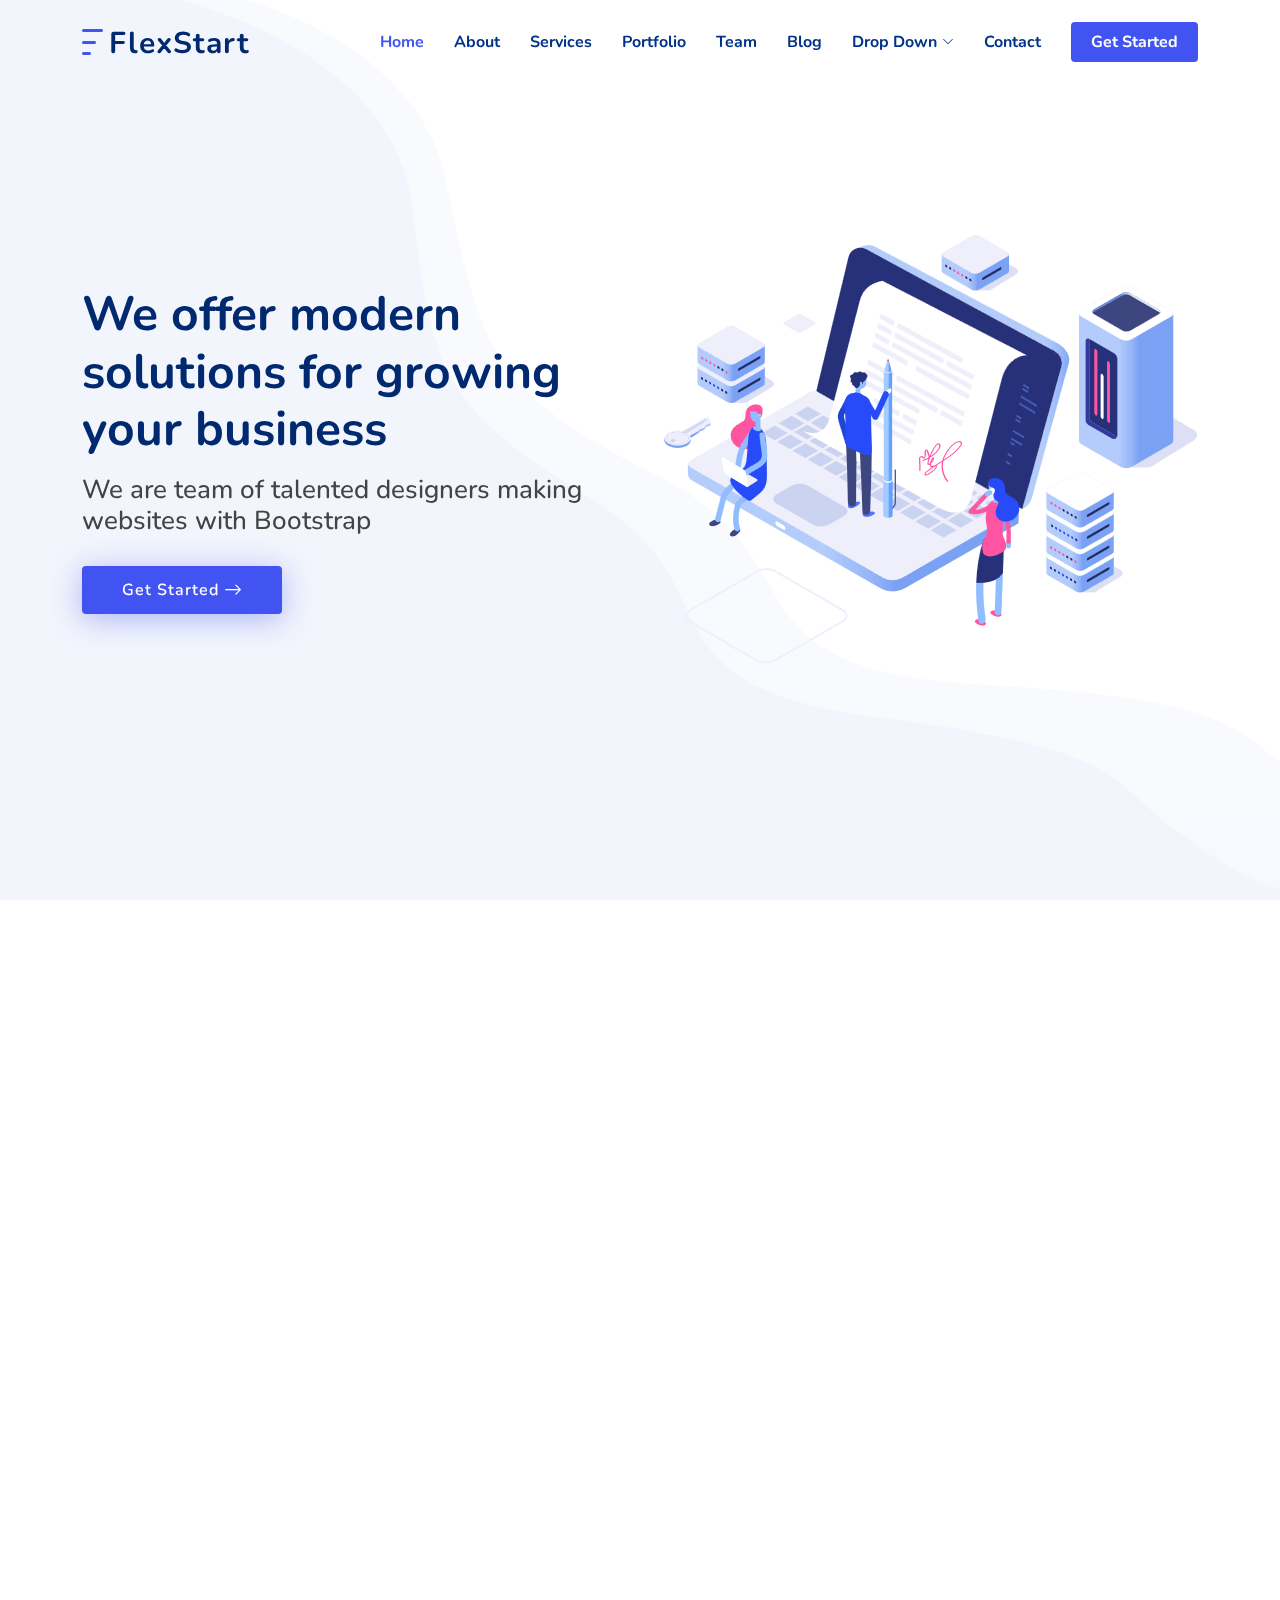
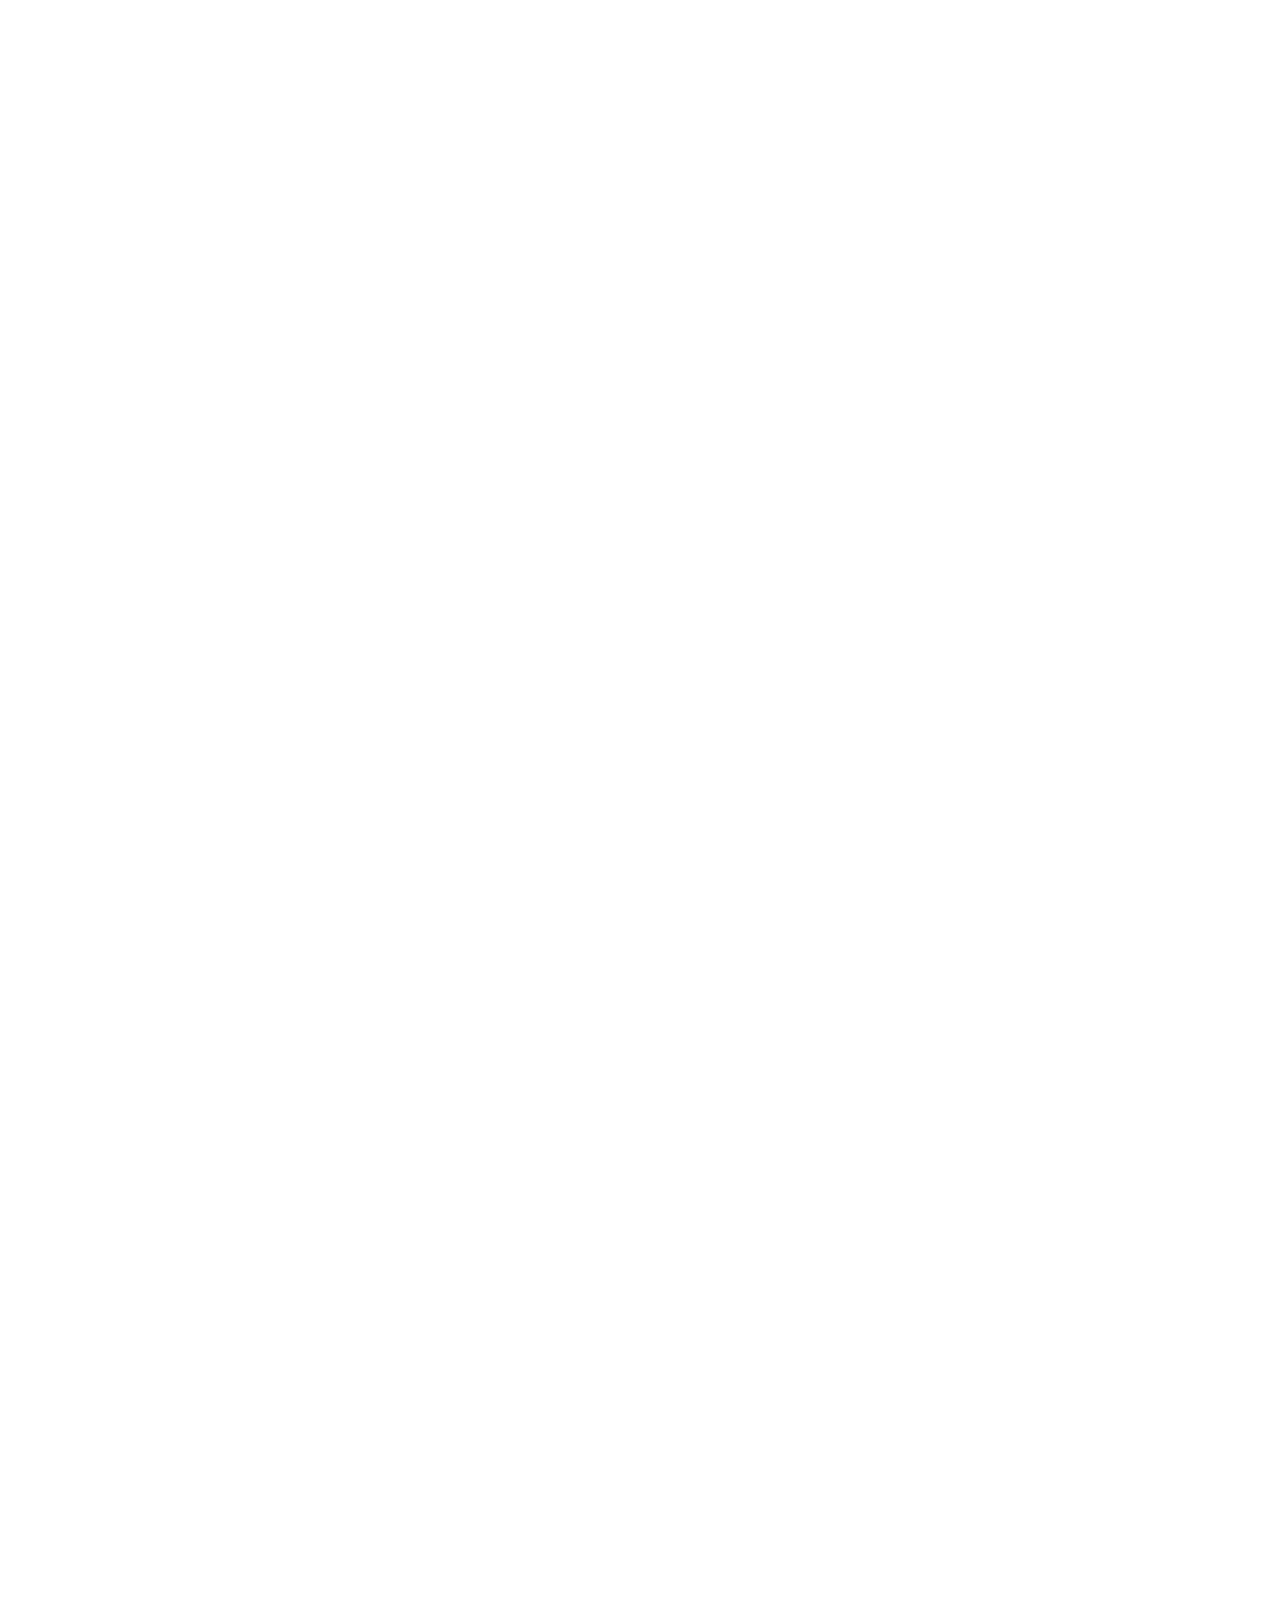
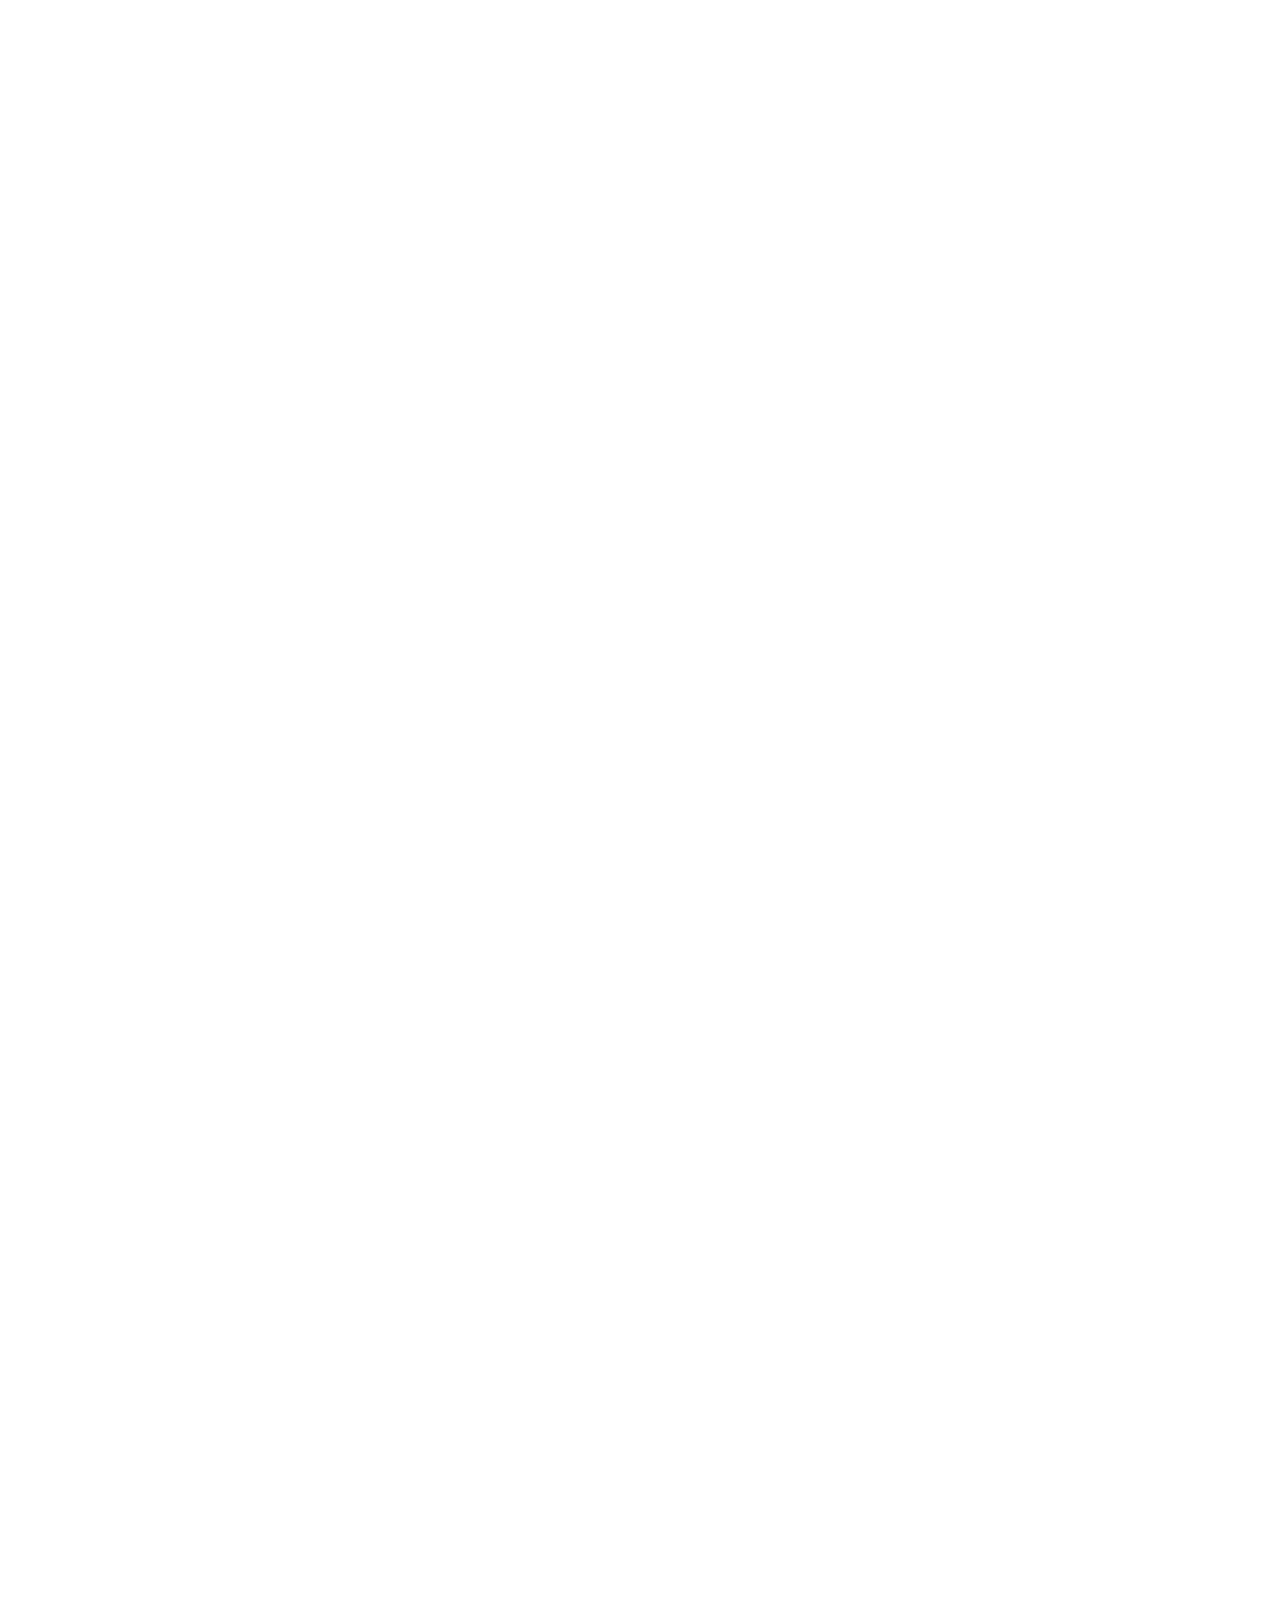
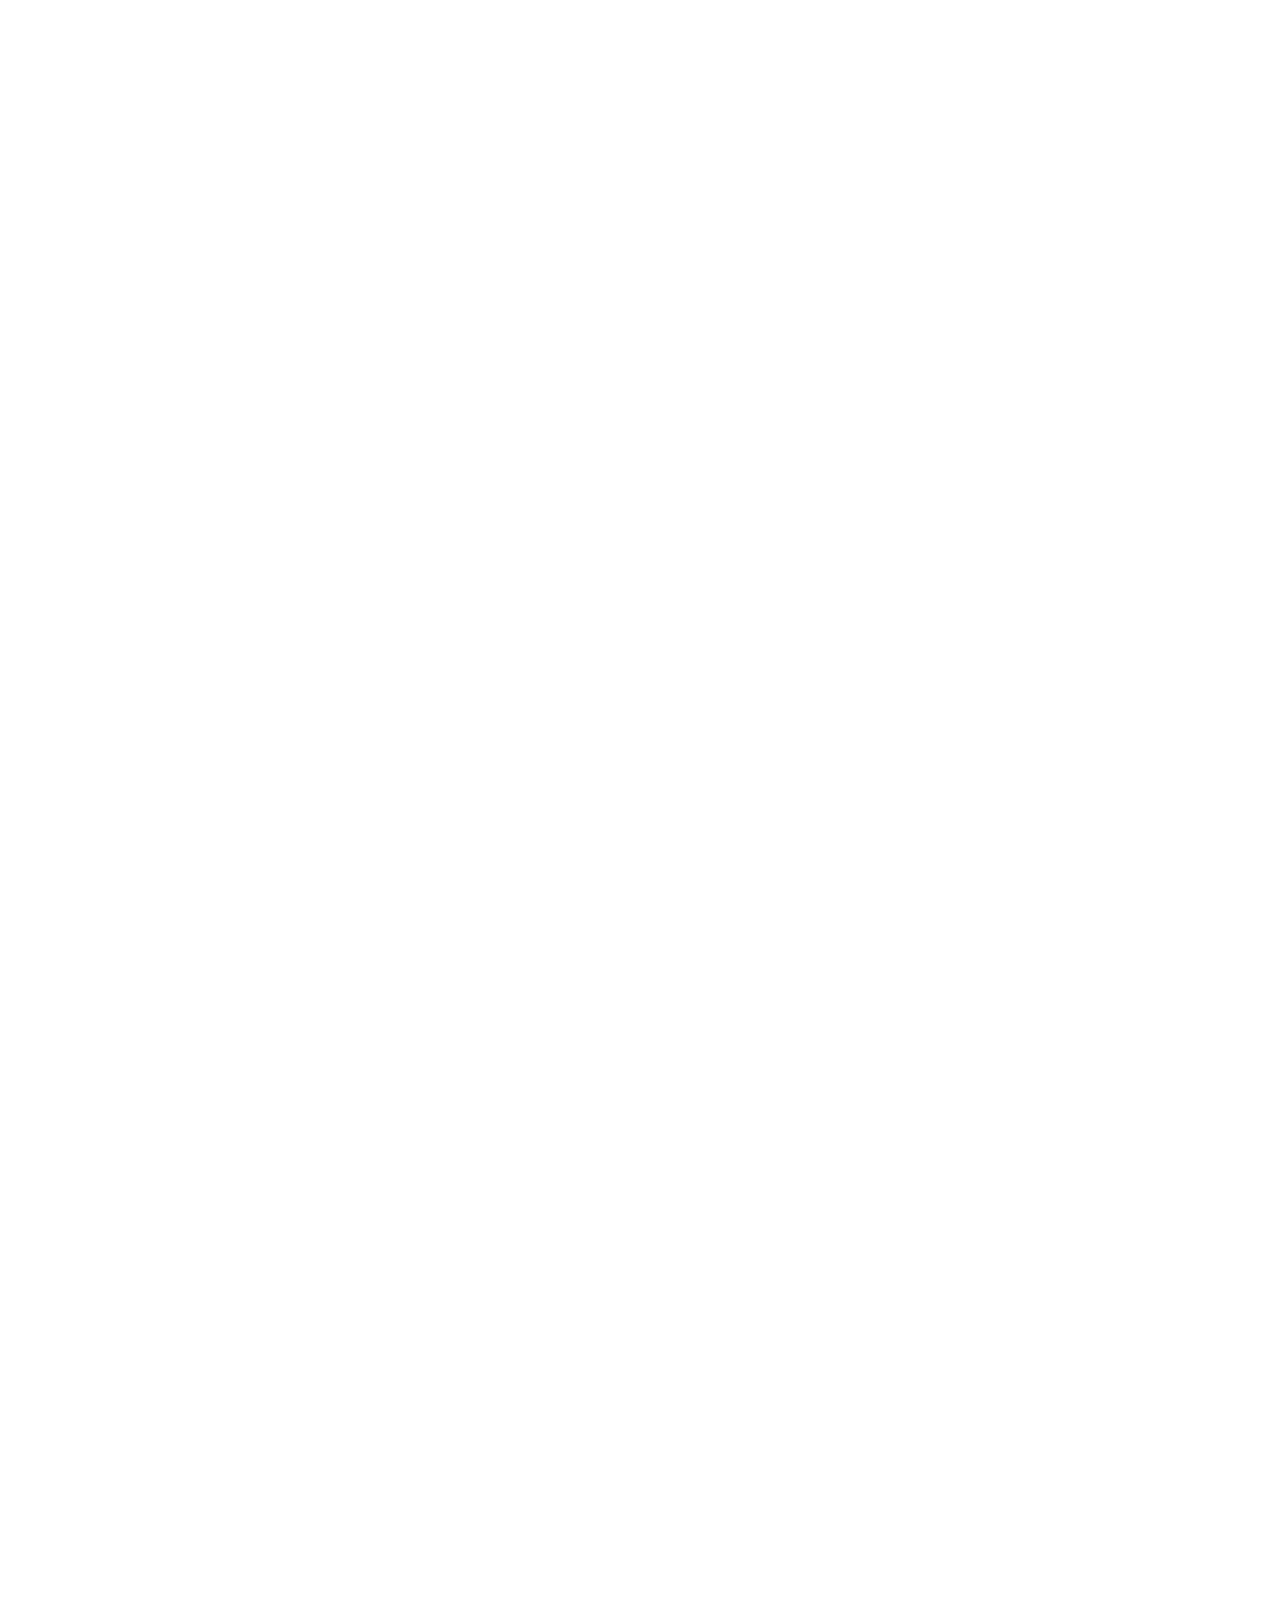
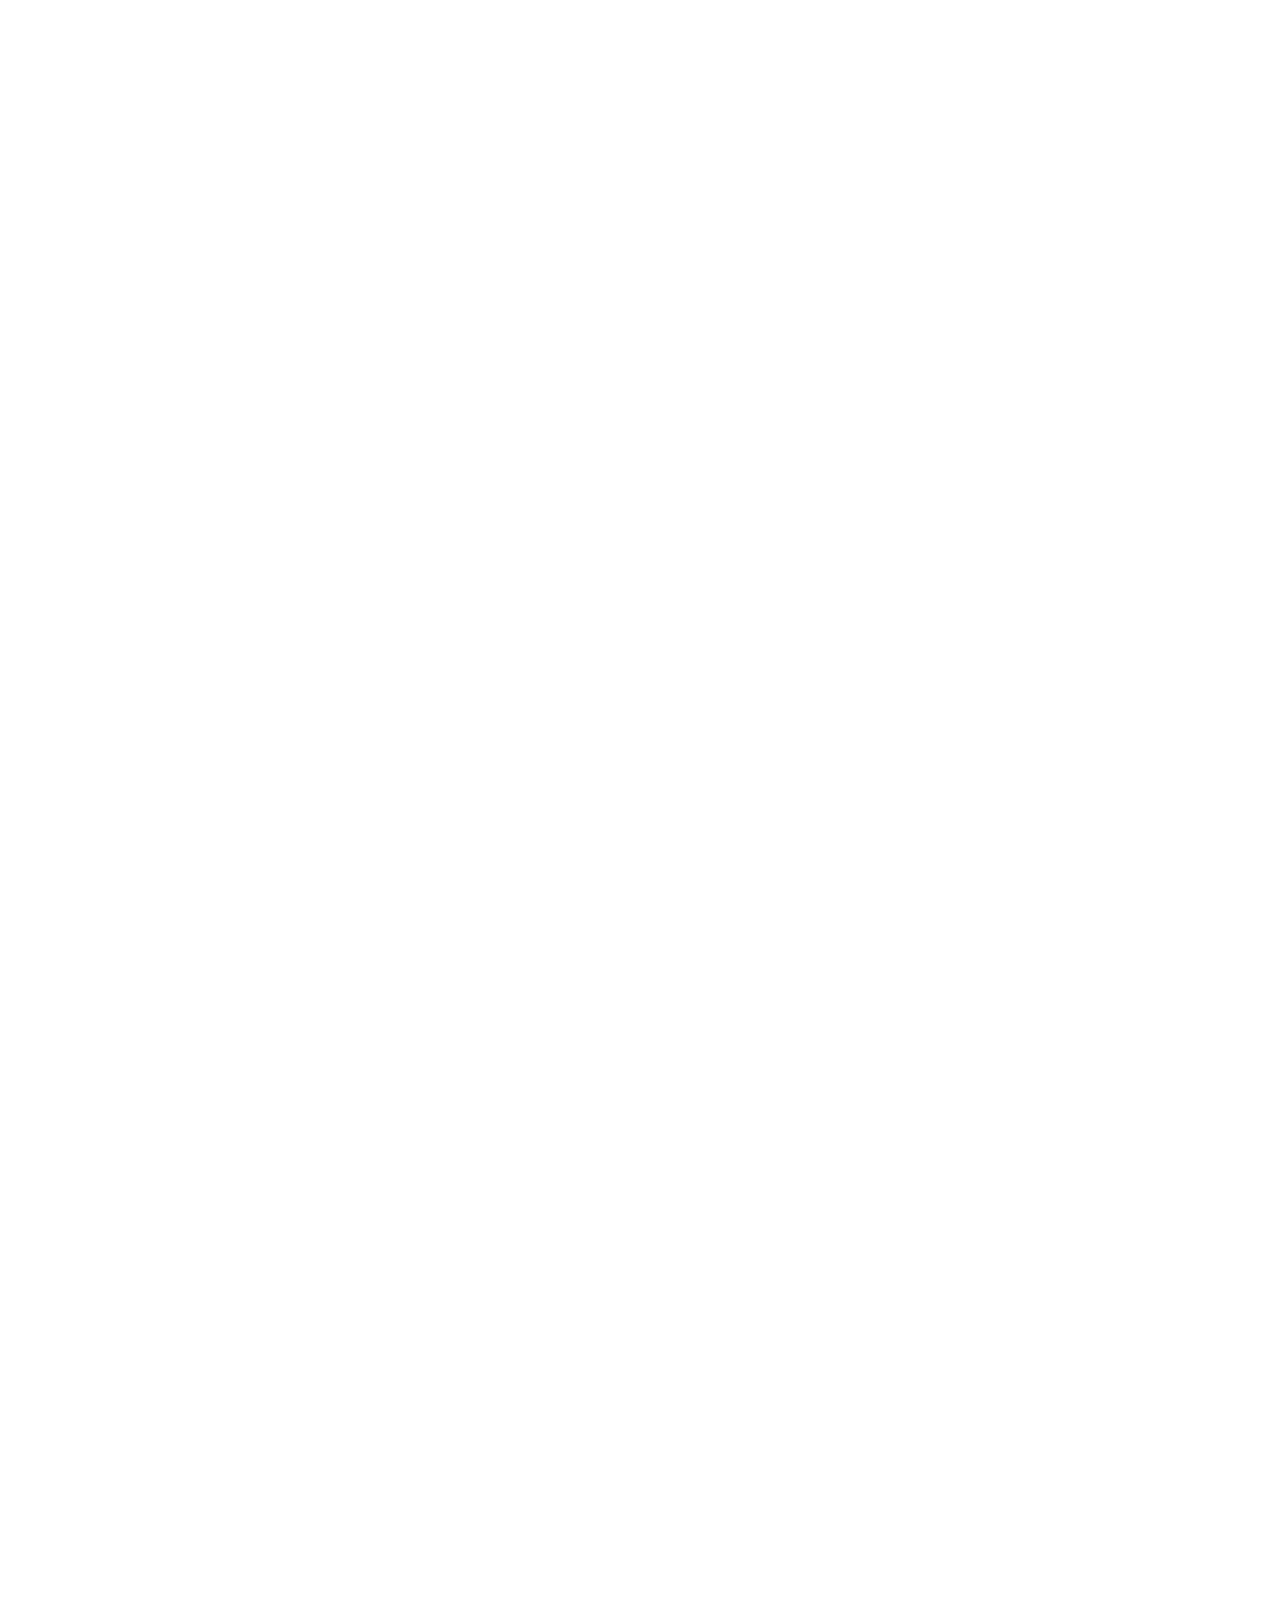
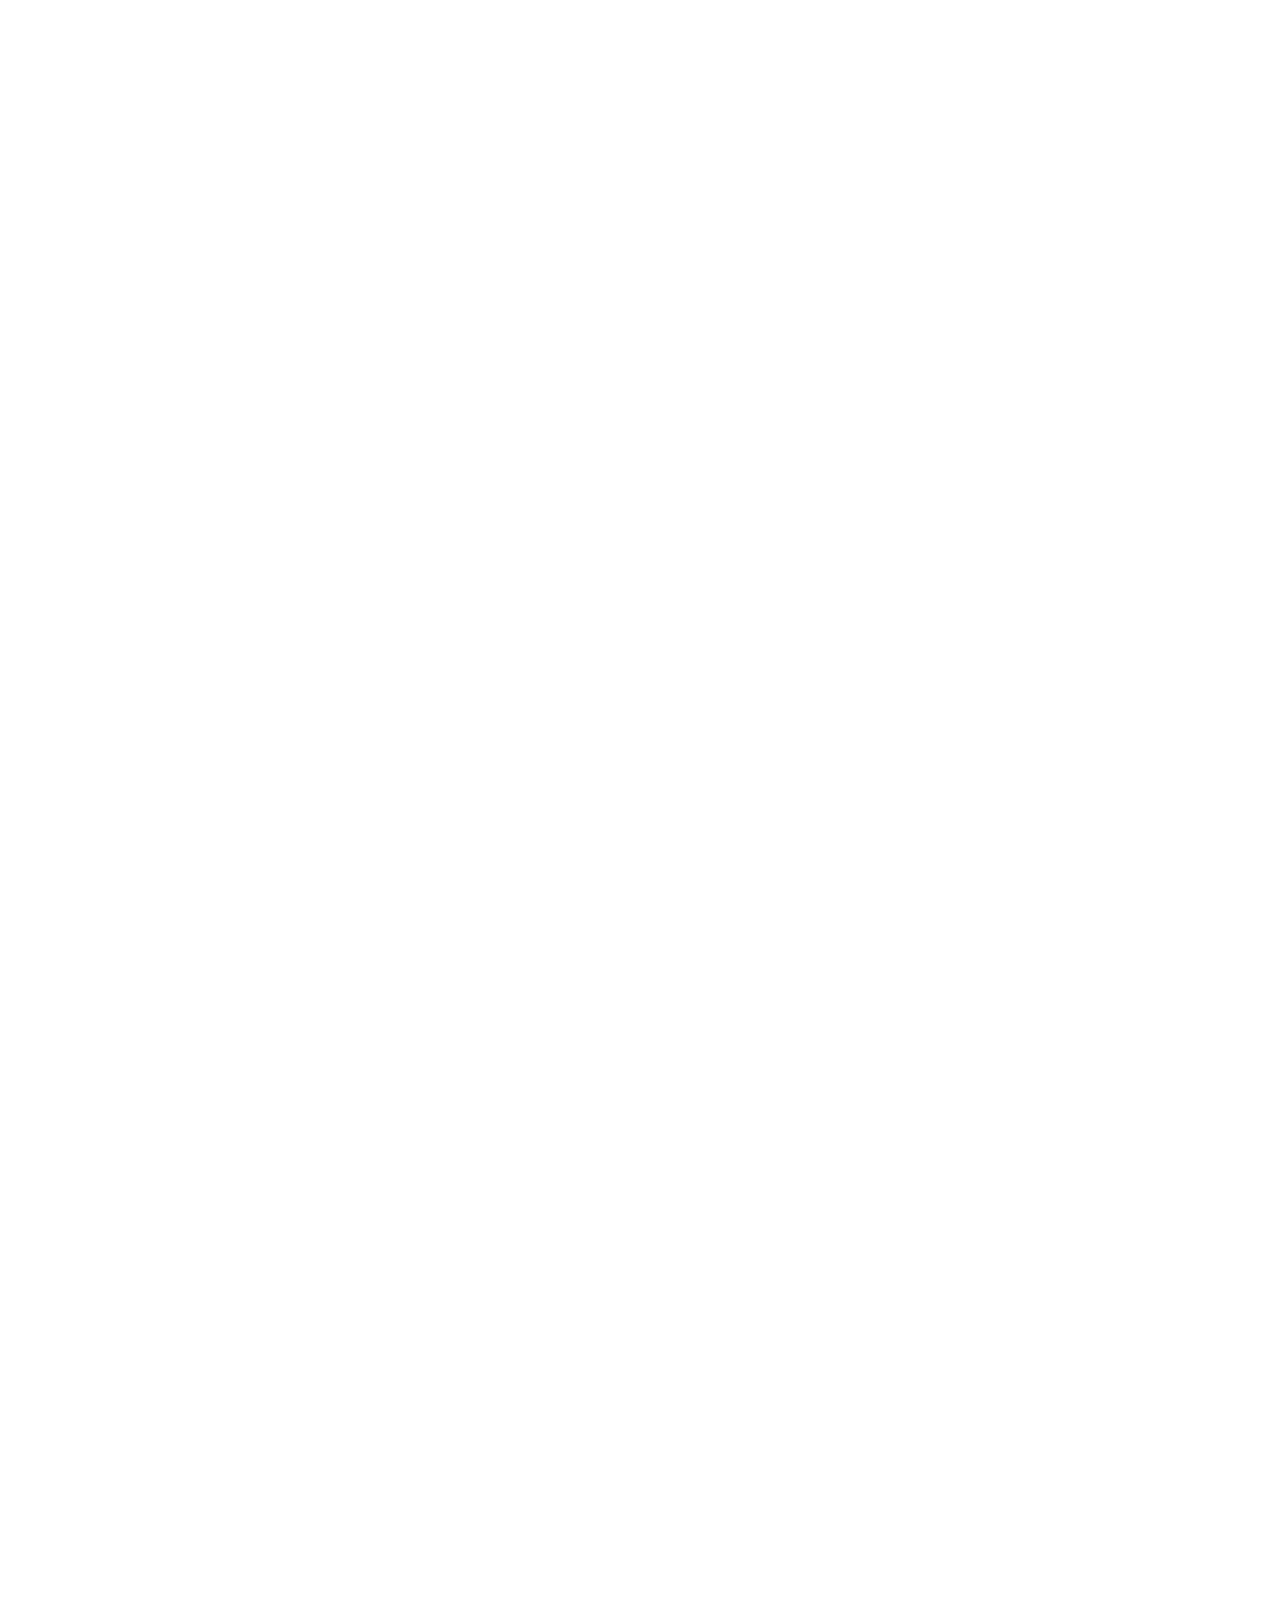
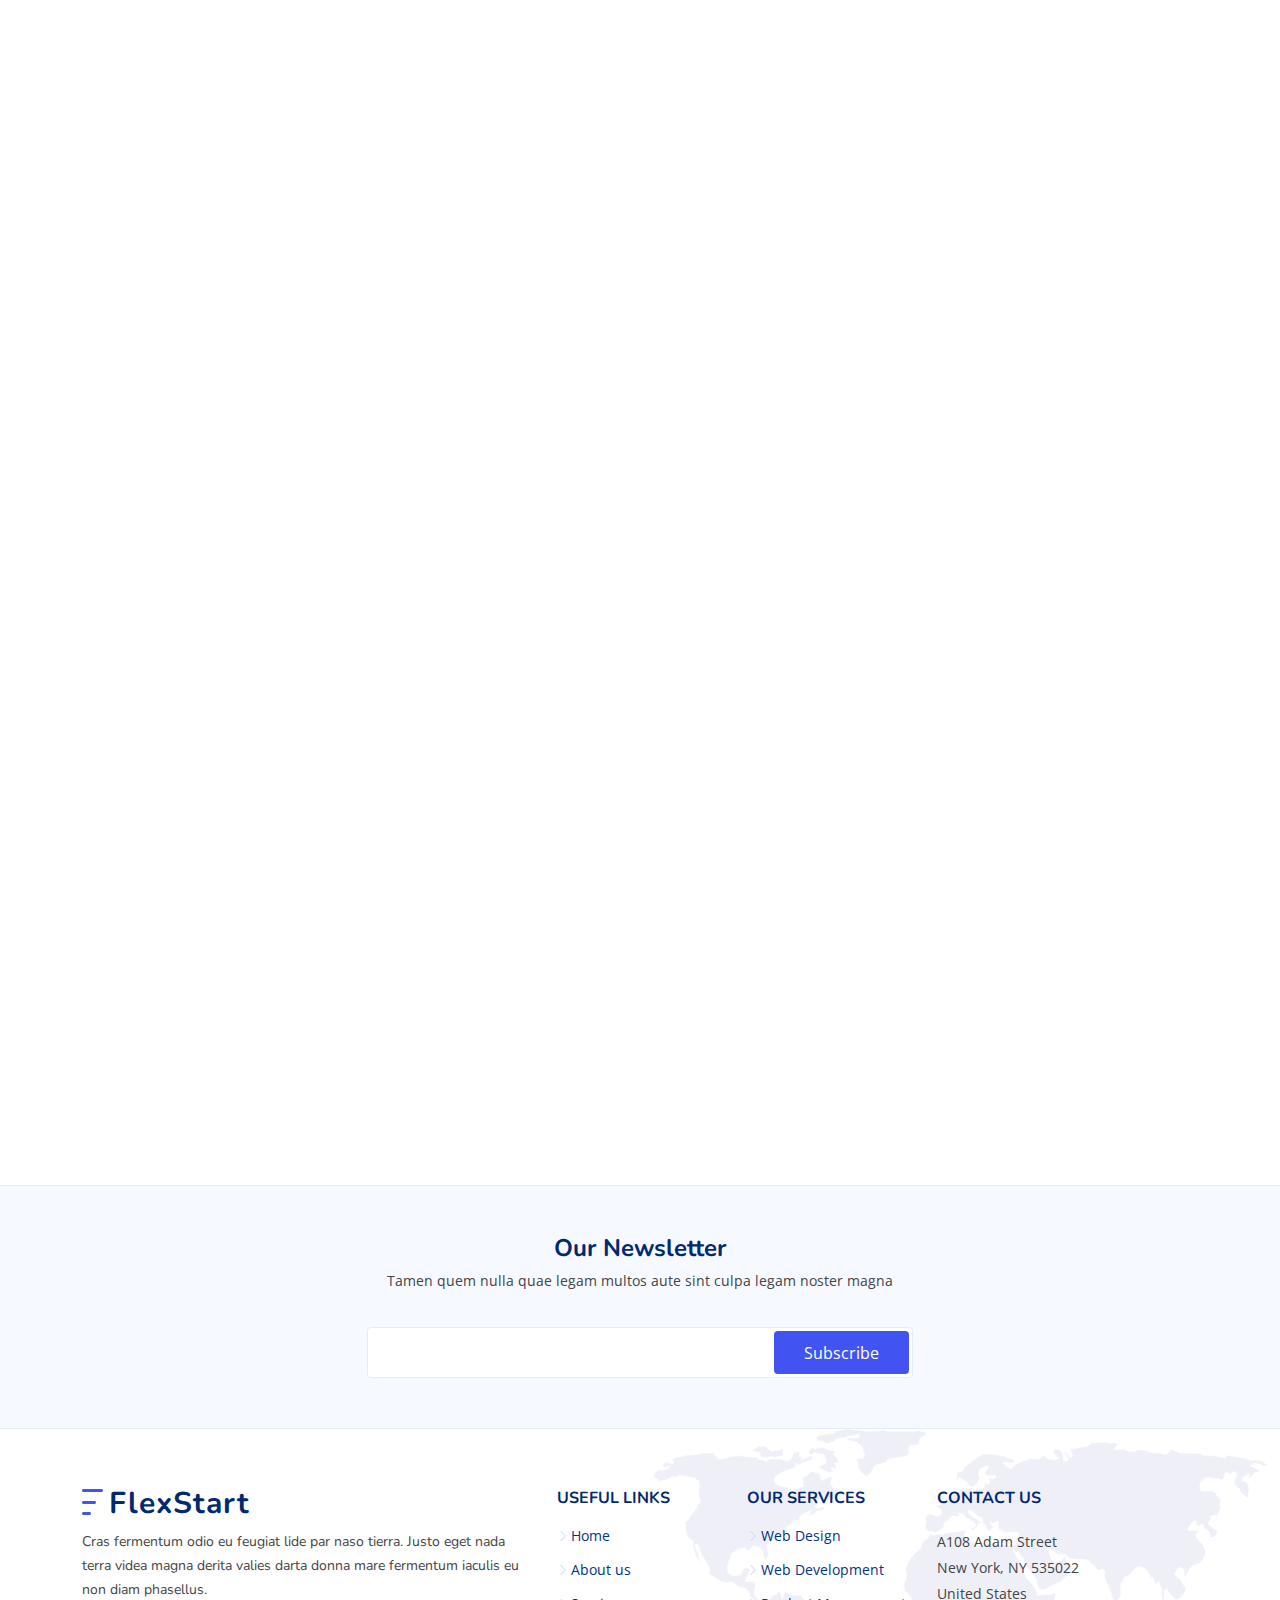
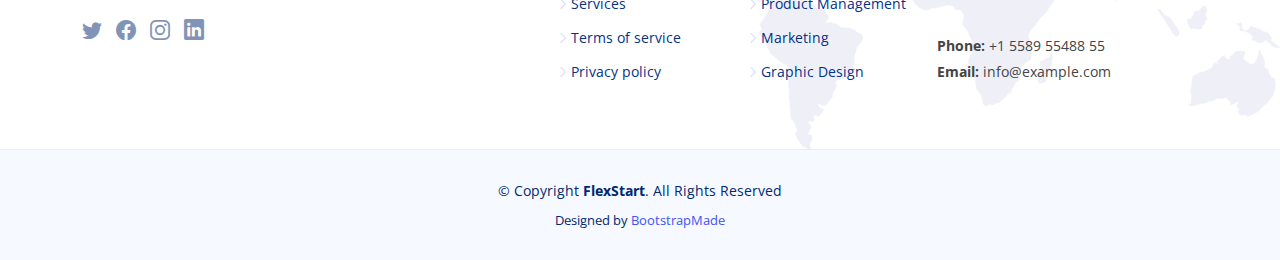
<file: FlexStart/index.html>
<!DOCTYPE html>
<html lang="en">

<head>
  <meta charset="utf-8">
  <meta content="width=device-width, initial-scale=1.0" name="viewport">

  <title>FlexStart Bootstrap Template - Index</title>
  <meta content="" name="description">

  <meta content="" name="keywords">

  <!-- Favicons -->
  <link href="assets/img/favicon.png" rel="icon">
  <link href="assets/img/apple-touch-icon.png" rel="apple-touch-icon">

  <!-- Google Fonts -->
  <link href="https://fonts.googleapis.com/css?family=Open+Sans:300,300i,400,400i,600,600i,700,700i|Nunito:300,300i,400,400i,600,600i,700,700i|Poppins:300,300i,400,400i,500,500i,600,600i,700,700i" rel="stylesheet">

  <!-- Vendor CSS Files -->
  <link href="assets/vendor/bootstrap/css/bootstrap.min.css" rel="stylesheet">
  <link href="assets/vendor/bootstrap-icons/bootstrap-icons.css" rel="stylesheet">
  <link href="assets/vendor/aos/aos.css" rel="stylesheet">
  <link href="assets/vendor/remixicon/remixicon.css" rel="stylesheet">
  <link href="assets/vendor/swiper/swiper-bundle.min.css" rel="stylesheet">
  <link href="assets/vendor/glightbox/css/glightbox.min.css" rel="stylesheet">

  <!-- Template Main CSS File -->
  <link href="assets/css/style.css" rel="stylesheet">

  <!-- =======================================================
  * Template Name: FlexStart - v1.0.0
  * Template URL: https://bootstrapmade.com/flexstart-bootstrap-startup-template/
  * Author: BootstrapMade.com
  * License: https://bootstrapmade.com/license/
  ======================================================== -->
</head>

<body data-bs-spy="scroll" data-bs-target="#navbar" data-bs-offset="100">

  <!-- ======= Header ======= -->
  <header id="header" class="header fixed-top">
    <div class="container-fluid container-xl d-flex align-items-center justify-content-between">

      <a href="index.html" class="logo d-flex align-items-center">
        <img src="assets/img/logo.png" alt="">
        <span>FlexStart</span>
      </a>

      <nav id="navbar" class="navbar">
        <ul>
          <li><a class="nav-link active " href="#">Home</a></li>
          <li><a class="nav-link scrollto" href="#about">About</a></li>
          <li><a class="nav-link scrollto" href="#services">Services</a></li>
          <li><a class="nav-link scrollto" href="#portfolio">Portfolio</a></li>
          <li><a class="nav-link scrollto" href="#team">Team</a></li>
          <li><a href="blog.html">Blog</a></li>
          <li class="dropdown"><a href="#"><span>Drop Down</span> <i class="bi bi-chevron-down"></i></a>
            <ul>
              <li><a href="#">Drop Down 1</a></li>
              <li class="dropdown"><a href="#"><span>Deep Drop Down</span> <i class="bi bi-chevron-right"></i></a>
                <ul>
                  <li><a href="#">Deep Drop Down 1</a></li>
                  <li><a href="#">Deep Drop Down 2</a></li>
                  <li><a href="#">Deep Drop Down 3</a></li>
                  <li><a href="#">Deep Drop Down 4</a></li>
                  <li><a href="#">Deep Drop Down 5</a></li>
                </ul>
              </li>
              <li><a href="#">Drop Down 2</a></li>
              <li><a href="#">Drop Down 3</a></li>
              <li><a href="#">Drop Down 4</a></li>
            </ul>
          </li>
          <li><a class="nav-link scrollto" href="#contact">Contact</a></li>
          <li><a class="getstarted scrollto" href="#about">Get Started</a></li>
        </ul>
        <i class="bi bi-list mobile-nav-toggle"></i>
      </nav><!-- .navbar -->

    </div>
  </header><!-- End Header -->

  <!-- ======= Hero Section ======= -->
  <section id="hero" class="hero d-flex align-items-center">

    <div class="container">
      <div class="row">
        <div class="col-lg-6 d-flex flex-column justify-content-center">
          <h1 data-aos="fade-up">We offer modern solutions for growing your business</h1>
          <h2 data-aos="fade-up" data-aos-delay="400">We are team of talented designers making websites with Bootstrap</h2>
          <div data-aos="fade-up" data-aos-delay="600">
            <div class="text-center text-lg-start">
              <a href="#about" class="btn-get-started scrollto d-inline-flex align-items-center justify-content-center align-self-center">
                <span>Get Started</span>
                <i class="bi bi-arrow-right"></i>
              </a>
            </div>
          </div>
        </div>
        <div class="col-lg-6 hero-img" data-aos="zoom-out" data-aos-delay="200">
          <img src="assets/img/hero-img.png" class="img-fluid" alt="">
        </div>
      </div>
    </div>

  </section><!-- End Hero -->

  <main id="main">
    <!-- ======= About Section ======= -->
    <section id="about" class="about">

      <div class="container" data-aos="fade-up">
        <div class="row gx-0">

          <div class="col-lg-6 d-flex flex-column justify-content-center" data-aos="fade-up" data-aos-delay="200">
            <div class="content">
              <h3>Who We Are</h3>
              <h2>Expedita voluptas omnis cupiditate totam eveniet nobis sint iste. Dolores est repellat corrupti reprehenderit.</h2>
              <p>
                Quisquam vel ut sint cum eos hic dolores aperiam. Sed deserunt et. Inventore et et dolor consequatur itaque ut voluptate sed et. Magnam nam ipsum tenetur suscipit voluptatum nam et est corrupti.
              </p>
              <div class="text-center text-lg-start">
                <a href="#" class="btn-read-more d-inline-flex align-items-center justify-content-center align-self-center">
                  <span>Read More</span>
                  <i class="bi bi-arrow-right"></i>
                </a>
              </div>
            </div>
          </div>

          <div class="col-lg-6 d-flex align-items-center" data-aos="zoom-out" data-aos-delay="200">
            <img src="assets/img/about.jpg" class="img-fluid" alt="">
          </div>

        </div>
      </div>

    </section><!-- End About Section -->

    <!-- ======= Values Section ======= -->
    <section id="values" class="values">

      <div class="container" data-aos="fade-up">

        <header class="section-header">
          <h2>Our Values</h2>
          <p>Odit est perspiciatis laborum et dicta</p>
        </header>

        <div class="row">

          <div class="col-lg-4">
            <div class="box" data-aos="fade-up" data-aos-delay="200">
              <img src="assets/img/values-1.png" class="img-fluid" alt="">
              <h3>Ad cupiditate sed est odio</h3>
              <p>Eum ad dolor et. Autem aut fugiat debitis voluptatem consequuntur sit. Et veritatis id.</p>
            </div>
          </div>

          <div class="col-lg-4 mt-4 mt-lg-0">
            <div class="box" data-aos="fade-up" data-aos-delay="400">
              <img src="assets/img/values-2.png" class="img-fluid" alt="">
              <h3>Voluptatem voluptatum alias</h3>
              <p>Repudiandae amet nihil natus in distinctio suscipit id. Doloremque ducimus ea sit non.</p>
            </div>
          </div>

          <div class="col-lg-4 mt-4 mt-lg-0">
            <div class="box" data-aos="fade-up" data-aos-delay="600">
              <img src="assets/img/values-3.png" class="img-fluid" alt="">
              <h3>Fugit cupiditate alias nobis.</h3>
              <p>Quam rem vitae est autem molestias explicabo debitis sint. Vero aliquid quidem commodi.</p>
            </div>
          </div>

        </div>

      </div>

    </section><!-- End Values Section -->

    <!-- ======= Counts Section ======= -->
    <section id="counts" class="counts">
      <div class="container" data-aos="fade-up">

        <div class="row gy-4">

          <div class="col-lg-3 col-md-6">
            <div class="count-box">
              <i class="bi bi-emoji-smile"></i>
              <div>
                <span data-purecounter-start="0" data-purecounter-end="232" data-purecounter-duration="1" class="purecounter"></span>
                <p>Happy Clients</p>
              </div>
            </div>
          </div>

          <div class="col-lg-3 col-md-6">
            <div class="count-box">
              <i class="bi bi-journal-richtext" style="color: #ee6c20;"></i>
              <div>
                <span data-purecounter-start="0" data-purecounter-end="521" data-purecounter-duration="1" class="purecounter"></span>
                <p>Projects</p>
              </div>
            </div>
          </div>

          <div class="col-lg-3 col-md-6">
            <div class="count-box">
              <i class="bi bi-headset" style="color: #15be56;"></i>
              <div>
                <span data-purecounter-start="0" data-purecounter-end="1463" data-purecounter-duration="1" class="purecounter"></span>
                <p>Hours Of Support</p>
              </div>
            </div>
          </div>

          <div class="col-lg-3 col-md-6">
            <div class="count-box">
              <i class="bi bi-people" style="color: #bb0852;"></i>
              <div>
                <span data-purecounter-start="0" data-purecounter-end="15" data-purecounter-duration="1" class="purecounter"></span>
                <p>Hard Workers</p>
              </div>
            </div>
          </div>

        </div>

      </div>
    </section><!-- End Counts Section -->

    <!-- ======= Features Section ======= -->
    <section id="features" class="features">

      <div class="container" data-aos="fade-up">

        <header class="section-header">
          <h2>Features</h2>
          <p>Laboriosam et omnis fuga quis dolor direda fara</p>
        </header>

        <div class="row">

          <div class="col-lg-6">
            <img src="assets/img/features.png" class="img-fluid" alt="">
          </div>

          <div class="col-lg-6 mt-5 mt-lg-0 d-flex">
            <div class="row align-self-center gy-4">

              <div class="col-md-6" data-aos="zoom-out" data-aos-delay="200">
                <div class="feature-box d-flex align-items-center">
                  <i class="bi bi-check"></i>
                  <h3>Eos aspernatur rem</h3>
                </div>
              </div>

              <div class="col-md-6" data-aos="zoom-out" data-aos-delay="300">
                <div class="feature-box d-flex align-items-center">
                  <i class="bi bi-check"></i>
                  <h3>Facilis neque ipsa</h3>
                </div>
              </div>

              <div class="col-md-6" data-aos="zoom-out" data-aos-delay="400">
                <div class="feature-box d-flex align-items-center">
                  <i class="bi bi-check"></i>
                  <h3>Volup amet voluptas</h3>
                </div>
              </div>

              <div class="col-md-6" data-aos="zoom-out" data-aos-delay="500">
                <div class="feature-box d-flex align-items-center">
                  <i class="bi bi-check"></i>
                  <h3>Rerum omnis sint</h3>
                </div>
              </div>

              <div class="col-md-6" data-aos="zoom-out" data-aos-delay="600">
                <div class="feature-box d-flex align-items-center">
                  <i class="bi bi-check"></i>
                  <h3>Alias possimus</h3>
                </div>
              </div>

              <div class="col-md-6" data-aos="zoom-out" data-aos-delay="700">
                <div class="feature-box d-flex align-items-center">
                  <i class="bi bi-check"></i>
                  <h3>Repellendus mollitia</h3>
                </div>
              </div>

            </div>
          </div>

        </div> <!-- / row -->

        <!-- Feature Tabs -->
        <div class="row feture-tabs" data-aos="fade-up">
          <div class="col-lg-6">
            <h3>Neque officiis dolore maiores et exercitationem quae est seda lidera pat claero</h3>

            <!-- Tabs -->
            <ul class="nav nav-pills mb-3">
              <li>
                <a class="nav-link active" data-bs-toggle="pill" href="#tab1">Saepe fuga</a>
              </li>
              <li>
                <a class="nav-link" data-bs-toggle="pill" href="#tab2">Voluptates</a>
              </li>
              <li>
                <a class="nav-link" data-bs-toggle="pill" href="#tab3">Corrupti</a>
              </li>
            </ul><!-- End Tabs -->

            <!-- Tab Content -->
            <div class="tab-content">

              <div class="tab-pane fade show active" id="tab1">
                <p>Consequuntur inventore voluptates consequatur aut vel et. Eos doloribus expedita. Sapiente atque consequatur minima nihil quae aspernatur quo suscipit voluptatem.</p>
                <div class="d-flex align-items-center mb-2">
                  <i class="bi bi-check2"></i>
                  <h4>Repudiandae rerum velit modi et officia quasi facilis</h4>
                </div>
                <p>Laborum omnis voluptates voluptas qui sit aliquam blanditiis. Sapiente minima commodi dolorum non eveniet magni quaerat nemo et.</p>
                <div class="d-flex align-items-center mb-2">
                  <i class="bi bi-check2"></i>
                  <h4>Incidunt non veritatis illum ea ut nisi</h4>
                </div>
                <p>Non quod totam minus repellendus autem sint velit. Rerum debitis facere soluta tenetur. Iure molestiae assumenda sunt qui inventore eligendi voluptates nisi at. Dolorem quo tempora. Quia et perferendis.</p>
              </div><!-- End Tab 1 Content -->

              <div class="tab-pane fade show" id="tab2">
                <p>Consequuntur inventore voluptates consequatur aut vel et. Eos doloribus expedita. Sapiente atque consequatur minima nihil quae aspernatur quo suscipit voluptatem.</p>
                <div class="d-flex align-items-center mb-2">
                  <i class="bi bi-check2"></i>
                  <h4>Repudiandae rerum velit modi et officia quasi facilis</h4>
                </div>
                <p>Laborum omnis voluptates voluptas qui sit aliquam blanditiis. Sapiente minima commodi dolorum non eveniet magni quaerat nemo et.</p>
                <div class="d-flex align-items-center mb-2">
                  <i class="bi bi-check2"></i>
                  <h4>Incidunt non veritatis illum ea ut nisi</h4>
                </div>
                <p>Non quod totam minus repellendus autem sint velit. Rerum debitis facere soluta tenetur. Iure molestiae assumenda sunt qui inventore eligendi voluptates nisi at. Dolorem quo tempora. Quia et perferendis.</p>
              </div><!-- End Tab 2 Content -->

              <div class="tab-pane fade show" id="tab3">
                <p>Consequuntur inventore voluptates consequatur aut vel et. Eos doloribus expedita. Sapiente atque consequatur minima nihil quae aspernatur quo suscipit voluptatem.</p>
                <div class="d-flex align-items-center mb-2">
                  <i class="bi bi-check2"></i>
                  <h4>Repudiandae rerum velit modi et officia quasi facilis</h4>
                </div>
                <p>Laborum omnis voluptates voluptas qui sit aliquam blanditiis. Sapiente minima commodi dolorum non eveniet magni quaerat nemo et.</p>
                <div class="d-flex align-items-center mb-2">
                  <i class="bi bi-check2"></i>
                  <h4>Incidunt non veritatis illum ea ut nisi</h4>
                </div>
                <p>Non quod totam minus repellendus autem sint velit. Rerum debitis facere soluta tenetur. Iure molestiae assumenda sunt qui inventore eligendi voluptates nisi at. Dolorem quo tempora. Quia et perferendis.</p>
              </div><!-- End Tab 3 Content -->

            </div>

          </div>

          <div class="col-lg-6">
            <img src="assets/img/features-2.png" class="img-fluid" alt="">
          </div>

        </div><!-- End Feature Tabs -->

        <!-- Feature Icons -->
        <div class="row feature-icons" data-aos="fade-up">
          <h3>Ratione mollitia eos ab laudantium rerum beatae quo</h3>

          <div class="row">

            <div class="col-xl-4 text-center" data-aos="fade-right" data-aos-delay="100">
              <img src="assets/img/features-3.png" class="img-fluid p-4" alt="">
            </div>

            <div class="col-xl-8 d-flex content">
              <div class="row align-self-center gy-4">

                <div class="col-md-6 icon-box" data-aos="fade-up">
                  <i class="ri-line-chart-line"></i>
                  <div>
                    <h4>Corporis voluptates sit</h4>
                    <p>Consequuntur sunt aut quasi enim aliquam quae harum pariatur laboris nisi ut aliquip</p>
                  </div>
                </div>

                <div class="col-md-6 icon-box" data-aos="fade-up" data-aos-delay="100">
                  <i class="ri-stack-line"></i>
                  <div>
                    <h4>Ullamco laboris nisi</h4>
                    <p>Excepteur sint occaecat cupidatat non proident, sunt in culpa qui officia deserunt</p>
                  </div>
                </div>

                <div class="col-md-6 icon-box" data-aos="fade-up" data-aos-delay="200">
                  <i class="ri-brush-4-line"></i>
                  <div>
                    <h4>Labore consequatur</h4>
                    <p>Aut suscipit aut cum nemo deleniti aut omnis. Doloribus ut maiores omnis facere</p>
                  </div>
                </div>

                <div class="col-md-6 icon-box" data-aos="fade-up" data-aos-delay="300">
                  <i class="ri-magic-line"></i>
                  <div>
                    <h4>Beatae veritatis</h4>
                    <p>Expedita veritatis consequuntur nihil tempore laudantium vitae denat pacta</p>
                  </div>
                </div>

                <div class="col-md-6 icon-box" data-aos="fade-up" data-aos-delay="400">
                  <i class="ri-command-line"></i>
                  <div>
                    <h4>Molestiae dolor</h4>
                    <p>Et fuga et deserunt et enim. Dolorem architecto ratione tensa raptor marte</p>
                  </div>
                </div>

                <div class="col-md-6 icon-box" data-aos="fade-up" data-aos-delay="500">
                  <i class="ri-radar-line"></i>
                  <div>
                    <h4>Explicabo consectetur</h4>
                    <p>Est autem dicta beatae suscipit. Sint veritatis et sit quasi ab aut inventore</p>
                  </div>
                </div>

              </div>
            </div>

          </div>

        </div><!-- End Feature Icons -->

      </div>

    </section><!-- End Features Section -->

    <!-- ======= Services Section ======= -->
    <section id="services" class="services">

      <div class="container" data-aos="fade-up">

        <header class="section-header">
          <h2>Services</h2>
          <p>Veritatis et dolores facere numquam et praesentium</p>
        </header>

        <div class="row gy-4">

          <div class="col-lg-4 col-md-6" data-aos="fade-up" data-aos-delay="200">
            <div class="service-box blue">
              <i class="ri-discuss-line icon"></i>
              <h3>Nesciunt Mete</h3>
              <p>Provident nihil minus qui consequatur non omnis maiores. Eos accusantium minus dolores iure perferendis tempore et consequatur.</p>
              <a href="#" class="read-more"><span>Read More</span> <i class="bi bi-arrow-right"></i></a>
            </div>
          </div>

          <div class="col-lg-4 col-md-6" data-aos="fade-up" data-aos-delay="300">
            <div class="service-box orange">
              <i class="ri-discuss-line icon"></i>
              <h3>Eosle Commodi</h3>
              <p>Ut autem aut autem non a. Sint sint sit facilis nam iusto sint. Libero corrupti neque eum hic non ut nesciunt dolorem.</p>
              <a href="#" class="read-more"><span>Read More</span> <i class="bi bi-arrow-right"></i></a>
            </div>
          </div>

          <div class="col-lg-4 col-md-6" data-aos="fade-up" data-aos-delay="400">
            <div class="service-box green">
              <i class="ri-discuss-line icon"></i>
              <h3>Ledo Markt</h3>
              <p>Ut excepturi voluptatem nisi sed. Quidem fuga consequatur. Minus ea aut. Vel qui id voluptas adipisci eos earum corrupti.</p>
              <a href="#" class="read-more"><span>Read More</span> <i class="bi bi-arrow-right"></i></a>
            </div>
          </div>

          <div class="col-lg-4 col-md-6" data-aos="fade-up" data-aos-delay="500">
            <div class="service-box red">
              <i class="ri-discuss-line icon"></i>
              <h3>Asperiores Commodi</h3>
              <p>Non et temporibus minus omnis sed dolor esse consequatur. Cupiditate sed error ea fuga sit provident adipisci neque.</p>
              <a href="#" class="read-more"><span>Read More</span> <i class="bi bi-arrow-right"></i></a>
            </div>
          </div>

          <div class="col-lg-4 col-md-6" data-aos="fade-up" data-aos-delay="600">
            <div class="service-box purple">
              <i class="ri-discuss-line icon"></i>
              <h3>Velit Doloremque.</h3>
              <p>Cumque et suscipit saepe. Est maiores autem enim facilis ut aut ipsam corporis aut. Sed animi at autem alias eius labore.</p>
              <a href="#" class="read-more"><span>Read More</span> <i class="bi bi-arrow-right"></i></a>
            </div>
          </div>

          <div class="col-lg-4 col-md-6" data-aos="fade-up" data-aos-delay="700">
            <div class="service-box pink">
              <i class="ri-discuss-line icon"></i>
              <h3>Dolori Architecto</h3>
              <p>Hic molestias ea quibusdam eos. Fugiat enim doloremque aut neque non et debitis iure. Corrupti recusandae ducimus enim.</p>
              <a href="#" class="read-more"><span>Read More</span> <i class="bi bi-arrow-right"></i></a>
            </div>
          </div>

        </div>

      </div>

    </section><!-- End Services Section -->

    <!-- ======= Pricing Section ======= -->
    <section id="pricing" class="pricing">

      <div class="container" data-aos="fade-up">

        <header class="section-header">
          <h2>Pricing</h2>
          <p>Check our Pricing</p>
        </header>

        <div class="row gy-4" data-aos="fade-left">

          <div class="col-lg-3 col-md-6" data-aos="zoom-in" data-aos-delay="100">
            <div class="box">
              <h3 style="color: #07d5c0;">Free Plan</h3>
              <div class="price"><sup>$</sup>0<span> / mo</span></div>
              <img src="assets/img/pricing-free.png" class="img-fluid" alt="">
              <ul>
                <li>Aida dere</li>
                <li>Nec feugiat nisl</li>
                <li>Nulla at volutpat dola</li>
                <li class="na">Pharetra massa</li>
                <li class="na">Massa ultricies mi</li>
              </ul>
              <a href="#" class="btn-buy">Buy Now</a>
            </div>
          </div>

          <div class="col-lg-3 col-md-6" data-aos="zoom-in" data-aos-delay="200">
            <div class="box">
              <span class="featured">Featured</span>
              <h3 style="color: #65c600;">Starter Plan</h3>
              <div class="price"><sup>$</sup>19<span> / mo</span></div>
              <img src="assets/img/pricing-starter.png" class="img-fluid" alt="">
              <ul>
                <li>Aida dere</li>
                <li>Nec feugiat nisl</li>
                <li>Nulla at volutpat dola</li>
                <li>Pharetra massa</li>
                <li class="na">Massa ultricies mi</li>
              </ul>
              <a href="#" class="btn-buy">Buy Now</a>
            </div>
          </div>

          <div class="col-lg-3 col-md-6" data-aos="zoom-in" data-aos-delay="300">
            <div class="box">
              <h3 style="color: #ff901c;">Business Plan</h3>
              <div class="price"><sup>$</sup>29<span> / mo</span></div>
              <img src="assets/img/pricing-business.png" class="img-fluid" alt="">
              <ul>
                <li>Aida dere</li>
                <li>Nec feugiat nisl</li>
                <li>Nulla at volutpat dola</li>
                <li>Pharetra massa</li>
                <li>Massa ultricies mi</li>
              </ul>
              <a href="#" class="btn-buy">Buy Now</a>
            </div>
          </div>

          <div class="col-lg-3 col-md-6" data-aos="zoom-in" data-aos-delay="400">
            <div class="box">
              <h3 style="color: #ff0071;">Ultimate Plan</h3>
              <div class="price"><sup>$</sup>49<span> / mo</span></div>
              <img src="assets/img/pricing-ultimate.png" class="img-fluid" alt="">
              <ul>
                <li>Aida dere</li>
                <li>Nec feugiat nisl</li>
                <li>Nulla at volutpat dola</li>
                <li>Pharetra massa</li>
                <li>Massa ultricies mi</li>
              </ul>
              <a href="#" class="btn-buy">Buy Now</a>
            </div>
          </div>

        </div>

      </div>

    </section><!-- End Pricing Section -->

    <!-- ======= F.A.Q Section ======= -->
    <section id="faq" class="faq">

      <div class="container" data-aos="fade-up">

        <header class="section-header">
          <h2>F.A.Q</h2>
          <p>Frequently Asked Questions</p>
        </header>

        <div class="row">
          <div class="col-lg-6">
            <!-- F.A.Q List 1-->
            <div class="accordion accordion-flush" id="faqlist1">
              <div class="accordion-item">
                <h2 class="accordion-header">
                  <button class="accordion-button collapsed" type="button" data-bs-toggle="collapse" data-bs-target="#faq-content-1">
                    Non consectetur a erat nam at lectus urna duis?
                  </button>
                </h2>
                <div id="faq-content-1" class="accordion-collapse collapse" data-bs-parent="#faqlist1">
                  <div class="accordion-body">
                    Feugiat pretium nibh ipsum consequat. Tempus iaculis urna id volutpat lacus laoreet non curabitur gravida. Venenatis lectus magna fringilla urna porttitor rhoncus dolor purus non.
                  </div>
                </div>
              </div>

              <div class="accordion-item">
                <h2 class="accordion-header">
                  <button class="accordion-button collapsed" type="button" data-bs-toggle="collapse" data-bs-target="#faq-content-2">
                    Feugiat scelerisque varius morbi enim nunc faucibus a pellentesque?
                  </button>
                </h2>
                <div id="faq-content-2" class="accordion-collapse collapse" data-bs-parent="#faqlist1">
                  <div class="accordion-body">
                    Dolor sit amet consectetur adipiscing elit pellentesque habitant morbi. Id interdum velit laoreet id donec ultrices. Fringilla phasellus faucibus scelerisque eleifend donec pretium. Est pellentesque elit ullamcorper dignissim. Mauris ultrices eros in cursus turpis massa tincidunt dui.
                  </div>
                </div>
              </div>

              <div class="accordion-item">
                <h2 class="accordion-header">
                  <button class="accordion-button collapsed" type="button" data-bs-toggle="collapse" data-bs-target="#faq-content-3">
                    Dolor sit amet consectetur adipiscing elit pellentesque habitant morbi?
                  </button>
                </h2>
                <div id="faq-content-3" class="accordion-collapse collapse" data-bs-parent="#faqlist1">
                  <div class="accordion-body">
                    Eleifend mi in nulla posuere sollicitudin aliquam ultrices sagittis orci. Faucibus pulvinar elementum integer enim. Sem nulla pharetra diam sit amet nisl suscipit. Rutrum tellus pellentesque eu tincidunt. Lectus urna duis convallis convallis tellus. Urna molestie at elementum eu facilisis sed odio morbi quis
                  </div>
                </div>
              </div>

            </div>
          </div>

          <div class="col-lg-6">

            <!-- F.A.Q List 2-->
            <div class="accordion accordion-flush" id="faqlist2">

              <div class="accordion-item">
                <h2 class="accordion-header">
                  <button class="accordion-button collapsed" type="button" data-bs-toggle="collapse" data-bs-target="#faq2-content-1">
                    Ac odio tempor orci dapibus. Aliquam eleifend mi in nulla?
                  </button>
                </h2>
                <div id="faq2-content-1" class="accordion-collapse collapse" data-bs-parent="#faqlist2">
                  <div class="accordion-body">
                    Dolor sit amet consectetur adipiscing elit pellentesque habitant morbi. Id interdum velit laoreet id donec ultrices. Fringilla phasellus faucibus scelerisque eleifend donec pretium. Est pellentesque elit ullamcorper dignissim. Mauris ultrices eros in cursus turpis massa tincidunt dui.
                  </div>
                </div>
              </div>

              <div class="accordion-item">
                <h2 class="accordion-header">
                  <button class="accordion-button collapsed" type="button" data-bs-toggle="collapse" data-bs-target="#faq2-content-2">
                    Tempus quam pellentesque nec nam aliquam sem et tortor consequat?
                  </button>
                </h2>
                <div id="faq2-content-2" class="accordion-collapse collapse" data-bs-parent="#faqlist2">
                  <div class="accordion-body">
                    Molestie a iaculis at erat pellentesque adipiscing commodo. Dignissim suspendisse in est ante in. Nunc vel risus commodo viverra maecenas accumsan. Sit amet nisl suscipit adipiscing bibendum est. Purus gravida quis blandit turpis cursus in
                  </div>
                </div>
              </div>

              <div class="accordion-item">
                <h2 class="accordion-header">
                  <button class="accordion-button collapsed" type="button" data-bs-toggle="collapse" data-bs-target="#faq2-content-3">
                    Varius vel pharetra vel turpis nunc eget lorem dolor?
                  </button>
                </h2>
                <div id="faq2-content-3" class="accordion-collapse collapse" data-bs-parent="#faqlist2">
                  <div class="accordion-body">
                    Laoreet sit amet cursus sit amet dictum sit amet justo. Mauris vitae ultricies leo integer malesuada nunc vel. Tincidunt eget nullam non nisi est sit amet. Turpis nunc eget lorem dolor sed. Ut venenatis tellus in metus vulputate eu scelerisque. Pellentesque diam volutpat commodo sed egestas egestas fringilla phasellus faucibus. Nibh tellus molestie nunc non blandit massa enim nec.
                  </div>
                </div>
              </div>

            </div>
          </div>

        </div>

      </div>

    </section><!-- End F.A.Q Section -->

    <!-- ======= Portfolio Section ======= -->
    <section id="portfolio" class="portfolio">

      <div class="container" data-aos="fade-up">

        <header class="section-header">
          <h2>Portfolio</h2>
          <p>Check our latest work</p>
        </header>

        <div class="row" data-aos="fade-up" data-aos-delay="100">
          <div class="col-lg-12 d-flex justify-content-center">
            <ul id="portfolio-flters">
              <li data-filter="*" class="filter-active">All</li>
              <li data-filter=".filter-app">App</li>
              <li data-filter=".filter-card">Card</li>
              <li data-filter=".filter-web">Web</li>
            </ul>
          </div>
        </div>

        <div class="row gy-4 portfolio-container" data-aos="fade-up" data-aos-delay="200">

          <div class="col-lg-4 col-md-6 portfolio-item filter-app">
            <div class="portfolio-wrap">
              <img src="assets/img/portfolio/portfolio-1.jpg" class="img-fluid" alt="">
              <div class="portfolio-info">
                <h4>App 1</h4>
                <p>App</p>
                <div class="portfolio-links">
                  <a href="assets/img/portfolio/portfolio-1.jpg" data-gallery="portfolioGallery" class="portfokio-lightbox" title="App 1"><i class="bi bi-plus"></i></a>
                  <a href="portfolio-details.html" title="More Details"><i class="bi bi-link"></i></a>
                </div>
              </div>
            </div>
          </div>

          <div class="col-lg-4 col-md-6 portfolio-item filter-web">
            <div class="portfolio-wrap">
              <img src="assets/img/portfolio/portfolio-2.jpg" class="img-fluid" alt="">
              <div class="portfolio-info">
                <h4>Web 3</h4>
                <p>Web</p>
                <div class="portfolio-links">
                  <a href="assets/img/portfolio/portfolio-2.jpg" data-gallery="portfolioGallery" class="portfokio-lightbox" title="Web 3"><i class="bi bi-plus"></i></a>
                  <a href="portfolio-details.html" title="More Details"><i class="bi bi-link"></i></a>
                </div>
              </div>
            </div>
          </div>

          <div class="col-lg-4 col-md-6 portfolio-item filter-app">
            <div class="portfolio-wrap">
              <img src="assets/img/portfolio/portfolio-3.jpg" class="img-fluid" alt="">
              <div class="portfolio-info">
                <h4>App 2</h4>
                <p>App</p>
                <div class="portfolio-links">
                  <a href="assets/img/portfolio/portfolio-3.jpg" data-gallery="portfolioGallery" class="portfokio-lightbox" title="App 2"><i class="bi bi-plus"></i></a>
                  <a href="portfolio-details.html" title="More Details"><i class="bi bi-link"></i></a>
                </div>
              </div>
            </div>
          </div>

          <div class="col-lg-4 col-md-6 portfolio-item filter-card">
            <div class="portfolio-wrap">
              <img src="assets/img/portfolio/portfolio-4.jpg" class="img-fluid" alt="">
              <div class="portfolio-info">
                <h4>Card 2</h4>
                <p>Card</p>
                <div class="portfolio-links">
                  <a href="assets/img/portfolio/portfolio-4.jpg" data-gallery="portfolioGallery" class="portfokio-lightbox" title="Card 2"><i class="bi bi-plus"></i></a>
                  <a href="portfolio-details.html" title="More Details"><i class="bi bi-link"></i></a>
                </div>
              </div>
            </div>
          </div>

          <div class="col-lg-4 col-md-6 portfolio-item filter-web">
            <div class="portfolio-wrap">
              <img src="assets/img/portfolio/portfolio-5.jpg" class="img-fluid" alt="">
              <div class="portfolio-info">
                <h4>Web 2</h4>
                <p>Web</p>
                <div class="portfolio-links">
                  <a href="assets/img/portfolio/portfolio-5.jpg" data-gallery="portfolioGallery" class="portfokio-lightbox" title="Web 2"><i class="bi bi-plus"></i></a>
                  <a href="portfolio-details.html" title="More Details"><i class="bi bi-link"></i></a>
                </div>
              </div>
            </div>
          </div>

          <div class="col-lg-4 col-md-6 portfolio-item filter-app">
            <div class="portfolio-wrap">
              <img src="assets/img/portfolio/portfolio-6.jpg" class="img-fluid" alt="">
              <div class="portfolio-info">
                <h4>App 3</h4>
                <p>App</p>
                <div class="portfolio-links">
                  <a href="assets/img/portfolio/portfolio-6.jpg" data-gallery="portfolioGallery" class="portfokio-lightbox" title="App 3"><i class="bi bi-plus"></i></a>
                  <a href="portfolio-details.html" title="More Details"><i class="bi bi-link"></i></a>
                </div>
              </div>
            </div>
          </div>

          <div class="col-lg-4 col-md-6 portfolio-item filter-card">
            <div class="portfolio-wrap">
              <img src="assets/img/portfolio/portfolio-7.jpg" class="img-fluid" alt="">
              <div class="portfolio-info">
                <h4>Card 1</h4>
                <p>Card</p>
                <div class="portfolio-links">
                  <a href="assets/img/portfolio/portfolio-7.jpg" data-gallery="portfolioGallery" class="portfokio-lightbox" title="Card 1"><i class="bi bi-plus"></i></a>
                  <a href="portfolio-details.html" title="More Details"><i class="bi bi-link"></i></a>
                </div>
              </div>
            </div>
          </div>

          <div class="col-lg-4 col-md-6 portfolio-item filter-card">
            <div class="portfolio-wrap">
              <img src="assets/img/portfolio/portfolio-8.jpg" class="img-fluid" alt="">
              <div class="portfolio-info">
                <h4>Card 3</h4>
                <p>Card</p>
                <div class="portfolio-links">
                  <a href="assets/img/portfolio/portfolio-8.jpg" data-gallery="portfolioGallery" class="portfokio-lightbox" title="Card 3"><i class="bi bi-plus"></i></a>
                  <a href="portfolio-details.html" title="More Details"><i class="bi bi-link"></i></a>
                </div>
              </div>
            </div>
          </div>

          <div class="col-lg-4 col-md-6 portfolio-item filter-web">
            <div class="portfolio-wrap">
              <img src="assets/img/portfolio/portfolio-9.jpg" class="img-fluid" alt="">
              <div class="portfolio-info">
                <h4>Web 3</h4>
                <p>Web</p>
                <div class="portfolio-links">
                  <a href="assets/img/portfolio/portfolio-9.jpg" data-gallery="portfolioGallery" class="portfokio-lightbox" title="Web 3"><i class="bi bi-plus"></i></a>
                  <a href="portfolio-details.html" title="More Details"><i class="bi bi-link"></i></a>
                </div>
              </div>
            </div>
          </div>

        </div>

      </div>

    </section><!-- End Portfolio Section -->

    <!-- ======= Testimonials Section ======= -->
    <section id="testimonials" class="testimonials">

      <div class="container" data-aos="fade-up">

        <header class="section-header">
          <h2>Testimonials</h2>
          <p>What they are saying about us</p>
        </header>

        <div class="testimonials-slider swiper-container" data-aos="fade-up" data-aos-delay="200">
          <div class="swiper-wrapper">

            <div class="swiper-slide">
              <div class="testimonial-item">
                <div class="stars">
                  <i class="bi bi-star-fill"></i><i class="bi bi-star-fill"></i><i class="bi bi-star-fill"></i><i class="bi bi-star-fill"></i><i class="bi bi-star-fill"></i>
                </div>
                <p>
                  Proin iaculis purus consequat sem cure digni ssim donec porttitora entum suscipit rhoncus. Accusantium quam, ultricies eget id, aliquam eget nibh et. Maecen aliquam, risus at semper.
                </p>
                <div class="profile mt-auto">
                  <img src="assets/img/testimonials/testimonials-1.jpg" class="testimonial-img" alt="">
                  <h3>Saul Goodman</h3>
                  <h4>Ceo &amp; Founder</h4>
                </div>
              </div>
            </div><!-- End testimonial item -->

            <div class="swiper-slide">
              <div class="testimonial-item">
                <div class="stars">
                  <i class="bi bi-star-fill"></i><i class="bi bi-star-fill"></i><i class="bi bi-star-fill"></i><i class="bi bi-star-fill"></i><i class="bi bi-star-fill"></i>
                </div>
                <p>
                  Export tempor illum tamen malis malis eram quae irure esse labore quem cillum quid cillum eram malis quorum velit fore eram velit sunt aliqua noster fugiat irure amet legam anim culpa.
                </p>
                <div class="profile mt-auto">
                  <img src="assets/img/testimonials/testimonials-2.jpg" class="testimonial-img" alt="">
                  <h3>Sara Wilsson</h3>
                  <h4>Designer</h4>
                </div>
              </div>
            </div><!-- End testimonial item -->

            <div class="swiper-slide">
              <div class="testimonial-item">
                <div class="stars">
                  <i class="bi bi-star-fill"></i><i class="bi bi-star-fill"></i><i class="bi bi-star-fill"></i><i class="bi bi-star-fill"></i><i class="bi bi-star-fill"></i>
                </div>
                <p>
                  Enim nisi quem export duis labore cillum quae magna enim sint quorum nulla quem veniam duis minim tempor labore quem eram duis noster aute amet eram fore quis sint minim.
                </p>
                <div class="profile mt-auto">
                  <img src="assets/img/testimonials/testimonials-3.jpg" class="testimonial-img" alt="">
                  <h3>Jena Karlis</h3>
                  <h4>Store Owner</h4>
                </div>
              </div>
            </div><!-- End testimonial item -->

            <div class="swiper-slide">
              <div class="testimonial-item">
                <div class="stars">
                  <i class="bi bi-star-fill"></i><i class="bi bi-star-fill"></i><i class="bi bi-star-fill"></i><i class="bi bi-star-fill"></i><i class="bi bi-star-fill"></i>
                </div>
                <p>
                  Fugiat enim eram quae cillum dolore dolor amet nulla culpa multos export minim fugiat minim velit minim dolor enim duis veniam ipsum anim magna sunt elit fore quem dolore labore illum veniam.
                </p>
                <div class="profile mt-auto">
                  <img src="assets/img/testimonials/testimonials-4.jpg" class="testimonial-img" alt="">
                  <h3>Matt Brandon</h3>
                  <h4>Freelancer</h4>
                </div>
              </div>
            </div><!-- End testimonial item -->

            <div class="swiper-slide">
              <div class="testimonial-item">
                <div class="stars">
                  <i class="bi bi-star-fill"></i><i class="bi bi-star-fill"></i><i class="bi bi-star-fill"></i><i class="bi bi-star-fill"></i><i class="bi bi-star-fill"></i>
                </div>
                <p>
                  Quis quorum aliqua sint quem legam fore sunt eram irure aliqua veniam tempor noster veniam enim culpa labore duis sunt culpa nulla illum cillum fugiat legam esse veniam culpa fore nisi cillum quid.
                </p>
                <div class="profile mt-auto">
                  <img src="assets/img/testimonials/testimonials-5.jpg" class="testimonial-img" alt="">
                  <h3>John Larson</h3>
                  <h4>Entrepreneur</h4>
                </div>
              </div>
            </div><!-- End testimonial item -->

          </div>
          <div class="swiper-pagination"></div>
        </div>

      </div>

    </section><!-- End Testimonials Section -->

    <!-- ======= Team Section ======= -->
    <section id="team" class="team">

      <div class="container" data-aos="fade-up">

        <header class="section-header">
          <h2>Team</h2>
          <p>Our hard working team</p>
        </header>

        <div class="row gy-4">

          <div class="col-lg-3 col-md-6 d-flex align-items-stretch" data-aos="fade-up" data-aos-delay="100">
            <div class="member">
              <div class="member-img">
                <img src="assets/img/team/team-1.jpg" class="img-fluid" alt="">
                <div class="social">
                  <a href=""><i class="bi bi-twitter"></i></a>
                  <a href=""><i class="bi bi-facebook"></i></a>
                  <a href=""><i class="bi bi-instagram"></i></a>
                  <a href=""><i class="bi bi-linkedin"></i></a>
                </div>
              </div>
              <div class="member-info">
                <h4>Walter White</h4>
                <span>Chief Executive Officer</span>
                <p>Velit aut quia fugit et et. Dolorum ea voluptate vel tempore tenetur ipsa quae aut. Ipsum exercitationem iure minima enim corporis et voluptate.</p>
              </div>
            </div>
          </div>

          <div class="col-lg-3 col-md-6 d-flex align-items-stretch" data-aos="fade-up" data-aos-delay="200">
            <div class="member">
              <div class="member-img">
                <img src="assets/img/team/team-2.jpg" class="img-fluid" alt="">
                <div class="social">
                  <a href=""><i class="bi bi-twitter"></i></a>
                  <a href=""><i class="bi bi-facebook"></i></a>
                  <a href=""><i class="bi bi-instagram"></i></a>
                  <a href=""><i class="bi bi-linkedin"></i></a>
                </div>
              </div>
              <div class="member-info">
                <h4>Sarah Jhonson</h4>
                <span>Product Manager</span>
                <p>Quo esse repellendus quia id. Est eum et accusantium pariatur fugit nihil minima suscipit corporis. Voluptate sed quas reiciendis animi neque sapiente.</p>
              </div>
            </div>
          </div>

          <div class="col-lg-3 col-md-6 d-flex align-items-stretch" data-aos="fade-up" data-aos-delay="300">
            <div class="member">
              <div class="member-img">
                <img src="assets/img/team/team-3.jpg" class="img-fluid" alt="">
                <div class="social">
                  <a href=""><i class="bi bi-twitter"></i></a>
                  <a href=""><i class="bi bi-facebook"></i></a>
                  <a href=""><i class="bi bi-instagram"></i></a>
                  <a href=""><i class="bi bi-linkedin"></i></a>
                </div>
              </div>
              <div class="member-info">
                <h4>William Anderson</h4>
                <span>CTO</span>
                <p>Vero omnis enim consequatur. Voluptas consectetur unde qui molestiae deserunt. Voluptates enim aut architecto porro aspernatur molestiae modi.</p>
              </div>
            </div>
          </div>

          <div class="col-lg-3 col-md-6 d-flex align-items-stretch" data-aos="fade-up" data-aos-delay="400">
            <div class="member">
              <div class="member-img">
                <img src="assets/img/team/team-4.jpg" class="img-fluid" alt="">
                <div class="social">
                  <a href=""><i class="bi bi-twitter"></i></a>
                  <a href=""><i class="bi bi-facebook"></i></a>
                  <a href=""><i class="bi bi-instagram"></i></a>
                  <a href=""><i class="bi bi-linkedin"></i></a>
                </div>
              </div>
              <div class="member-info">
                <h4>Amanda Jepson</h4>
                <span>Accountant</span>
                <p>Rerum voluptate non adipisci animi distinctio et deserunt amet voluptas. Quia aut aliquid doloremque ut possimus ipsum officia.</p>
              </div>
            </div>
          </div>

        </div>

      </div>

    </section><!-- End Team Section -->

    <!-- ======= Clients Section ======= -->
    <section id="clients" class="clients">

      <div class="container" data-aos="fade-up">

        <header class="section-header">
          <h2>Our Clients</h2>
          <p>Temporibus omnis officia</p>
        </header>

        <div class="clients-slider swiper-container">
          <div class="swiper-wrapper align-items-center">
            <div class="swiper-slide"><img src="assets/img/clients/client-1.png" class="img-fluid" alt=""></div>
            <div class="swiper-slide"><img src="assets/img/clients/client-2.png" class="img-fluid" alt=""></div>
            <div class="swiper-slide"><img src="assets/img/clients/client-3.png" class="img-fluid" alt=""></div>
            <div class="swiper-slide"><img src="assets/img/clients/client-4.png" class="img-fluid" alt=""></div>
            <div class="swiper-slide"><img src="assets/img/clients/client-5.png" class="img-fluid" alt=""></div>
            <div class="swiper-slide"><img src="assets/img/clients/client-6.png" class="img-fluid" alt=""></div>
            <div class="swiper-slide"><img src="assets/img/clients/client-7.png" class="img-fluid" alt=""></div>
            <div class="swiper-slide"><img src="assets/img/clients/client-8.png" class="img-fluid" alt=""></div>
          </div>
          <div class="swiper-pagination"></div>
        </div>
      </div>

    </section><!-- End Clients Section -->

    <!-- ======= Recent Blog Posts Section ======= -->
    <section id="recent-blog-posts" class="recent-blog-posts">

      <div class="container" data-aos="fade-up">

        <header class="section-header">
          <h2>Blog</h2>
          <p>Recent posts form our Blog</p>
        </header>

        <div class="row">

          <div class="col-lg-4">
            <div class="post-box">
              <div class="post-img"><img src="assets/img/blog/blog-1.jpg" class="img-fluid" alt=""></div>
              <span class="post-date">Tue, September 15</span>
              <h3 class="post-title">Eum ad dolor et. Autem aut fugiat debitis voluptatem consequuntur sit</h3>
              <a href="blog-singe.html" class="readmore stretched-link mt-auto"><span>Read More</span><i class="bi bi-arrow-right"></i></a>
            </div>
          </div>

          <div class="col-lg-4">
            <div class="post-box">
              <div class="post-img"><img src="assets/img/blog/blog-2.jpg" class="img-fluid" alt=""></div>
              <span class="post-date">Fri, August 28</span>
              <h3 class="post-title">Et repellendus molestiae qui est sed omnis voluptates magnam</h3>
              <a href="blog-singe.html" class="readmore stretched-link mt-auto"><span>Read More</span><i class="bi bi-arrow-right"></i></a>
            </div>
          </div>

          <div class="col-lg-4">
            <div class="post-box">
              <div class="post-img"><img src="assets/img/blog/blog-3.jpg" class="img-fluid" alt=""></div>
              <span class="post-date">Mon, July 11</span>
              <h3 class="post-title">Quia assumenda est et veritatis aut quae</h3>
              <a href="blog-singe.html" class="readmore stretched-link mt-auto"><span>Read More</span><i class="bi bi-arrow-right"></i></a>
            </div>
          </div>

        </div>

      </div>

    </section><!-- End Recent Blog Posts Section -->

    <!-- ======= Contact Section ======= -->
    <section id="contact" class="contact">

      <div class="container" data-aos="fade-up">

        <header class="section-header">
          <h2>Contact</h2>
          <p>Contact Us</p>
        </header>

        <div class="row gy-4">

          <div class="col-lg-6">

            <div class="row gy-4">
              <div class="col-md-6">
                <div class="info-box">
                  <i class="bi bi-geo-alt"></i>
                  <h3>Address</h3>
                  <p>A108 Adam Street,<br>New York, NY 535022</p>
                </div>
              </div>
              <div class="col-md-6">
                <div class="info-box">
                  <i class="bi bi-telephone"></i>
                  <h3>Call Us</h3>
                  <p>+1 5589 55488 55<br>+1 6678 254445 41</p>
                </div>
              </div>
              <div class="col-md-6">
                <div class="info-box">
                  <i class="bi bi-envelope"></i>
                  <h3>Email Us</h3>
                  <p>info@example.com<br>contact@example.com</p>
                </div>
              </div>
              <div class="col-md-6">
                <div class="info-box">
                  <i class="bi bi-clock"></i>
                  <h3>Open Hours</h3>
                  <p>Monday - Friday<br>9:00AM - 05:00PM</p>
                </div>
              </div>
            </div>

          </div>

          <div class="col-lg-6">
            <form action="forms/contact.php" method="post" class="php-email-form">
              <div class="row gy-4">

                <div class="col-md-6">
                  <input type="text" name="name" class="form-control" placeholder="Your Name" required>
                </div>

                <div class="col-md-6 ">
                  <input type="email" class="form-control" name="email" placeholder="Your Email" required>
                </div>

                <div class="col-md-12">
                  <input type="text" class="form-control" name="subject" placeholder="Subject" required>
                </div>

                <div class="col-md-12">
                  <textarea class="form-control" name="message" rows="6" placeholder="Message" required></textarea>
                </div>

                <div class="col-md-12 text-center">
                  <div class="loading">Loading</div>
                  <div class="error-message"></div>
                  <div class="sent-message">Your message has been sent. Thank you!</div>

                  <button type="submit">Send Message</button>
                </div>

              </div>
            </form>

          </div>

        </div>

      </div>

    </section><!-- End Contact Section -->

  </main><!-- End #main -->

  <!-- ======= Footer ======= -->
  <footer id="footer" class="footer">

    <div class="footer-newsletter">
      <div class="container">
        <div class="row justify-content-center">
          <div class="col-lg-12 text-center">
            <h4>Our Newsletter</h4>
            <p>Tamen quem nulla quae legam multos aute sint culpa legam noster magna</p>
          </div>
          <div class="col-lg-6">
            <form action="" method="post">
              <input type="email" name="email"><input type="submit" value="Subscribe">
            </form>
          </div>
        </div>
      </div>
    </div>

    <div class="footer-top">
      <div class="container">
        <div class="row gy-4">
          <div class="col-lg-5 col-md-12 footer-info">
            <a href="index.html" class="logo d-flex align-items-center">
              <img src="assets/img/logo.png" alt="">
              <span>FlexStart</span>
            </a>
            <p>Cras fermentum odio eu feugiat lide par naso tierra. Justo eget nada terra videa magna derita valies darta donna mare fermentum iaculis eu non diam phasellus.</p>
            <div class="social-links mt-3">
              <a href="#" class="twitter"><i class="bi bi-twitter"></i></a>
              <a href="#" class="facebook"><i class="bi bi-facebook"></i></a>
              <a href="#" class="instagram"><i class="bi bi-instagram bx bxl-instagram"></i></a>
              <a href="#" class="linkedin"><i class="bi bi-linkedin bx bxl-linkedin"></i></a>
            </div>
          </div>

          <div class="col-lg-2 col-6 footer-links">
            <h4>Useful Links</h4>
            <ul>
              <li><i class="bi bi-chevron-right"></i> <a href="#">Home</a></li>
              <li><i class="bi bi-chevron-right"></i> <a href="#">About us</a></li>
              <li><i class="bi bi-chevron-right"></i> <a href="#">Services</a></li>
              <li><i class="bi bi-chevron-right"></i> <a href="#">Terms of service</a></li>
              <li><i class="bi bi-chevron-right"></i> <a href="#">Privacy policy</a></li>
            </ul>
          </div>

          <div class="col-lg-2 col-6 footer-links">
            <h4>Our Services</h4>
            <ul>
              <li><i class="bi bi-chevron-right"></i> <a href="#">Web Design</a></li>
              <li><i class="bi bi-chevron-right"></i> <a href="#">Web Development</a></li>
              <li><i class="bi bi-chevron-right"></i> <a href="#">Product Management</a></li>
              <li><i class="bi bi-chevron-right"></i> <a href="#">Marketing</a></li>
              <li><i class="bi bi-chevron-right"></i> <a href="#">Graphic Design</a></li>
            </ul>
          </div>

          <div class="col-lg-3 col-md-12 footer-contact text-center text-md-start">
            <h4>Contact Us</h4>
            <p>
              A108 Adam Street <br>
              New York, NY 535022<br>
              United States <br><br>
              <strong>Phone:</strong> +1 5589 55488 55<br>
              <strong>Email:</strong> info@example.com<br>
            </p>

          </div>

        </div>
      </div>
    </div>

    <div class="container">
      <div class="copyright">
        &copy; Copyright <strong><span>FlexStart</span></strong>. All Rights Reserved
      </div>
      <div class="credits">
        <!-- All the links in the footer should remain intact. -->
        <!-- You can delete the links only if you purchased the pro version. -->
        <!-- Licensing information: https://bootstrapmade.com/license/ -->
        <!-- Purchase the pro version with working PHP/AJAX contact form: https://bootstrapmade.com/flexstart-bootstrap-startup-template/ -->
        Designed by <a href="https://bootstrapmade.com/">BootstrapMade</a>
      </div>
    </div>
  </footer><!-- End Footer -->

  <a href="#" class="back-to-top d-flex align-items-center justify-content-center"><i class="bi bi-arrow-up-short"></i></a>

  <!-- Vendor JS Files -->
  <script src="assets/vendor/bootstrap/js/bootstrap.bundle.js"></script>
  <script src="assets/vendor/aos/aos.js"></script>
  <script src="assets/vendor/php-email-form/validate.js"></script>
  <script src="assets/vendor/swiper/swiper-bundle.min.js"></script>
  <script src="assets/vendor/purecounter/purecounter.js"></script>
  <script src="assets/vendor/isotope-layout/isotope.pkgd.min.js"></script>
  <script src="assets/vendor/glightbox/js/glightbox.min.js"></script>

  <!-- Template Main JS File -->
  <script src="assets/js/main.js"></script>

</body>

</html>
</file>
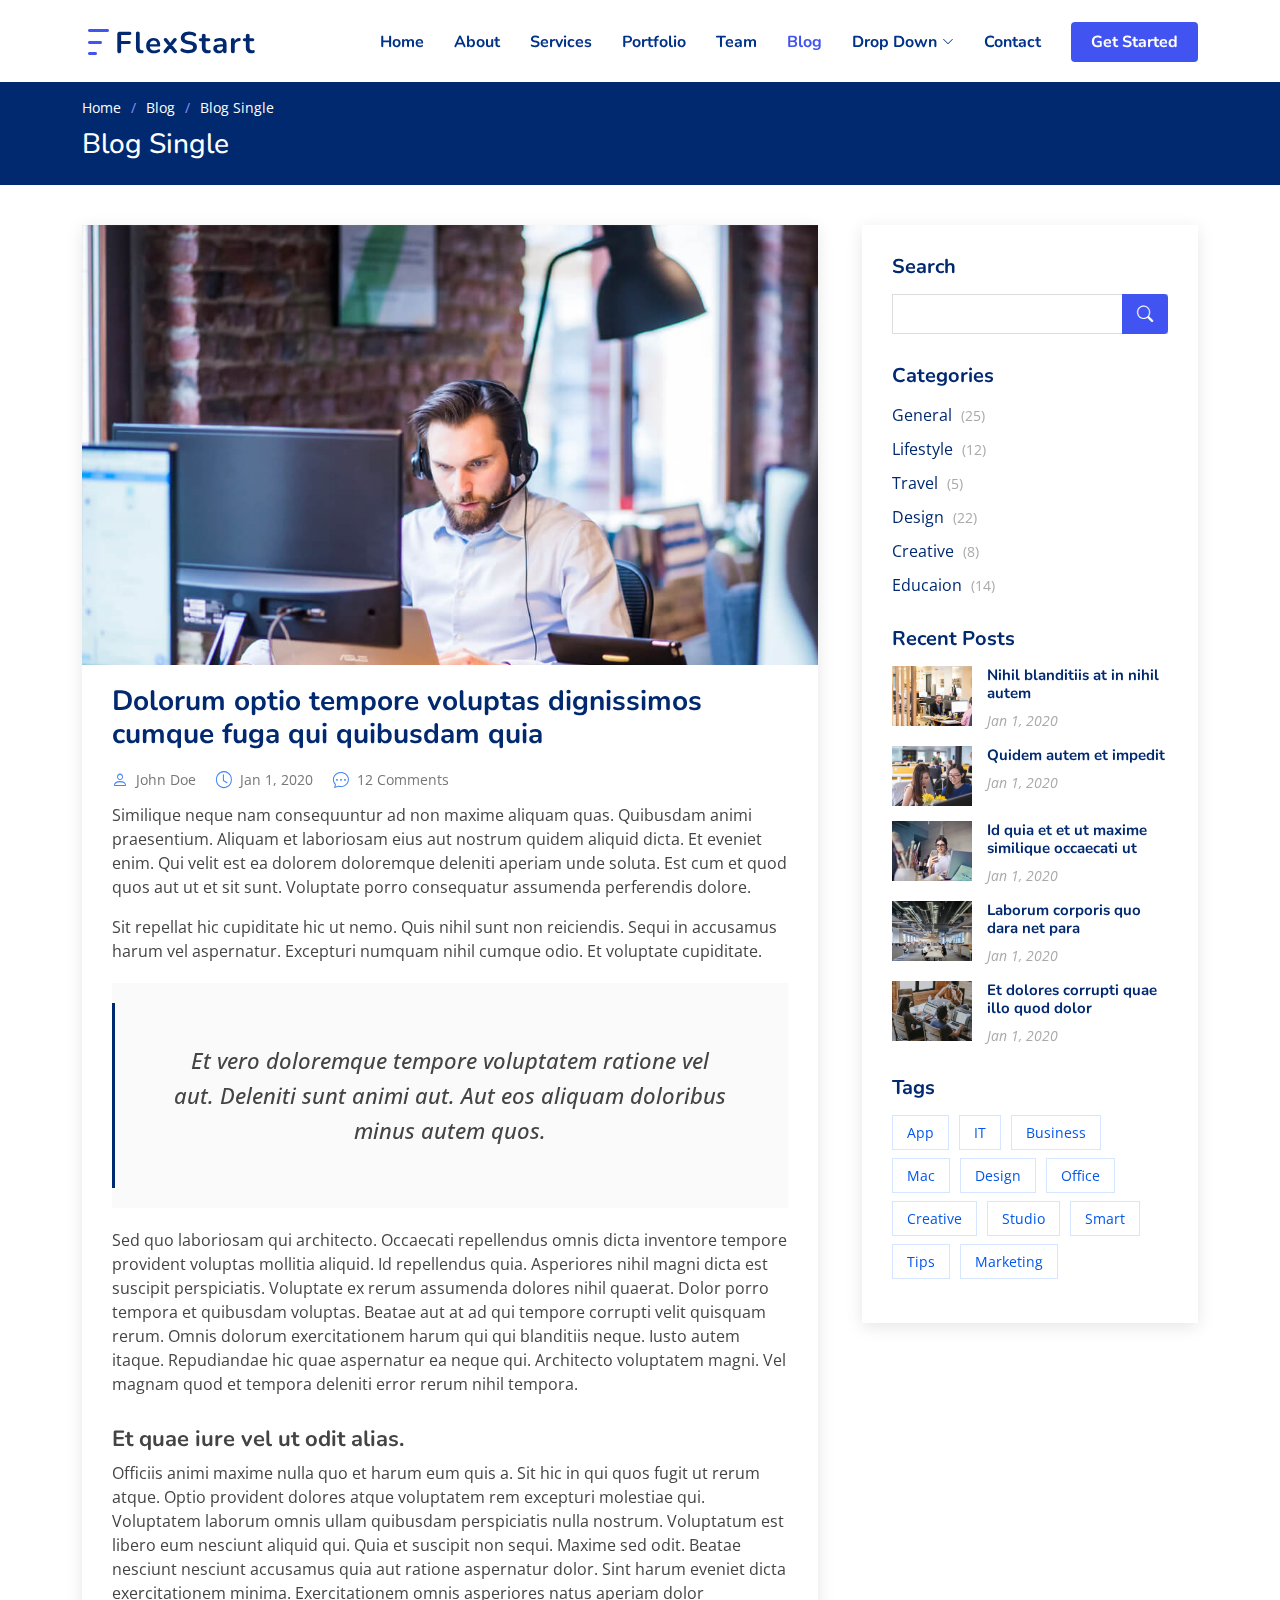
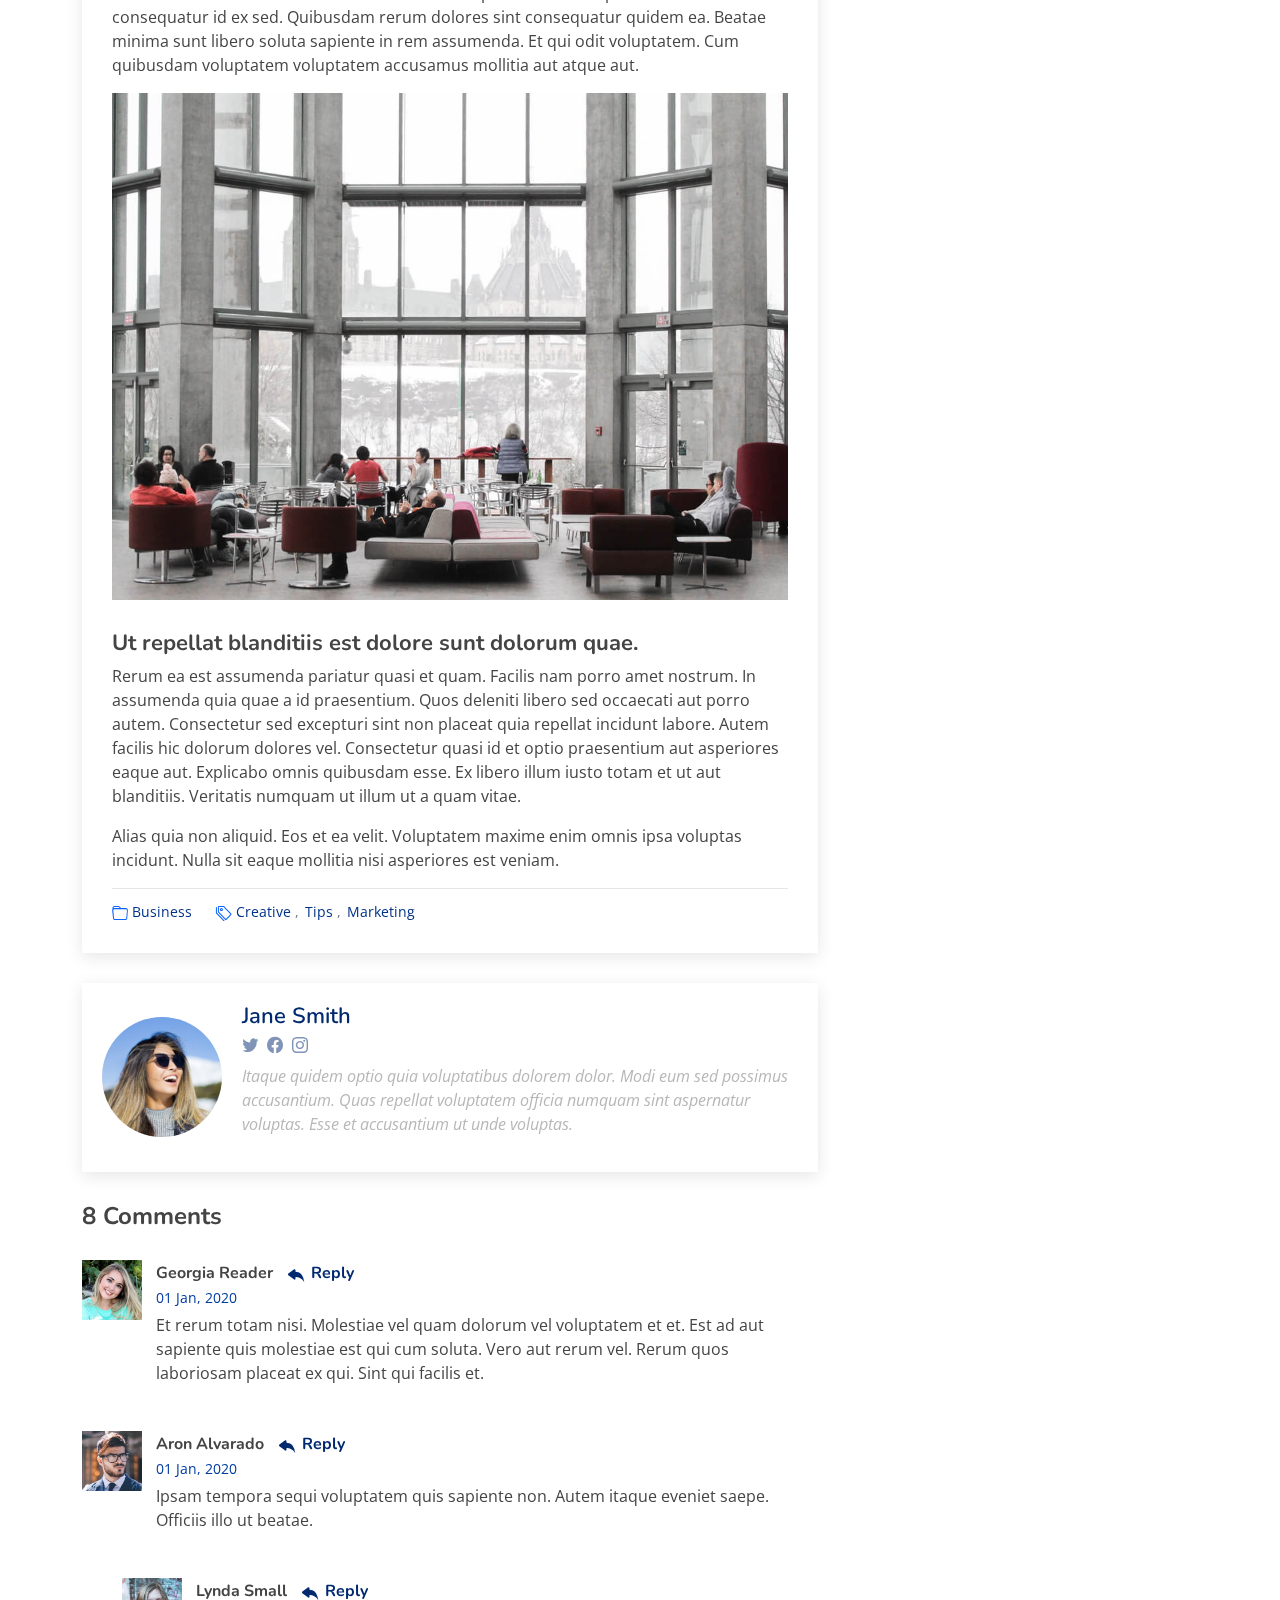
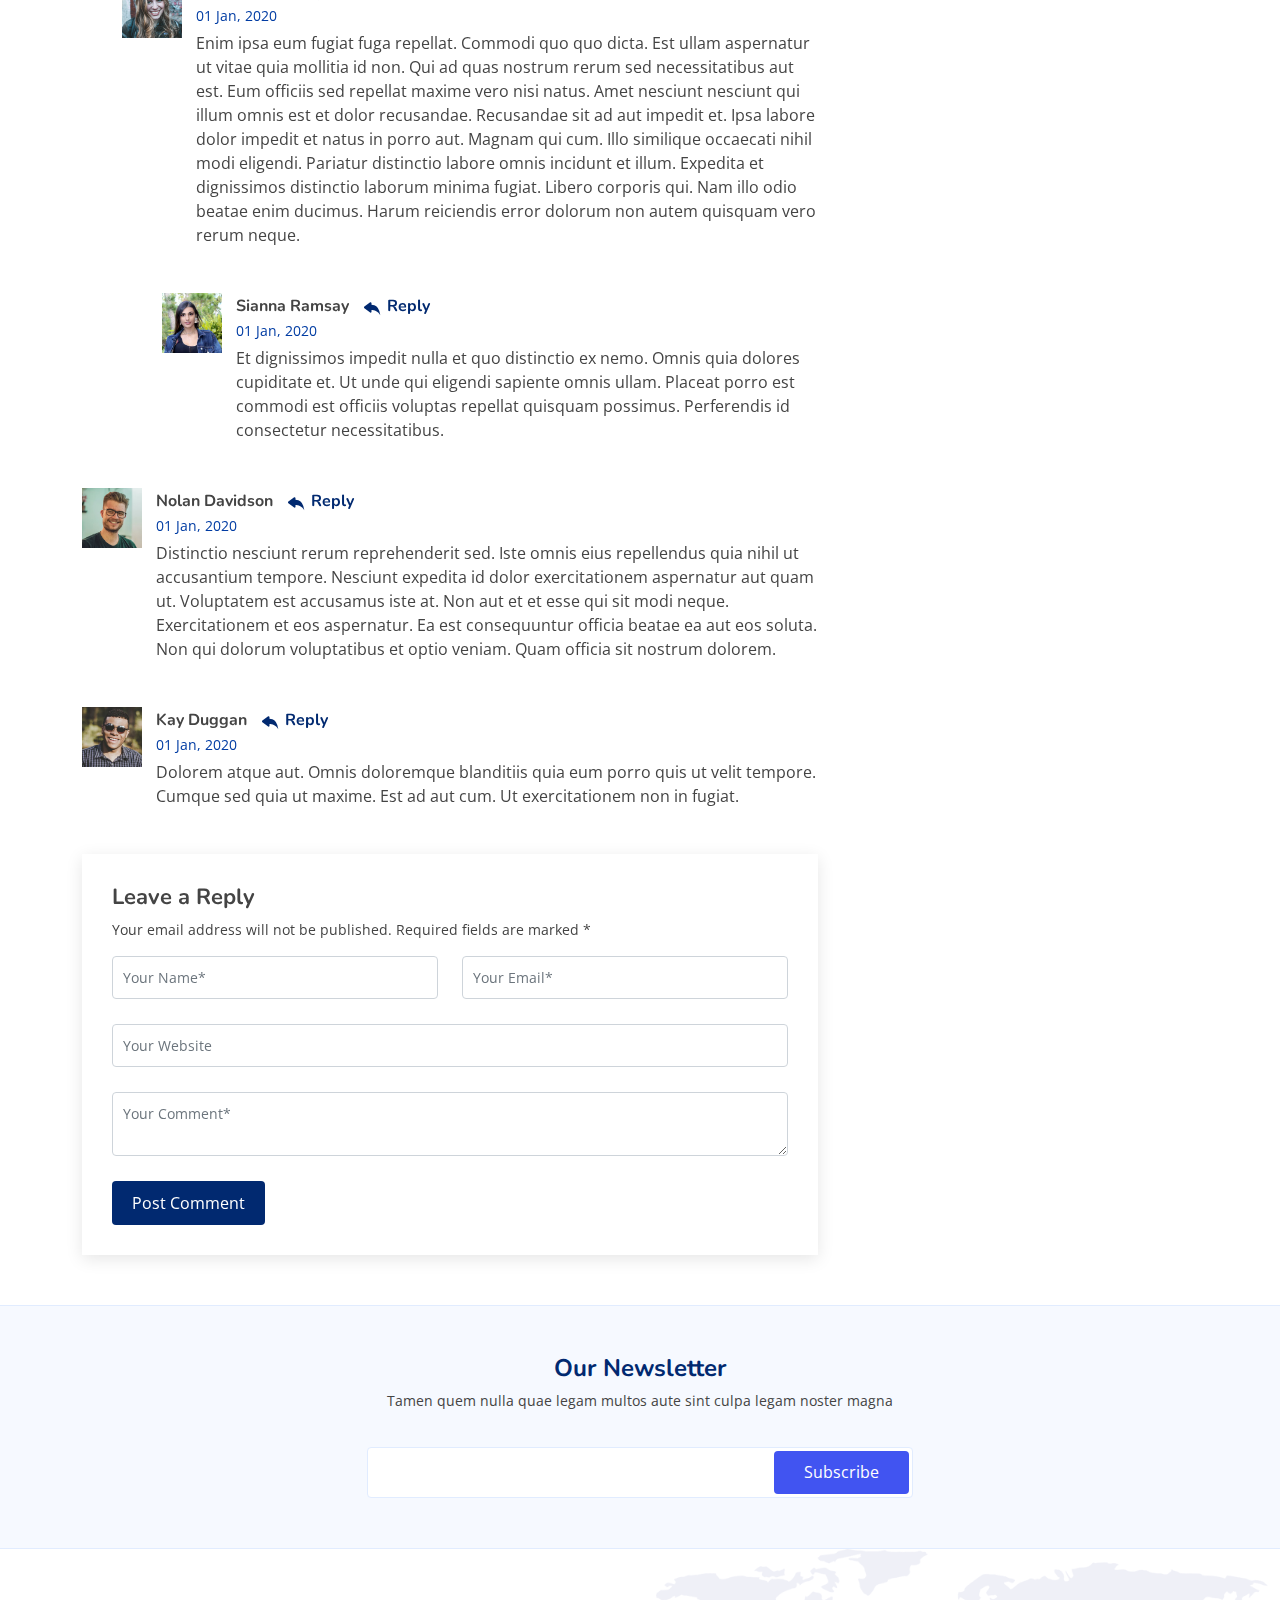
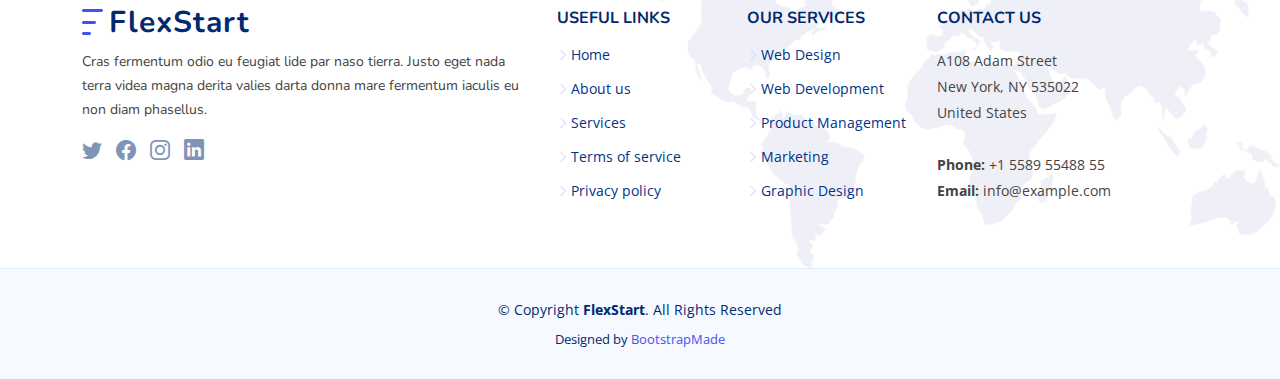
<file: bs/blog-single.html>
<!DOCTYPE html>
<html lang="en">

<head>
  <meta charset="utf-8">
  <meta content="width=device-width, initial-scale=1.0" name="viewport">

  <title>Blog Single - FlexStart Bootstrap Template</title>
  <meta content="" name="description">
  <meta content="" name="keywords">

  <!-- Favicons -->
  <link href="assets/img/favicon.png" rel="icon">
  <link href="assets/img/apple-touch-icon.png" rel="apple-touch-icon">

  <!-- Google Fonts -->
  <link href="https://fonts.googleapis.com/css?family=Open+Sans:300,300i,400,400i,600,600i,700,700i|Nunito:300,300i,400,400i,600,600i,700,700i|Poppins:300,300i,400,400i,500,500i,600,600i,700,700i" rel="stylesheet">

  <!-- Vendor CSS Files -->
  <link href="assets/vendor/bootstrap/css/bootstrap.min.css" rel="stylesheet">
  <link href="assets/vendor/bootstrap-icons/bootstrap-icons.css" rel="stylesheet">
  <link href="assets/vendor/aos/aos.css" rel="stylesheet">
  <link href="assets/vendor/remixicon/remixicon.css" rel="stylesheet">
  <link href="assets/vendor/swiper/swiper-bundle.min.css" rel="stylesheet">
  <link href="assets/vendor/glightbox/css/glightbox.min.css" rel="stylesheet">

  <!-- Template Main CSS File -->
  <link href="assets/css/style.css" rel="stylesheet">

  <!-- =======================================================
  * Template Name: FlexStart - v1.0.0
  * Template URL: https://bootstrapmade.com/flexstart-bootstrap-startup-template/
  * Author: BootstrapMade.com
  * License: https://bootstrapmade.com/license/
  ======================================================== -->
</head>

<body>

  <!-- ======= Header ======= -->
  <header id="header" class="header fixed-top">
    <div class="container-fluid container-xl d-flex align-items-center justify-content-between">

      <a href="index.html" class="logo d-flex align-items-center">
        <img src="assets/img/logo.png" alt="">
        <span>FlexStart</span>
      </a>

      <nav id="navbar" class="navbar">
        <ul>
          <li><a class="nav-link " href="#">Home</a></li>
          <li><a class="nav-link scrollto" href="#about">About</a></li>
          <li><a class="nav-link scrollto" href="#services">Services</a></li>
          <li><a class="nav-link scrollto" href="#portfolio">Portfolio</a></li>
          <li><a class="nav-link scrollto" href="#team">Team</a></li>
          <li><a class="active" href="blog.html">Blog</a></li>
          <li class="dropdown"><a href="#"><span>Drop Down</span> <i class="bi bi-chevron-down"></i></a>
            <ul>
              <li><a href="#">Drop Down 1</a></li>
              <li class="dropdown"><a href="#"><span>Deep Drop Down</span> <i class="bi bi-chevron-right"></i></a>
                <ul>
                  <li><a href="#">Deep Drop Down 1</a></li>
                  <li><a href="#">Deep Drop Down 2</a></li>
                  <li><a href="#">Deep Drop Down 3</a></li>
                  <li><a href="#">Deep Drop Down 4</a></li>
                  <li><a href="#">Deep Drop Down 5</a></li>
                </ul>
              </li>
              <li><a href="#">Drop Down 2</a></li>
              <li><a href="#">Drop Down 3</a></li>
              <li><a href="#">Drop Down 4</a></li>
            </ul>
          </li>
          <li><a class="nav-link scrollto" href="#contact">Contact</a></li>
          <li><a class="getstarted scrollto" href="#about">Get Started</a></li>
        </ul>
        <i class="bi bi-list mobile-nav-toggle"></i>
      </nav><!-- .navbar -->

    </div>
  </header><!-- End Header -->

  <main id="main">

    <!-- ======= Breadcrumbs ======= -->
    <section class="breadcrumbs">
      <div class="container">

        <ol>
          <li><a href="index.html">Home</a></li>
          <li><a href="blog.html">Blog</a></li>
          <li>Blog Single</li>
        </ol>
        <h2>Blog Single</h2>

      </div>
    </section><!-- End Breadcrumbs -->

    <!-- ======= Blog Single Section ======= -->
    <section id="blog" class="blog">
      <div class="container" data-aos="fade-up">

        <div class="row">

          <div class="col-lg-8 entries">

            <article class="entry entry-single">

              <div class="entry-img">
                <img src="assets/img/blog/blog-1.jpg" alt="" class="img-fluid">
              </div>

              <h2 class="entry-title">
                <a href="blog-single.html">Dolorum optio tempore voluptas dignissimos cumque fuga qui quibusdam quia</a>
              </h2>

              <div class="entry-meta">
                <ul>
                  <li class="d-flex align-items-center"><i class="bi bi-person"></i> <a href="blog-single.html">John Doe</a></li>
                  <li class="d-flex align-items-center"><i class="bi bi-clock"></i> <a href="blog-single.html"><time datetime="2020-01-01">Jan 1, 2020</time></a></li>
                  <li class="d-flex align-items-center"><i class="bi bi-chat-dots"></i> <a href="blog-single.html">12 Comments</a></li>
                </ul>
              </div>

              <div class="entry-content">
                <p>
                  Similique neque nam consequuntur ad non maxime aliquam quas. Quibusdam animi praesentium. Aliquam et laboriosam eius aut nostrum quidem aliquid dicta.
                  Et eveniet enim. Qui velit est ea dolorem doloremque deleniti aperiam unde soluta. Est cum et quod quos aut ut et sit sunt. Voluptate porro consequatur assumenda perferendis dolore.
                </p>

                <p>
                  Sit repellat hic cupiditate hic ut nemo. Quis nihil sunt non reiciendis. Sequi in accusamus harum vel aspernatur. Excepturi numquam nihil cumque odio. Et voluptate cupiditate.
                </p>

                <blockquote>
                  <p>
                    Et vero doloremque tempore voluptatem ratione vel aut. Deleniti sunt animi aut. Aut eos aliquam doloribus minus autem quos.
                  </p>
                </blockquote>

                <p>
                  Sed quo laboriosam qui architecto. Occaecati repellendus omnis dicta inventore tempore provident voluptas mollitia aliquid. Id repellendus quia. Asperiores nihil magni dicta est suscipit perspiciatis. Voluptate ex rerum assumenda dolores nihil quaerat.
                  Dolor porro tempora et quibusdam voluptas. Beatae aut at ad qui tempore corrupti velit quisquam rerum. Omnis dolorum exercitationem harum qui qui blanditiis neque.
                  Iusto autem itaque. Repudiandae hic quae aspernatur ea neque qui. Architecto voluptatem magni. Vel magnam quod et tempora deleniti error rerum nihil tempora.
                </p>

                <h3>Et quae iure vel ut odit alias.</h3>
                <p>
                  Officiis animi maxime nulla quo et harum eum quis a. Sit hic in qui quos fugit ut rerum atque. Optio provident dolores atque voluptatem rem excepturi molestiae qui. Voluptatem laborum omnis ullam quibusdam perspiciatis nulla nostrum. Voluptatum est libero eum nesciunt aliquid qui.
                  Quia et suscipit non sequi. Maxime sed odit. Beatae nesciunt nesciunt accusamus quia aut ratione aspernatur dolor. Sint harum eveniet dicta exercitationem minima. Exercitationem omnis asperiores natus aperiam dolor consequatur id ex sed. Quibusdam rerum dolores sint consequatur quidem ea.
                  Beatae minima sunt libero soluta sapiente in rem assumenda. Et qui odit voluptatem. Cum quibusdam voluptatem voluptatem accusamus mollitia aut atque aut.
                </p>
                <img src="assets/img/blog/blog-inside-post.jpg" class="img-fluid" alt="">

                <h3>Ut repellat blanditiis est dolore sunt dolorum quae.</h3>
                <p>
                  Rerum ea est assumenda pariatur quasi et quam. Facilis nam porro amet nostrum. In assumenda quia quae a id praesentium. Quos deleniti libero sed occaecati aut porro autem. Consectetur sed excepturi sint non placeat quia repellat incidunt labore. Autem facilis hic dolorum dolores vel.
                  Consectetur quasi id et optio praesentium aut asperiores eaque aut. Explicabo omnis quibusdam esse. Ex libero illum iusto totam et ut aut blanditiis. Veritatis numquam ut illum ut a quam vitae.
                </p>
                <p>
                  Alias quia non aliquid. Eos et ea velit. Voluptatem maxime enim omnis ipsa voluptas incidunt. Nulla sit eaque mollitia nisi asperiores est veniam.
                </p>

              </div>

              <div class="entry-footer">
                <i class="bi bi-folder"></i>
                <ul class="cats">
                  <li><a href="#">Business</a></li>
                </ul>

                <i class="bi bi-tags"></i>
                <ul class="tags">
                  <li><a href="#">Creative</a></li>
                  <li><a href="#">Tips</a></li>
                  <li><a href="#">Marketing</a></li>
                </ul>
              </div>

            </article><!-- End blog entry -->

            <div class="blog-author d-flex align-items-center">
              <img src="assets/img/blog/blog-author.jpg" class="rounded-circle float-left" alt="">
              <div>
                <h4>Jane Smith</h4>
                <div class="social-links">
                  <a href="https://twitters.com/#"><i class="bi bi-twitter"></i></a>
                  <a href="https://facebook.com/#"><i class="bi bi-facebook"></i></a>
                  <a href="https://instagram.com/#"><i class="biu bi-instagram"></i></a>
                </div>
                <p>
                  Itaque quidem optio quia voluptatibus dolorem dolor. Modi eum sed possimus accusantium. Quas repellat voluptatem officia numquam sint aspernatur voluptas. Esse et accusantium ut unde voluptas.
                </p>
              </div>
            </div><!-- End blog author bio -->

            <div class="blog-comments">

              <h4 class="comments-count">8 Comments</h4>

              <div id="comment-1" class="comment">
                <div class="d-flex">
                  <div class="comment-img"><img src="assets/img/blog/comments-1.jpg" alt=""></div>
                  <div>
                    <h5><a href="">Georgia Reader</a> <a href="#" class="reply"><i class="bi bi-reply-fill"></i> Reply</a></h5>
                    <time datetime="2020-01-01">01 Jan, 2020</time>
                    <p>
                      Et rerum totam nisi. Molestiae vel quam dolorum vel voluptatem et et. Est ad aut sapiente quis molestiae est qui cum soluta.
                      Vero aut rerum vel. Rerum quos laboriosam placeat ex qui. Sint qui facilis et.
                    </p>
                  </div>
                </div>
              </div><!-- End comment #1 -->

              <div id="comment-2" class="comment">
                <div class="d-flex">
                  <div class="comment-img"><img src="assets/img/blog/comments-2.jpg" alt=""></div>
                  <div>
                    <h5><a href="">Aron Alvarado</a> <a href="#" class="reply"><i class="bi bi-reply-fill"></i> Reply</a></h5>
                    <time datetime="2020-01-01">01 Jan, 2020</time>
                    <p>
                      Ipsam tempora sequi voluptatem quis sapiente non. Autem itaque eveniet saepe. Officiis illo ut beatae.
                    </p>
                  </div>
                </div>

                <div id="comment-reply-1" class="comment comment-reply">
                  <div class="d-flex">
                    <div class="comment-img"><img src="assets/img/blog/comments-3.jpg" alt=""></div>
                    <div>
                      <h5><a href="">Lynda Small</a> <a href="#" class="reply"><i class="bi bi-reply-fill"></i> Reply</a></h5>
                      <time datetime="2020-01-01">01 Jan, 2020</time>
                      <p>
                        Enim ipsa eum fugiat fuga repellat. Commodi quo quo dicta. Est ullam aspernatur ut vitae quia mollitia id non. Qui ad quas nostrum rerum sed necessitatibus aut est. Eum officiis sed repellat maxime vero nisi natus. Amet nesciunt nesciunt qui illum omnis est et dolor recusandae.

                        Recusandae sit ad aut impedit et. Ipsa labore dolor impedit et natus in porro aut. Magnam qui cum. Illo similique occaecati nihil modi eligendi. Pariatur distinctio labore omnis incidunt et illum. Expedita et dignissimos distinctio laborum minima fugiat.

                        Libero corporis qui. Nam illo odio beatae enim ducimus. Harum reiciendis error dolorum non autem quisquam vero rerum neque.
                      </p>
                    </div>
                  </div>

                  <div id="comment-reply-2" class="comment comment-reply">
                    <div class="d-flex">
                      <div class="comment-img"><img src="assets/img/blog/comments-4.jpg" alt=""></div>
                      <div>
                        <h5><a href="">Sianna Ramsay</a> <a href="#" class="reply"><i class="bi bi-reply-fill"></i> Reply</a></h5>
                        <time datetime="2020-01-01">01 Jan, 2020</time>
                        <p>
                          Et dignissimos impedit nulla et quo distinctio ex nemo. Omnis quia dolores cupiditate et. Ut unde qui eligendi sapiente omnis ullam. Placeat porro est commodi est officiis voluptas repellat quisquam possimus. Perferendis id consectetur necessitatibus.
                        </p>
                      </div>
                    </div>

                  </div><!-- End comment reply #2-->

                </div><!-- End comment reply #1-->

              </div><!-- End comment #2-->

              <div id="comment-3" class="comment">
                <div class="d-flex">
                  <div class="comment-img"><img src="assets/img/blog/comments-5.jpg" alt=""></div>
                  <div>
                    <h5><a href="">Nolan Davidson</a> <a href="#" class="reply"><i class="bi bi-reply-fill"></i> Reply</a></h5>
                    <time datetime="2020-01-01">01 Jan, 2020</time>
                    <p>
                      Distinctio nesciunt rerum reprehenderit sed. Iste omnis eius repellendus quia nihil ut accusantium tempore. Nesciunt expedita id dolor exercitationem aspernatur aut quam ut. Voluptatem est accusamus iste at.
                      Non aut et et esse qui sit modi neque. Exercitationem et eos aspernatur. Ea est consequuntur officia beatae ea aut eos soluta. Non qui dolorum voluptatibus et optio veniam. Quam officia sit nostrum dolorem.
                    </p>
                  </div>
                </div>

              </div><!-- End comment #3 -->

              <div id="comment-4" class="comment">
                <div class="d-flex">
                  <div class="comment-img"><img src="assets/img/blog/comments-6.jpg" alt=""></div>
                  <div>
                    <h5><a href="">Kay Duggan</a> <a href="#" class="reply"><i class="bi bi-reply-fill"></i> Reply</a></h5>
                    <time datetime="2020-01-01">01 Jan, 2020</time>
                    <p>
                      Dolorem atque aut. Omnis doloremque blanditiis quia eum porro quis ut velit tempore. Cumque sed quia ut maxime. Est ad aut cum. Ut exercitationem non in fugiat.
                    </p>
                  </div>
                </div>

              </div><!-- End comment #4 -->

              <div class="reply-form">
                <h4>Leave a Reply</h4>
                <p>Your email address will not be published. Required fields are marked * </p>
                <form action="">
                  <div class="row">
                    <div class="col-md-6 form-group">
                      <input name="name" type="text" class="form-control" placeholder="Your Name*">
                    </div>
                    <div class="col-md-6 form-group">
                      <input name="email" type="text" class="form-control" placeholder="Your Email*">
                    </div>
                  </div>
                  <div class="row">
                    <div class="col form-group">
                      <input name="website" type="text" class="form-control" placeholder="Your Website">
                    </div>
                  </div>
                  <div class="row">
                    <div class="col form-group">
                      <textarea name="comment" class="form-control" placeholder="Your Comment*"></textarea>
                    </div>
                  </div>
                  <button type="submit" class="btn btn-primary">Post Comment</button>

                </form>

              </div>

            </div><!-- End blog comments -->

          </div><!-- End blog entries list -->

          <div class="col-lg-4">

            <div class="sidebar">

              <h3 class="sidebar-title">Search</h3>
              <div class="sidebar-item search-form">
                <form action="">
                  <input type="text">
                  <button type="submit"><i class="bi bi-search"></i></button>
                </form>
              </div><!-- End sidebar search formn-->

              <h3 class="sidebar-title">Categories</h3>
              <div class="sidebar-item categories">
                <ul>
                  <li><a href="#">General <span>(25)</span></a></li>
                  <li><a href="#">Lifestyle <span>(12)</span></a></li>
                  <li><a href="#">Travel <span>(5)</span></a></li>
                  <li><a href="#">Design <span>(22)</span></a></li>
                  <li><a href="#">Creative <span>(8)</span></a></li>
                  <li><a href="#">Educaion <span>(14)</span></a></li>
                </ul>
              </div><!-- End sidebar categories-->

              <h3 class="sidebar-title">Recent Posts</h3>
              <div class="sidebar-item recent-posts">
                <div class="post-item clearfix">
                  <img src="assets/img/blog/blog-recent-1.jpg" alt="">
                  <h4><a href="blog-single.html">Nihil blanditiis at in nihil autem</a></h4>
                  <time datetime="2020-01-01">Jan 1, 2020</time>
                </div>

                <div class="post-item clearfix">
                  <img src="assets/img/blog/blog-recent-2.jpg" alt="">
                  <h4><a href="blog-single.html">Quidem autem et impedit</a></h4>
                  <time datetime="2020-01-01">Jan 1, 2020</time>
                </div>

                <div class="post-item clearfix">
                  <img src="assets/img/blog/blog-recent-3.jpg" alt="">
                  <h4><a href="blog-single.html">Id quia et et ut maxime similique occaecati ut</a></h4>
                  <time datetime="2020-01-01">Jan 1, 2020</time>
                </div>

                <div class="post-item clearfix">
                  <img src="assets/img/blog/blog-recent-4.jpg" alt="">
                  <h4><a href="blog-single.html">Laborum corporis quo dara net para</a></h4>
                  <time datetime="2020-01-01">Jan 1, 2020</time>
                </div>

                <div class="post-item clearfix">
                  <img src="assets/img/blog/blog-recent-5.jpg" alt="">
                  <h4><a href="blog-single.html">Et dolores corrupti quae illo quod dolor</a></h4>
                  <time datetime="2020-01-01">Jan 1, 2020</time>
                </div>

              </div><!-- End sidebar recent posts-->

              <h3 class="sidebar-title">Tags</h3>
              <div class="sidebar-item tags">
                <ul>
                  <li><a href="#">App</a></li>
                  <li><a href="#">IT</a></li>
                  <li><a href="#">Business</a></li>
                  <li><a href="#">Mac</a></li>
                  <li><a href="#">Design</a></li>
                  <li><a href="#">Office</a></li>
                  <li><a href="#">Creative</a></li>
                  <li><a href="#">Studio</a></li>
                  <li><a href="#">Smart</a></li>
                  <li><a href="#">Tips</a></li>
                  <li><a href="#">Marketing</a></li>
                </ul>
              </div><!-- End sidebar tags-->

            </div><!-- End sidebar -->

          </div><!-- End blog sidebar -->

        </div>

      </div>
    </section><!-- End Blog Single Section -->

  </main><!-- End #main -->

  <!-- ======= Footer ======= -->
  <footer id="footer" class="footer">

    <div class="footer-newsletter">
      <div class="container">
        <div class="row justify-content-center">
          <div class="col-lg-12 text-center">
            <h4>Our Newsletter</h4>
            <p>Tamen quem nulla quae legam multos aute sint culpa legam noster magna</p>
          </div>
          <div class="col-lg-6">
            <form action="" method="post">
              <input type="email" name="email"><input type="submit" value="Subscribe">
            </form>
          </div>
        </div>
      </div>
    </div>

    <div class="footer-top">
      <div class="container">
        <div class="row gy-4">
          <div class="col-lg-5 col-md-12 footer-info">
            <a href="index.html" class="logo d-flex align-items-center">
              <img src="assets/img/logo.png" alt="">
              <span>FlexStart</span>
            </a>
            <p>Cras fermentum odio eu feugiat lide par naso tierra. Justo eget nada terra videa magna derita valies darta donna mare fermentum iaculis eu non diam phasellus.</p>
            <div class="social-links mt-3">
              <a href="#" class="twitter"><i class="bi bi-twitter"></i></a>
              <a href="#" class="facebook"><i class="bi bi-facebook"></i></a>
              <a href="#" class="instagram"><i class="bi bi-instagram bx bxl-instagram"></i></a>
              <a href="#" class="linkedin"><i class="bi bi-linkedin bx bxl-linkedin"></i></a>
            </div>
          </div>

          <div class="col-lg-2 col-6 footer-links">
            <h4>Useful Links</h4>
            <ul>
              <li><i class="bi bi-chevron-right"></i> <a href="#">Home</a></li>
              <li><i class="bi bi-chevron-right"></i> <a href="#">About us</a></li>
              <li><i class="bi bi-chevron-right"></i> <a href="#">Services</a></li>
              <li><i class="bi bi-chevron-right"></i> <a href="#">Terms of service</a></li>
              <li><i class="bi bi-chevron-right"></i> <a href="#">Privacy policy</a></li>
            </ul>
          </div>

          <div class="col-lg-2 col-6 footer-links">
            <h4>Our Services</h4>
            <ul>
              <li><i class="bi bi-chevron-right"></i> <a href="#">Web Design</a></li>
              <li><i class="bi bi-chevron-right"></i> <a href="#">Web Development</a></li>
              <li><i class="bi bi-chevron-right"></i> <a href="#">Product Management</a></li>
              <li><i class="bi bi-chevron-right"></i> <a href="#">Marketing</a></li>
              <li><i class="bi bi-chevron-right"></i> <a href="#">Graphic Design</a></li>
            </ul>
          </div>

          <div class="col-lg-3 col-md-12 footer-contact text-center text-md-start">
            <h4>Contact Us</h4>
            <p>
              A108 Adam Street <br>
              New York, NY 535022<br>
              United States <br><br>
              <strong>Phone:</strong> +1 5589 55488 55<br>
              <strong>Email:</strong> info@example.com<br>
            </p>

          </div>

        </div>
      </div>
    </div>

    <div class="container">
      <div class="copyright">
        &copy; Copyright <strong><span>FlexStart</span></strong>. All Rights Reserved
      </div>
      <div class="credits">
        <!-- All the links in the footer should remain intact. -->
        <!-- You can delete the links only if you purchased the pro version. -->
        <!-- Licensing information: https://bootstrapmade.com/license/ -->
        <!-- Purchase the pro version with working PHP/AJAX contact form: https://bootstrapmade.com/flexstart-bootstrap-startup-template/ -->
        Designed by <a href="https://bootstrapmade.com/">BootstrapMade</a>
      </div>
    </div>
  </footer><!-- End Footer -->

  <a href="#" class="back-to-top d-flex align-items-center justify-content-center"><i class="bi bi-arrow-up-short"></i></a>

  <!-- Vendor JS Files -->
  <script src="assets/vendor/bootstrap/js/bootstrap.bundle.js"></script>
  <script src="assets/vendor/aos/aos.js"></script>
  <script src="assets/vendor/php-email-form/validate.js"></script>
  <script src="assets/vendor/swiper/swiper-bundle.min.js"></script>
  <script src="assets/vendor/purecounter/purecounter.js"></script>
  <script src="assets/vendor/isotope-layout/isotope.pkgd.min.js"></script>
  <script src="assets/vendor/glightbox/js/glightbox.min.js"></script>

  <!-- Template Main JS File -->
  <script src="assets/js/main.js"></script>

</body>

</html>
</file>
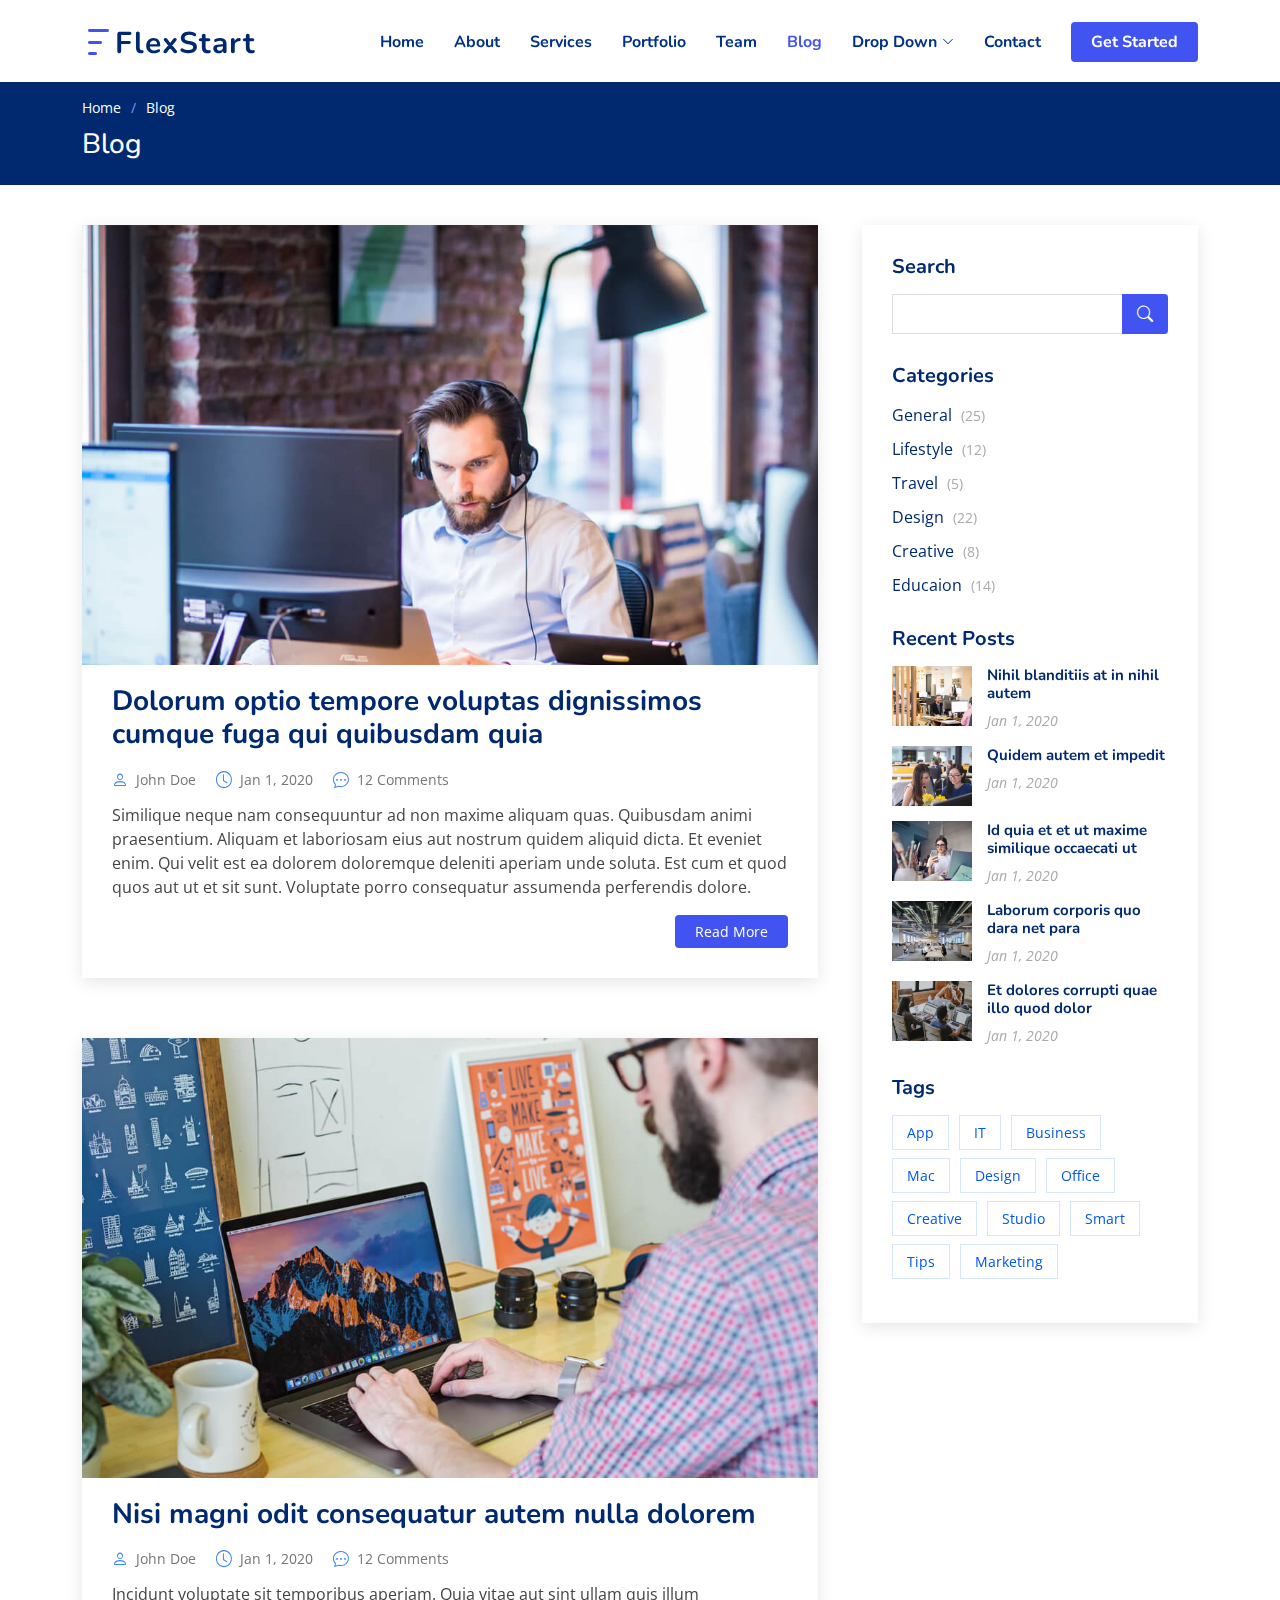
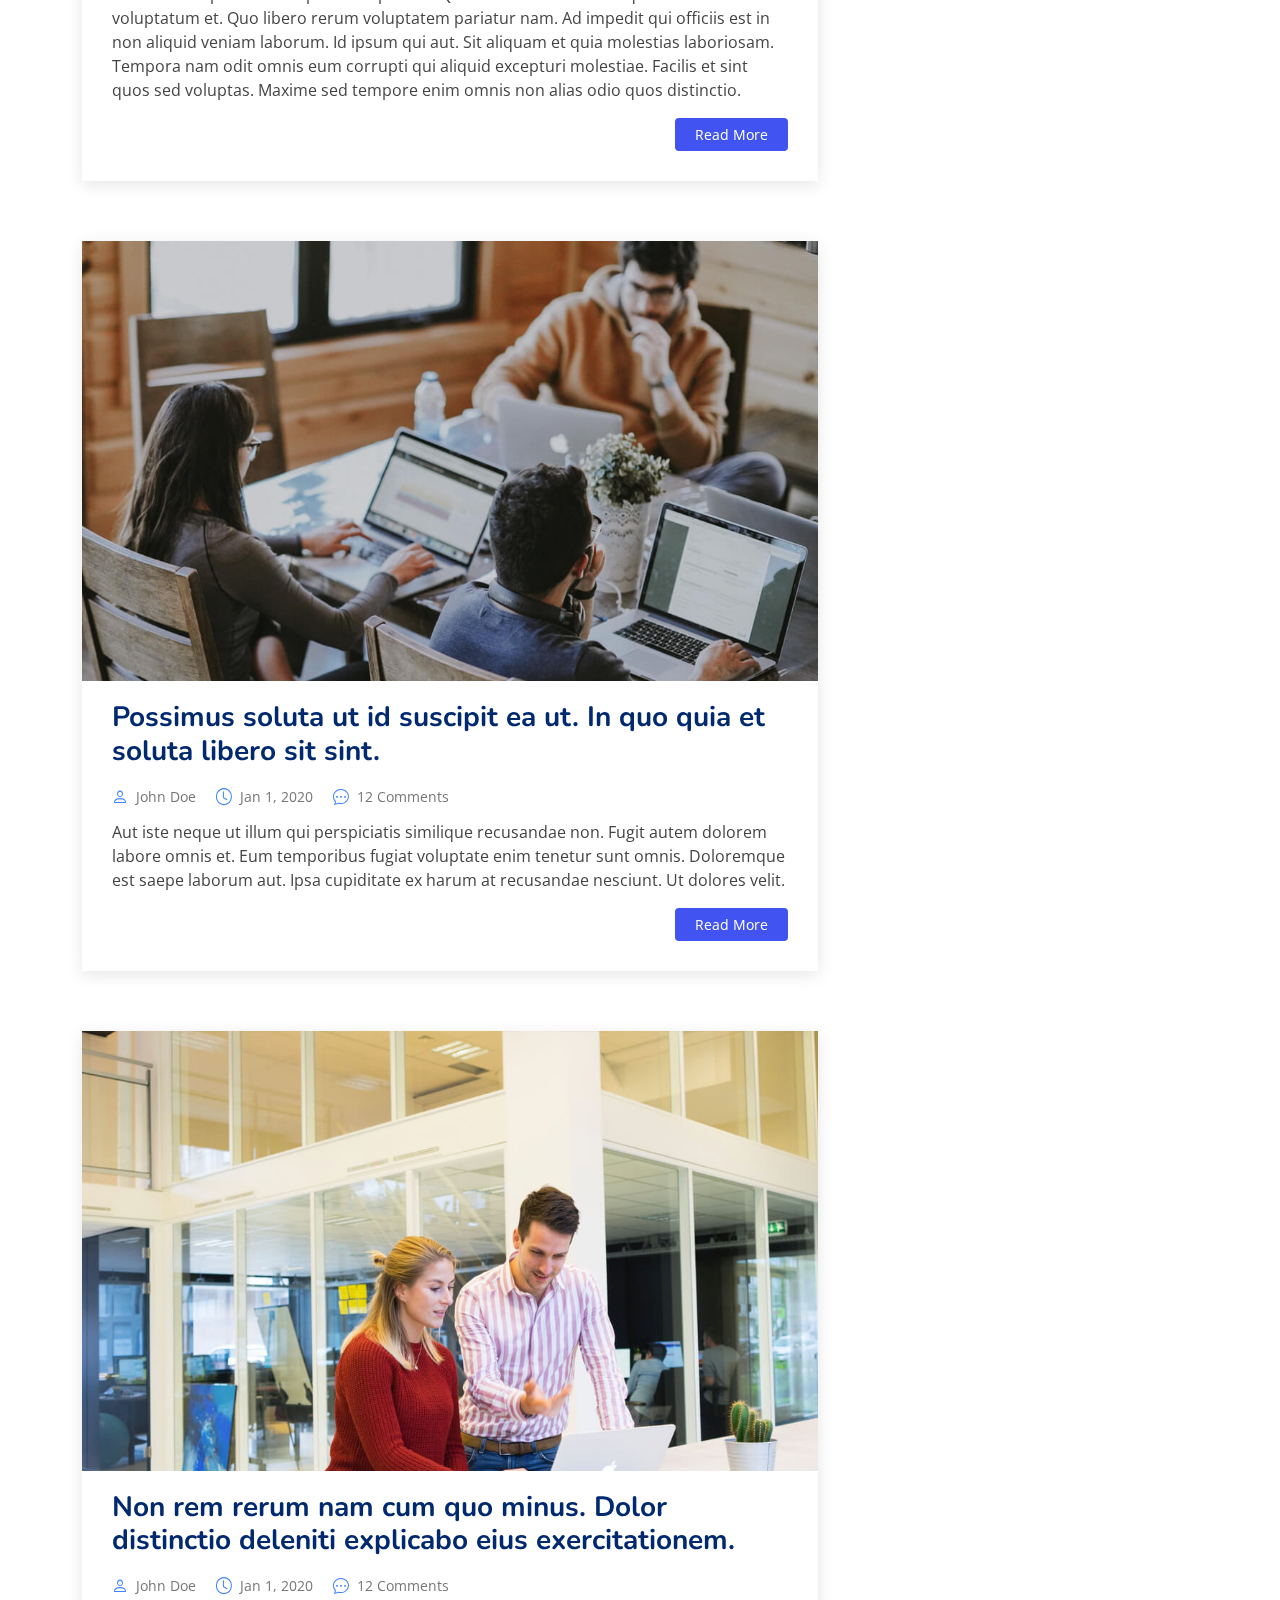
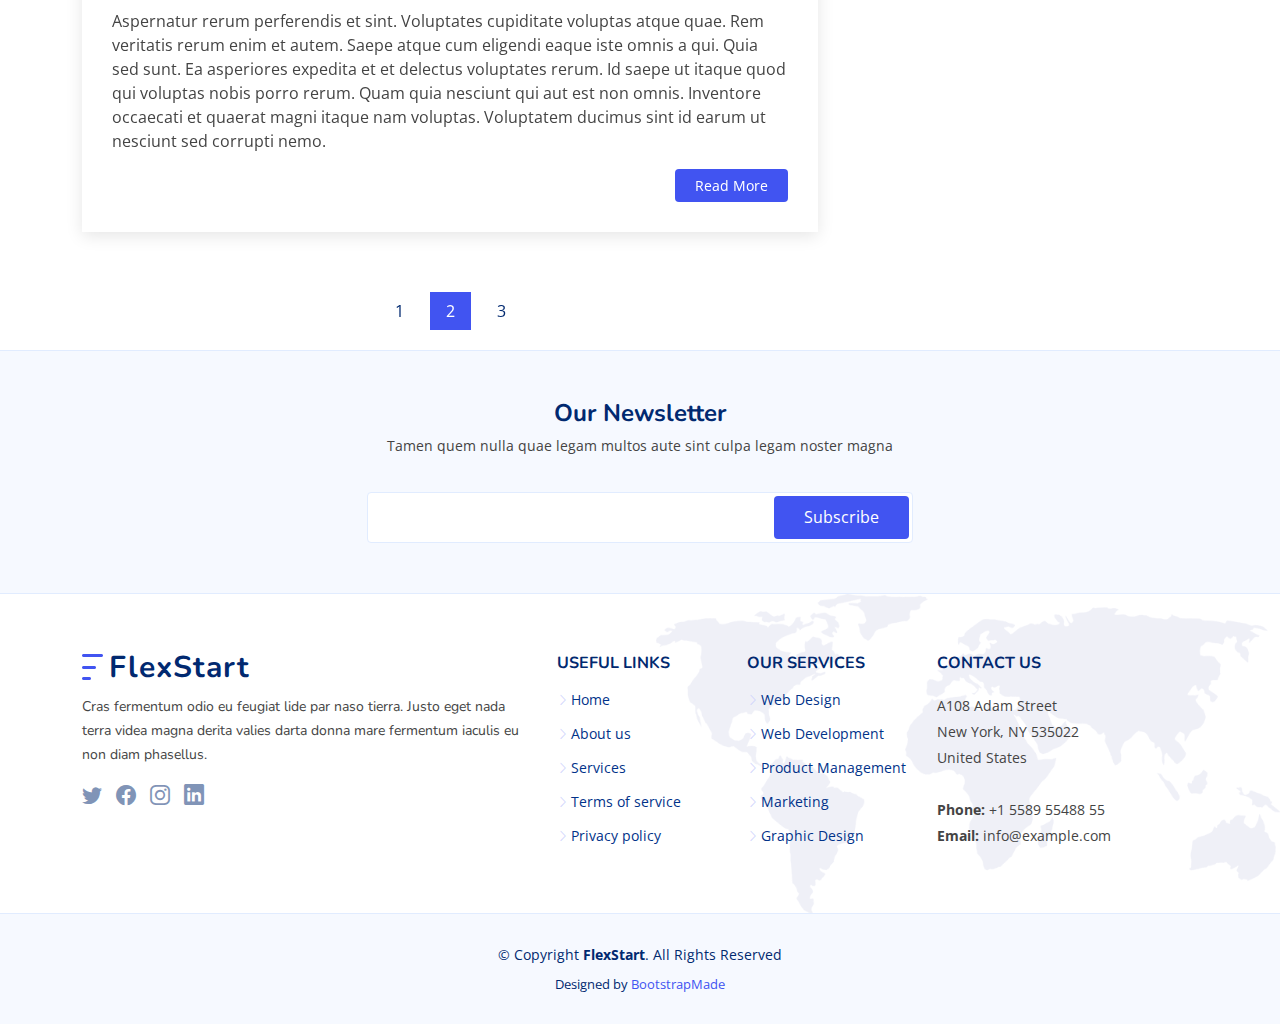
<file: bs/blog.html>
<!DOCTYPE html>
<html lang="en">

<head>
  <meta charset="utf-8">
  <meta content="width=device-width, initial-scale=1.0" name="viewport">

  <title>Blog - FlexStart Bootstrap Template</title>
  <meta content="" name="description">
  <meta content="" name="keywords">

  <!-- Favicons -->
  <link href="assets/img/favicon.png" rel="icon">
  <link href="assets/img/apple-touch-icon.png" rel="apple-touch-icon">

  <!-- Google Fonts -->
  <link href="https://fonts.googleapis.com/css?family=Open+Sans:300,300i,400,400i,600,600i,700,700i|Nunito:300,300i,400,400i,600,600i,700,700i|Poppins:300,300i,400,400i,500,500i,600,600i,700,700i" rel="stylesheet">

  <!-- Vendor CSS Files -->
  <link href="assets/vendor/bootstrap/css/bootstrap.min.css" rel="stylesheet">
  <link href="assets/vendor/bootstrap-icons/bootstrap-icons.css" rel="stylesheet">
  <link href="assets/vendor/aos/aos.css" rel="stylesheet">
  <link href="assets/vendor/remixicon/remixicon.css" rel="stylesheet">
  <link href="assets/vendor/swiper/swiper-bundle.min.css" rel="stylesheet">
  <link href="assets/vendor/glightbox/css/glightbox.min.css" rel="stylesheet">

  <!-- Template Main CSS File -->
  <link href="assets/css/style.css" rel="stylesheet">

  <!-- =======================================================
  * Template Name: FlexStart - v1.0.0
  * Template URL: https://bootstrapmade.com/flexstart-bootstrap-startup-template/
  * Author: BootstrapMade.com
  * License: https://bootstrapmade.com/license/
  ======================================================== -->
</head>

<body>

  <!-- ======= Header ======= -->
  <header id="header" class="header fixed-top">
    <div class="container-fluid container-xl d-flex align-items-center justify-content-between">

      <a href="index.html" class="logo d-flex align-items-center">
        <img src="assets/img/logo.png" alt="">
        <span>FlexStart</span>
      </a>

      <nav id="navbar" class="navbar">
        <ul>
          <li><a class="nav-link " href="#">Home</a></li>
          <li><a class="nav-link scrollto" href="#about">About</a></li>
          <li><a class="nav-link scrollto" href="#services">Services</a></li>
          <li><a class="nav-link scrollto" href="#portfolio">Portfolio</a></li>
          <li><a class="nav-link scrollto" href="#team">Team</a></li>
          <li><a class="active" href="blog.html">Blog</a></li>
          <li class="dropdown"><a href="#"><span>Drop Down</span> <i class="bi bi-chevron-down"></i></a>
            <ul>
              <li><a href="#">Drop Down 1</a></li>
              <li class="dropdown"><a href="#"><span>Deep Drop Down</span> <i class="bi bi-chevron-right"></i></a>
                <ul>
                  <li><a href="#">Deep Drop Down 1</a></li>
                  <li><a href="#">Deep Drop Down 2</a></li>
                  <li><a href="#">Deep Drop Down 3</a></li>
                  <li><a href="#">Deep Drop Down 4</a></li>
                  <li><a href="#">Deep Drop Down 5</a></li>
                </ul>
              </li>
              <li><a href="#">Drop Down 2</a></li>
              <li><a href="#">Drop Down 3</a></li>
              <li><a href="#">Drop Down 4</a></li>
            </ul>
          </li>
          <li><a class="nav-link scrollto" href="#contact">Contact</a></li>
          <li><a class="getstarted scrollto" href="#about">Get Started</a></li>
        </ul>
        <i class="bi bi-list mobile-nav-toggle"></i>
      </nav><!-- .navbar -->

    </div>
  </header><!-- End Header -->

  <main id="main">

    <!-- ======= Breadcrumbs ======= -->
    <section class="breadcrumbs">
      <div class="container">

        <ol>
          <li><a href="index.html">Home</a></li>
          <li>Blog</li>
        </ol>
        <h2>Blog</h2>

      </div>
    </section><!-- End Breadcrumbs -->

    <!-- ======= Blog Section ======= -->
    <section id="blog" class="blog">
      <div class="container" data-aos="fade-up">

        <div class="row">

          <div class="col-lg-8 entries">

            <article class="entry">

              <div class="entry-img">
                <img src="assets/img/blog/blog-1.jpg" alt="" class="img-fluid">
              </div>

              <h2 class="entry-title">
                <a href="blog-single.html">Dolorum optio tempore voluptas dignissimos cumque fuga qui quibusdam quia</a>
              </h2>

              <div class="entry-meta">
                <ul>
                  <li class="d-flex align-items-center"><i class="bi bi-person"></i> <a href="blog-single.html">John Doe</a></li>
                  <li class="d-flex align-items-center"><i class="bi bi-clock"></i> <a href="blog-single.html"><time datetime="2020-01-01">Jan 1, 2020</time></a></li>
                  <li class="d-flex align-items-center"><i class="bi bi-chat-dots"></i> <a href="blog-single.html">12 Comments</a></li>
                </ul>
              </div>

              <div class="entry-content">
                <p>
                  Similique neque nam consequuntur ad non maxime aliquam quas. Quibusdam animi praesentium. Aliquam et laboriosam eius aut nostrum quidem aliquid dicta.
                  Et eveniet enim. Qui velit est ea dolorem doloremque deleniti aperiam unde soluta. Est cum et quod quos aut ut et sit sunt. Voluptate porro consequatur assumenda perferendis dolore.
                </p>
                <div class="read-more">
                  <a href="blog-single.html">Read More</a>
                </div>
              </div>

            </article><!-- End blog entry -->

            <article class="entry">

              <div class="entry-img">
                <img src="assets/img/blog/blog-2.jpg" alt="" class="img-fluid">
              </div>

              <h2 class="entry-title">
                <a href="blog-single.html">Nisi magni odit consequatur autem nulla dolorem</a>
              </h2>

              <div class="entry-meta">
                <ul>
                  <li class="d-flex align-items-center"><i class="bi bi-person"></i> <a href="blog-single.html">John Doe</a></li>
                  <li class="d-flex align-items-center"><i class="bi bi-clock"></i> <a href="blog-single.html"><time datetime="2020-01-01">Jan 1, 2020</time></a></li>
                  <li class="d-flex align-items-center"><i class="bi bi-chat-dots"></i> <a href="blog-single.html">12 Comments</a></li>
                </ul>
              </div>

              <div class="entry-content">
                <p>
                  Incidunt voluptate sit temporibus aperiam. Quia vitae aut sint ullam quis illum voluptatum et. Quo libero rerum voluptatem pariatur nam.
                  Ad impedit qui officiis est in non aliquid veniam laborum. Id ipsum qui aut. Sit aliquam et quia molestias laboriosam. Tempora nam odit omnis eum corrupti qui aliquid excepturi molestiae. Facilis et sint quos sed voluptas. Maxime sed tempore enim omnis non alias odio quos distinctio.
                </p>
                <div class="read-more">
                  <a href="blog-single.html">Read More</a>
                </div>
              </div>

            </article><!-- End blog entry -->

            <article class="entry">

              <div class="entry-img">
                <img src="assets/img/blog/blog-3.jpg" alt="" class="img-fluid">
              </div>

              <h2 class="entry-title">
                <a href="blog-single.html">Possimus soluta ut id suscipit ea ut. In quo quia et soluta libero sit sint.</a>
              </h2>

              <div class="entry-meta">
                <ul>
                  <li class="d-flex align-items-center"><i class="bi bi-person"></i> <a href="blog-single.html">John Doe</a></li>
                  <li class="d-flex align-items-center"><i class="bi bi-clock"></i> <a href="blog-single.html"><time datetime="2020-01-01">Jan 1, 2020</time></a></li>
                  <li class="d-flex align-items-center"><i class="bi bi-chat-dots"></i> <a href="blog-single.html">12 Comments</a></li>
                </ul>
              </div>

              <div class="entry-content">
                <p>
                  Aut iste neque ut illum qui perspiciatis similique recusandae non. Fugit autem dolorem labore omnis et. Eum temporibus fugiat voluptate enim tenetur sunt omnis.
                  Doloremque est saepe laborum aut. Ipsa cupiditate ex harum at recusandae nesciunt. Ut dolores velit.
                </p>
                <div class="read-more">
                  <a href="blog-single.html">Read More</a>
                </div>
              </div>

            </article><!-- End blog entry -->

            <article class="entry">

              <div class="entry-img">
                <img src="assets/img/blog/blog-4.jpg" alt="" class="img-fluid">
              </div>

              <h2 class="entry-title">
                <a href="blog-single.html">Non rem rerum nam cum quo minus. Dolor distinctio deleniti explicabo eius exercitationem.</a>
              </h2>

              <div class="entry-meta">
                <ul>
                  <li class="d-flex align-items-center"><i class="bi bi-person"></i> <a href="blog-single.html">John Doe</a></li>
                  <li class="d-flex align-items-center"><i class="bi bi-clock"></i> <a href="blog-single.html"><time datetime="2020-01-01">Jan 1, 2020</time></a></li>
                  <li class="d-flex align-items-center"><i class="bi bi-chat-dots"></i> <a href="blog-single.html">12 Comments</a></li>
                </ul>
              </div>

              <div class="entry-content">
                <p>
                  Aspernatur rerum perferendis et sint. Voluptates cupiditate voluptas atque quae. Rem veritatis rerum enim et autem. Saepe atque cum eligendi eaque iste omnis a qui.
                  Quia sed sunt. Ea asperiores expedita et et delectus voluptates rerum. Id saepe ut itaque quod qui voluptas nobis porro rerum. Quam quia nesciunt qui aut est non omnis. Inventore occaecati et quaerat magni itaque nam voluptas. Voluptatem ducimus sint id earum ut nesciunt sed corrupti nemo.
                </p>
                <div class="read-more">
                  <a href="blog-single.html">Read More</a>
                </div>
              </div>

            </article><!-- End blog entry -->

            <div class="blog-pagination">
              <ul class="justify-content-center">
                <li><a href="#">1</a></li>
                <li class="active"><a href="#">2</a></li>
                <li><a href="#">3</a></li>
              </ul>
            </div>

          </div><!-- End blog entries list -->

          <div class="col-lg-4">

            <div class="sidebar">

              <h3 class="sidebar-title">Search</h3>
              <div class="sidebar-item search-form">
                <form action="">
                  <input type="text">
                  <button type="submit"><i class="bi bi-search"></i></button>
                </form>
              </div><!-- End sidebar search formn-->

              <h3 class="sidebar-title">Categories</h3>
              <div class="sidebar-item categories">
                <ul>
                  <li><a href="#">General <span>(25)</span></a></li>
                  <li><a href="#">Lifestyle <span>(12)</span></a></li>
                  <li><a href="#">Travel <span>(5)</span></a></li>
                  <li><a href="#">Design <span>(22)</span></a></li>
                  <li><a href="#">Creative <span>(8)</span></a></li>
                  <li><a href="#">Educaion <span>(14)</span></a></li>
                </ul>
              </div><!-- End sidebar categories-->

              <h3 class="sidebar-title">Recent Posts</h3>
              <div class="sidebar-item recent-posts">
                <div class="post-item clearfix">
                  <img src="assets/img/blog/blog-recent-1.jpg" alt="">
                  <h4><a href="blog-single.html">Nihil blanditiis at in nihil autem</a></h4>
                  <time datetime="2020-01-01">Jan 1, 2020</time>
                </div>

                <div class="post-item clearfix">
                  <img src="assets/img/blog/blog-recent-2.jpg" alt="">
                  <h4><a href="blog-single.html">Quidem autem et impedit</a></h4>
                  <time datetime="2020-01-01">Jan 1, 2020</time>
                </div>

                <div class="post-item clearfix">
                  <img src="assets/img/blog/blog-recent-3.jpg" alt="">
                  <h4><a href="blog-single.html">Id quia et et ut maxime similique occaecati ut</a></h4>
                  <time datetime="2020-01-01">Jan 1, 2020</time>
                </div>

                <div class="post-item clearfix">
                  <img src="assets/img/blog/blog-recent-4.jpg" alt="">
                  <h4><a href="blog-single.html">Laborum corporis quo dara net para</a></h4>
                  <time datetime="2020-01-01">Jan 1, 2020</time>
                </div>

                <div class="post-item clearfix">
                  <img src="assets/img/blog/blog-recent-5.jpg" alt="">
                  <h4><a href="blog-single.html">Et dolores corrupti quae illo quod dolor</a></h4>
                  <time datetime="2020-01-01">Jan 1, 2020</time>
                </div>

              </div><!-- End sidebar recent posts-->

              <h3 class="sidebar-title">Tags</h3>
              <div class="sidebar-item tags">
                <ul>
                  <li><a href="#">App</a></li>
                  <li><a href="#">IT</a></li>
                  <li><a href="#">Business</a></li>
                  <li><a href="#">Mac</a></li>
                  <li><a href="#">Design</a></li>
                  <li><a href="#">Office</a></li>
                  <li><a href="#">Creative</a></li>
                  <li><a href="#">Studio</a></li>
                  <li><a href="#">Smart</a></li>
                  <li><a href="#">Tips</a></li>
                  <li><a href="#">Marketing</a></li>
                </ul>
              </div><!-- End sidebar tags-->

            </div><!-- End sidebar -->

          </div><!-- End blog sidebar -->

        </div>

      </div>
    </section><!-- End Blog Section -->

  </main><!-- End #main -->

  <!-- ======= Footer ======= -->
  <footer id="footer" class="footer">

    <div class="footer-newsletter">
      <div class="container">
        <div class="row justify-content-center">
          <div class="col-lg-12 text-center">
            <h4>Our Newsletter</h4>
            <p>Tamen quem nulla quae legam multos aute sint culpa legam noster magna</p>
          </div>
          <div class="col-lg-6">
            <form action="" method="post">
              <input type="email" name="email"><input type="submit" value="Subscribe">
            </form>
          </div>
        </div>
      </div>
    </div>

    <div class="footer-top">
      <div class="container">
        <div class="row gy-4">
          <div class="col-lg-5 col-md-12 footer-info">
            <a href="index.html" class="logo d-flex align-items-center">
              <img src="assets/img/logo.png" alt="">
              <span>FlexStart</span>
            </a>
            <p>Cras fermentum odio eu feugiat lide par naso tierra. Justo eget nada terra videa magna derita valies darta donna mare fermentum iaculis eu non diam phasellus.</p>
            <div class="social-links mt-3">
              <a href="#" class="twitter"><i class="bi bi-twitter"></i></a>
              <a href="#" class="facebook"><i class="bi bi-facebook"></i></a>
              <a href="#" class="instagram"><i class="bi bi-instagram bx bxl-instagram"></i></a>
              <a href="#" class="linkedin"><i class="bi bi-linkedin bx bxl-linkedin"></i></a>
            </div>
          </div>

          <div class="col-lg-2 col-6 footer-links">
            <h4>Useful Links</h4>
            <ul>
              <li><i class="bi bi-chevron-right"></i> <a href="#">Home</a></li>
              <li><i class="bi bi-chevron-right"></i> <a href="#">About us</a></li>
              <li><i class="bi bi-chevron-right"></i> <a href="#">Services</a></li>
              <li><i class="bi bi-chevron-right"></i> <a href="#">Terms of service</a></li>
              <li><i class="bi bi-chevron-right"></i> <a href="#">Privacy policy</a></li>
            </ul>
          </div>

          <div class="col-lg-2 col-6 footer-links">
            <h4>Our Services</h4>
            <ul>
              <li><i class="bi bi-chevron-right"></i> <a href="#">Web Design</a></li>
              <li><i class="bi bi-chevron-right"></i> <a href="#">Web Development</a></li>
              <li><i class="bi bi-chevron-right"></i> <a href="#">Product Management</a></li>
              <li><i class="bi bi-chevron-right"></i> <a href="#">Marketing</a></li>
              <li><i class="bi bi-chevron-right"></i> <a href="#">Graphic Design</a></li>
            </ul>
          </div>

          <div class="col-lg-3 col-md-12 footer-contact text-center text-md-start">
            <h4>Contact Us</h4>
            <p>
              A108 Adam Street <br>
              New York, NY 535022<br>
              United States <br><br>
              <strong>Phone:</strong> +1 5589 55488 55<br>
              <strong>Email:</strong> info@example.com<br>
            </p>

          </div>

        </div>
      </div>
    </div>

    <div class="container">
      <div class="copyright">
        &copy; Copyright <strong><span>FlexStart</span></strong>. All Rights Reserved
      </div>
      <div class="credits">
        <!-- All the links in the footer should remain intact. -->
        <!-- You can delete the links only if you purchased the pro version. -->
        <!-- Licensing information: https://bootstrapmade.com/license/ -->
        <!-- Purchase the pro version with working PHP/AJAX contact form: https://bootstrapmade.com/flexstart-bootstrap-startup-template/ -->
        Designed by <a href="https://bootstrapmade.com/">BootstrapMade</a>
      </div>
    </div>
  </footer><!-- End Footer -->

  <a href="#" class="back-to-top d-flex align-items-center justify-content-center"><i class="bi bi-arrow-up-short"></i></a>

  <!-- Vendor JS Files -->
  <script src="assets/vendor/bootstrap/js/bootstrap.bundle.js"></script>
  <script src="assets/vendor/aos/aos.js"></script>
  <script src="assets/vendor/php-email-form/validate.js"></script>
  <script src="assets/vendor/swiper/swiper-bundle.min.js"></script>
  <script src="assets/vendor/purecounter/purecounter.js"></script>
  <script src="assets/vendor/isotope-layout/isotope.pkgd.min.js"></script>
  <script src="assets/vendor/glightbox/js/glightbox.min.js"></script>

  <!-- Template Main JS File -->
  <script src="assets/js/main.js"></script>

</body>

</html>
</file>
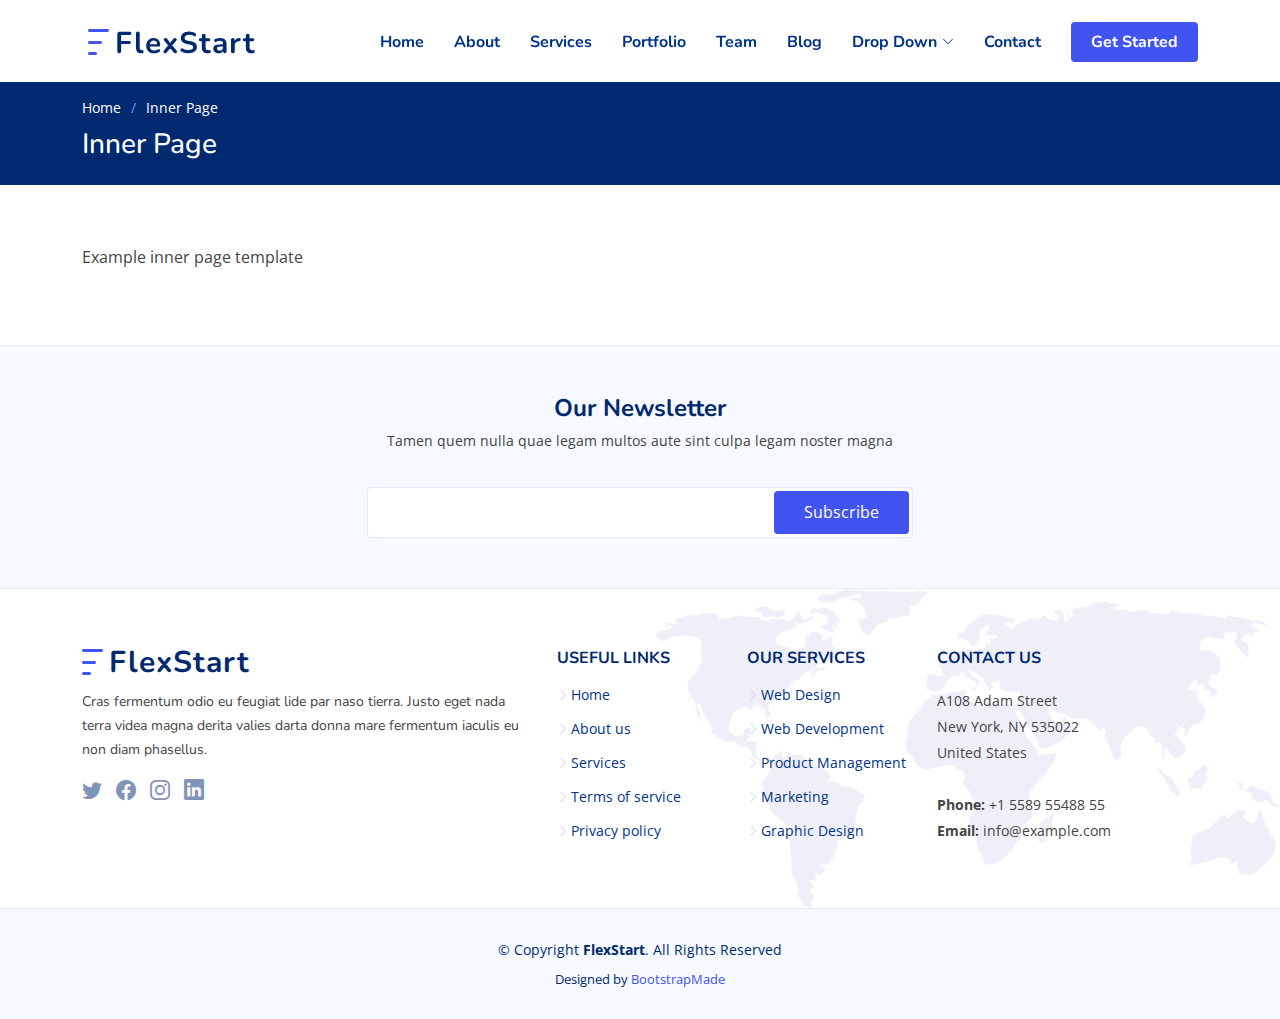
<file: bs/inner-page.html>
<!DOCTYPE html>
<html lang="en">

<head>
  <meta charset="utf-8">
  <meta content="width=device-width, initial-scale=1.0" name="viewport">

  <title>Inner Page - FlexStart Bootstrap Template</title>
  <meta content="" name="description">
  <meta content="" name="keywords">

  <!-- Favicons -->
  <link href="assets/img/favicon.png" rel="icon">
  <link href="assets/img/apple-touch-icon.png" rel="apple-touch-icon">

  <!-- Google Fonts -->
  <link href="https://fonts.googleapis.com/css?family=Open+Sans:300,300i,400,400i,600,600i,700,700i|Nunito:300,300i,400,400i,600,600i,700,700i|Poppins:300,300i,400,400i,500,500i,600,600i,700,700i" rel="stylesheet">

  <!-- Vendor CSS Files -->
  <link href="assets/vendor/bootstrap/css/bootstrap.min.css" rel="stylesheet">
  <link href="assets/vendor/bootstrap-icons/bootstrap-icons.css" rel="stylesheet">
  <link href="assets/vendor/aos/aos.css" rel="stylesheet">
  <link href="assets/vendor/remixicon/remixicon.css" rel="stylesheet">
  <link href="assets/vendor/swiper/swiper-bundle.min.css" rel="stylesheet">
  <link href="assets/vendor/glightbox/css/glightbox.min.css" rel="stylesheet">

  <!-- Template Main CSS File -->
  <link href="assets/css/style.css" rel="stylesheet">

  <!-- =======================================================
  * Template Name: FlexStart - v1.0.0
  * Template URL: https://bootstrapmade.com/flexstart-bootstrap-startup-template/
  * Author: BootstrapMade.com
  * License: https://bootstrapmade.com/license/
  ======================================================== -->
</head>

<body>

  <!-- ======= Header ======= -->
  <header id="header" class="header fixed-top">
    <div class="container-fluid container-xl d-flex align-items-center justify-content-between">

      <a href="index.html" class="logo d-flex align-items-center">
        <img src="assets/img/logo.png" alt="">
        <span>FlexStart</span>
      </a>

      <nav id="navbar" class="navbar">
        <ul>
          <li><a class="nav-link " href="#">Home</a></li>
          <li><a class="nav-link scrollto" href="#about">About</a></li>
          <li><a class="nav-link scrollto" href="#services">Services</a></li>
          <li><a class="nav-link scrollto" href="#portfolio">Portfolio</a></li>
          <li><a class="nav-link scrollto" href="#team">Team</a></li>
          <li><a href="blog.html">Blog</a></li>
          <li class="dropdown"><a href="#"><span>Drop Down</span> <i class="bi bi-chevron-down"></i></a>
            <ul>
              <li><a href="#">Drop Down 1</a></li>
              <li class="dropdown"><a href="#"><span>Deep Drop Down</span> <i class="bi bi-chevron-right"></i></a>
                <ul>
                  <li><a href="#">Deep Drop Down 1</a></li>
                  <li><a href="#">Deep Drop Down 2</a></li>
                  <li><a href="#">Deep Drop Down 3</a></li>
                  <li><a href="#">Deep Drop Down 4</a></li>
                  <li><a href="#">Deep Drop Down 5</a></li>
                </ul>
              </li>
              <li><a href="#">Drop Down 2</a></li>
              <li><a href="#">Drop Down 3</a></li>
              <li><a href="#">Drop Down 4</a></li>
            </ul>
          </li>
          <li><a class="nav-link scrollto" href="#contact">Contact</a></li>
          <li><a class="getstarted scrollto" href="#about">Get Started</a></li>
        </ul>
        <i class="bi bi-list mobile-nav-toggle"></i>
      </nav><!-- .navbar -->

    </div>
  </header><!-- End Header -->

  <main id="main">

    <!-- ======= Breadcrumbs ======= -->
    <section class="breadcrumbs">
      <div class="container">

        <ol>
          <li><a href="index.html">Home</a></li>
          <li>Inner Page</li>
        </ol>
        <h2>Inner Page</h2>

      </div>
    </section><!-- End Breadcrumbs -->

    <section class="inner-page">
      <div class="container">
        <p>
          Example inner page template
        </p>
      </div>
    </section>

  </main><!-- End #main -->

  <!-- ======= Footer ======= -->
  <footer id="footer" class="footer">

    <div class="footer-newsletter">
      <div class="container">
        <div class="row justify-content-center">
          <div class="col-lg-12 text-center">
            <h4>Our Newsletter</h4>
            <p>Tamen quem nulla quae legam multos aute sint culpa legam noster magna</p>
          </div>
          <div class="col-lg-6">
            <form action="" method="post">
              <input type="email" name="email"><input type="submit" value="Subscribe">
            </form>
          </div>
        </div>
      </div>
    </div>

    <div class="footer-top">
      <div class="container">
        <div class="row gy-4">
          <div class="col-lg-5 col-md-12 footer-info">
            <a href="index.html" class="logo d-flex align-items-center">
              <img src="assets/img/logo.png" alt="">
              <span>FlexStart</span>
            </a>
            <p>Cras fermentum odio eu feugiat lide par naso tierra. Justo eget nada terra videa magna derita valies darta donna mare fermentum iaculis eu non diam phasellus.</p>
            <div class="social-links mt-3">
              <a href="#" class="twitter"><i class="bi bi-twitter"></i></a>
              <a href="#" class="facebook"><i class="bi bi-facebook"></i></a>
              <a href="#" class="instagram"><i class="bi bi-instagram bx bxl-instagram"></i></a>
              <a href="#" class="linkedin"><i class="bi bi-linkedin bx bxl-linkedin"></i></a>
            </div>
          </div>

          <div class="col-lg-2 col-6 footer-links">
            <h4>Useful Links</h4>
            <ul>
              <li><i class="bi bi-chevron-right"></i> <a href="#">Home</a></li>
              <li><i class="bi bi-chevron-right"></i> <a href="#">About us</a></li>
              <li><i class="bi bi-chevron-right"></i> <a href="#">Services</a></li>
              <li><i class="bi bi-chevron-right"></i> <a href="#">Terms of service</a></li>
              <li><i class="bi bi-chevron-right"></i> <a href="#">Privacy policy</a></li>
            </ul>
          </div>

          <div class="col-lg-2 col-6 footer-links">
            <h4>Our Services</h4>
            <ul>
              <li><i class="bi bi-chevron-right"></i> <a href="#">Web Design</a></li>
              <li><i class="bi bi-chevron-right"></i> <a href="#">Web Development</a></li>
              <li><i class="bi bi-chevron-right"></i> <a href="#">Product Management</a></li>
              <li><i class="bi bi-chevron-right"></i> <a href="#">Marketing</a></li>
              <li><i class="bi bi-chevron-right"></i> <a href="#">Graphic Design</a></li>
            </ul>
          </div>

          <div class="col-lg-3 col-md-12 footer-contact text-center text-md-start">
            <h4>Contact Us</h4>
            <p>
              A108 Adam Street <br>
              New York, NY 535022<br>
              United States <br><br>
              <strong>Phone:</strong> +1 5589 55488 55<br>
              <strong>Email:</strong> info@example.com<br>
            </p>

          </div>

        </div>
      </div>
    </div>

    <div class="container">
      <div class="copyright">
        &copy; Copyright <strong><span>FlexStart</span></strong>. All Rights Reserved
      </div>
      <div class="credits">
        <!-- All the links in the footer should remain intact. -->
        <!-- You can delete the links only if you purchased the pro version. -->
        <!-- Licensing information: https://bootstrapmade.com/license/ -->
        <!-- Purchase the pro version with working PHP/AJAX contact form: https://bootstrapmade.com/flexstart-bootstrap-startup-template/ -->
        Designed by <a href="https://bootstrapmade.com/">BootstrapMade</a>
      </div>
    </div>
  </footer><!-- End Footer -->

  <a href="#" class="back-to-top d-flex align-items-center justify-content-center"><i class="bi bi-arrow-up-short"></i></a>

  <!-- Vendor JS Files -->
  <script src="assets/vendor/bootstrap/js/bootstrap.bundle.js"></script>
  <script src="assets/vendor/aos/aos.js"></script>
  <script src="assets/vendor/php-email-form/validate.js"></script>
  <script src="assets/vendor/swiper/swiper-bundle.min.js"></script>
  <script src="assets/vendor/purecounter/purecounter.js"></script>
  <script src="assets/vendor/isotope-layout/isotope.pkgd.min.js"></script>
  <script src="assets/vendor/glightbox/js/glightbox.min.js"></script>

  <!-- Template Main JS File -->
  <script src="assets/js/main.js"></script>

</body>

</html>
</file>
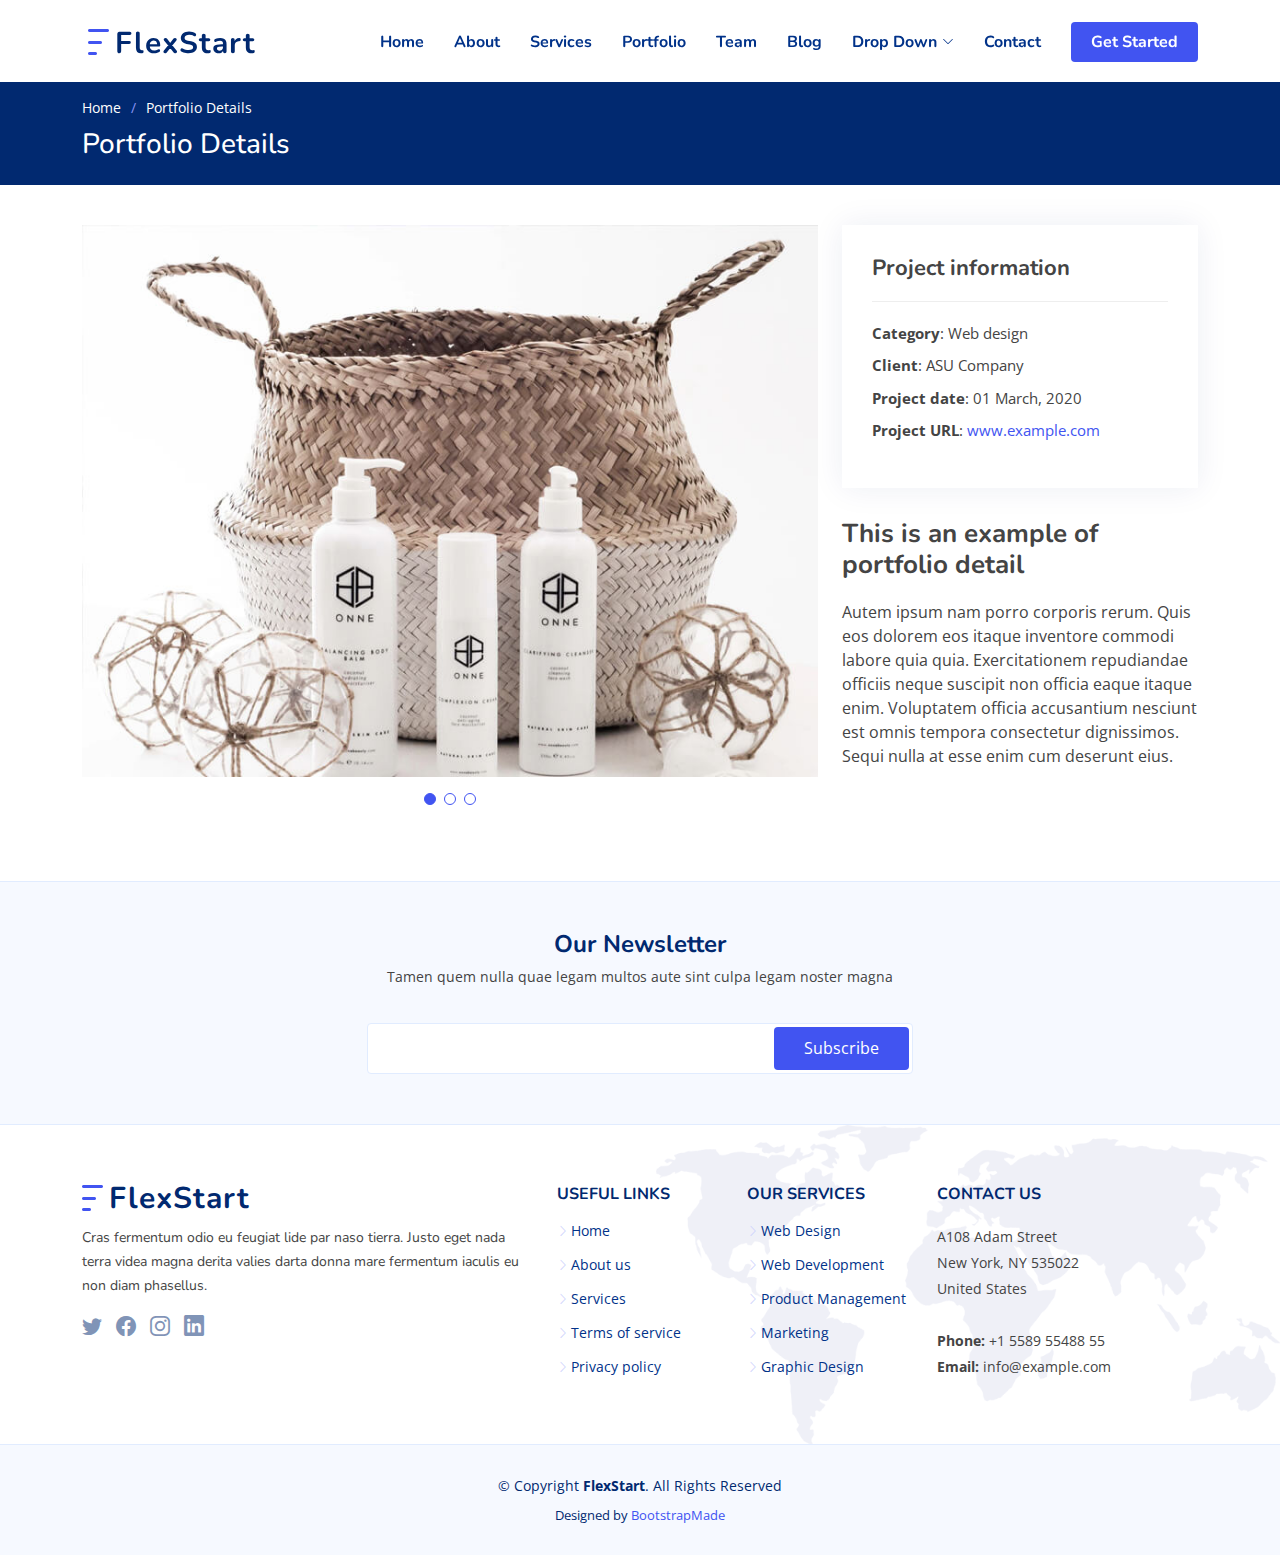
<file: bs/portfolio-details.html>
<!DOCTYPE html>
<html lang="en">

<head>
  <meta charset="utf-8">
  <meta content="width=device-width, initial-scale=1.0" name="viewport">

  <title>Portfolio Details - FlexStart Bootstrap Template</title>
  <meta content="" name="description">
  <meta content="" name="keywords">

  <!-- Favicons -->
  <link href="assets/img/favicon.png" rel="icon">
  <link href="assets/img/apple-touch-icon.png" rel="apple-touch-icon">

  <!-- Google Fonts -->
  <link href="https://fonts.googleapis.com/css?family=Open+Sans:300,300i,400,400i,600,600i,700,700i|Nunito:300,300i,400,400i,600,600i,700,700i|Poppins:300,300i,400,400i,500,500i,600,600i,700,700i" rel="stylesheet">

  <!-- Vendor CSS Files -->
  <link href="assets/vendor/bootstrap/css/bootstrap.min.css" rel="stylesheet">
  <link href="assets/vendor/bootstrap-icons/bootstrap-icons.css" rel="stylesheet">
  <link href="assets/vendor/aos/aos.css" rel="stylesheet">
  <link href="assets/vendor/remixicon/remixicon.css" rel="stylesheet">
  <link href="assets/vendor/swiper/swiper-bundle.min.css" rel="stylesheet">
  <link href="assets/vendor/glightbox/css/glightbox.min.css" rel="stylesheet">

  <!-- Template Main CSS File -->
  <link href="assets/css/style.css" rel="stylesheet">

  <!-- =======================================================
  * Template Name: FlexStart - v1.0.0
  * Template URL: https://bootstrapmade.com/flexstart-bootstrap-startup-template/
  * Author: BootstrapMade.com
  * License: https://bootstrapmade.com/license/
  ======================================================== -->
</head>

<body>

  <!-- ======= Header ======= -->
  <header id="header" class="header fixed-top">
    <div class="container-fluid container-xl d-flex align-items-center justify-content-between">

      <a href="index.html" class="logo d-flex align-items-center">
        <img src="assets/img/logo.png" alt="">
        <span>FlexStart</span>
      </a>

      <nav id="navbar" class="navbar">
        <ul>
          <li><a class="nav-link " href="#">Home</a></li>
          <li><a class="nav-link scrollto" href="#about">About</a></li>
          <li><a class="nav-link scrollto" href="#services">Services</a></li>
          <li><a class="nav-link scrollto" href="#portfolio">Portfolio</a></li>
          <li><a class="nav-link scrollto" href="#team">Team</a></li>
          <li><a href="blog.html">Blog</a></li>
          <li class="dropdown"><a href="#"><span>Drop Down</span> <i class="bi bi-chevron-down"></i></a>
            <ul>
              <li><a href="#">Drop Down 1</a></li>
              <li class="dropdown"><a href="#"><span>Deep Drop Down</span> <i class="bi bi-chevron-right"></i></a>
                <ul>
                  <li><a href="#">Deep Drop Down 1</a></li>
                  <li><a href="#">Deep Drop Down 2</a></li>
                  <li><a href="#">Deep Drop Down 3</a></li>
                  <li><a href="#">Deep Drop Down 4</a></li>
                  <li><a href="#">Deep Drop Down 5</a></li>
                </ul>
              </li>
              <li><a href="#">Drop Down 2</a></li>
              <li><a href="#">Drop Down 3</a></li>
              <li><a href="#">Drop Down 4</a></li>
            </ul>
          </li>
          <li><a class="nav-link scrollto" href="#contact">Contact</a></li>
          <li><a class="getstarted scrollto" href="#about">Get Started</a></li>
        </ul>
        <i class="bi bi-list mobile-nav-toggle"></i>
      </nav><!-- .navbar -->

    </div>
  </header><!-- End Header -->

  <main id="main">

    <!-- ======= Breadcrumbs ======= -->
    <section class="breadcrumbs">
      <div class="container">

        <ol>
          <li><a href="index.html">Home</a></li>
          <li>Portfolio Details</li>
        </ol>
        <h2>Portfolio Details</h2>

      </div>
    </section><!-- End Breadcrumbs -->

    <!-- ======= Portfolio Details Section ======= -->
    <section id="portfolio-details" class="portfolio-details">
      <div class="container">

        <div class="row gy-4">

          <div class="col-lg-8">
            <div class="portfolio-details-slider swiper-container">
              <div class="swiper-wrapper align-items-center">

                <div class="swiper-slide">
                  <img src="assets/img/portfolio/portfolio-1.jpg" alt="">
                </div>

                <div class="swiper-slide">
                  <img src="assets/img/portfolio/portfolio-2.jpg" alt="">
                </div>

                <div class="swiper-slide">
                  <img src="assets/img/portfolio/portfolio-3.jpg" alt="">
                </div>

              </div>
              <div class="swiper-pagination"></div>
            </div>
          </div>

          <div class="col-lg-4">
            <div class="portfolio-info">
              <h3>Project information</h3>
              <ul>
                <li><strong>Category</strong>: Web design</li>
                <li><strong>Client</strong>: ASU Company</li>
                <li><strong>Project date</strong>: 01 March, 2020</li>
                <li><strong>Project URL</strong>: <a href="#">www.example.com</a></li>
              </ul>
            </div>
            <div class="portfolio-description">
              <h2>This is an example of portfolio detail</h2>
              <p>
                Autem ipsum nam porro corporis rerum. Quis eos dolorem eos itaque inventore commodi labore quia quia. Exercitationem repudiandae officiis neque suscipit non officia eaque itaque enim. Voluptatem officia accusantium nesciunt est omnis tempora consectetur dignissimos. Sequi nulla at esse enim cum deserunt eius.
              </p>
            </div>
          </div>

        </div>

      </div>
    </section><!-- End Portfolio Details Section -->

  </main><!-- End #main -->

  <!-- ======= Footer ======= -->
  <footer id="footer" class="footer">

    <div class="footer-newsletter">
      <div class="container">
        <div class="row justify-content-center">
          <div class="col-lg-12 text-center">
            <h4>Our Newsletter</h4>
            <p>Tamen quem nulla quae legam multos aute sint culpa legam noster magna</p>
          </div>
          <div class="col-lg-6">
            <form action="" method="post">
              <input type="email" name="email"><input type="submit" value="Subscribe">
            </form>
          </div>
        </div>
      </div>
    </div>

    <div class="footer-top">
      <div class="container">
        <div class="row gy-4">
          <div class="col-lg-5 col-md-12 footer-info">
            <a href="index.html" class="logo d-flex align-items-center">
              <img src="assets/img/logo.png" alt="">
              <span>FlexStart</span>
            </a>
            <p>Cras fermentum odio eu feugiat lide par naso tierra. Justo eget nada terra videa magna derita valies darta donna mare fermentum iaculis eu non diam phasellus.</p>
            <div class="social-links mt-3">
              <a href="#" class="twitter"><i class="bi bi-twitter"></i></a>
              <a href="#" class="facebook"><i class="bi bi-facebook"></i></a>
              <a href="#" class="instagram"><i class="bi bi-instagram bx bxl-instagram"></i></a>
              <a href="#" class="linkedin"><i class="bi bi-linkedin bx bxl-linkedin"></i></a>
            </div>
          </div>

          <div class="col-lg-2 col-6 footer-links">
            <h4>Useful Links</h4>
            <ul>
              <li><i class="bi bi-chevron-right"></i> <a href="#">Home</a></li>
              <li><i class="bi bi-chevron-right"></i> <a href="#">About us</a></li>
              <li><i class="bi bi-chevron-right"></i> <a href="#">Services</a></li>
              <li><i class="bi bi-chevron-right"></i> <a href="#">Terms of service</a></li>
              <li><i class="bi bi-chevron-right"></i> <a href="#">Privacy policy</a></li>
            </ul>
          </div>

          <div class="col-lg-2 col-6 footer-links">
            <h4>Our Services</h4>
            <ul>
              <li><i class="bi bi-chevron-right"></i> <a href="#">Web Design</a></li>
              <li><i class="bi bi-chevron-right"></i> <a href="#">Web Development</a></li>
              <li><i class="bi bi-chevron-right"></i> <a href="#">Product Management</a></li>
              <li><i class="bi bi-chevron-right"></i> <a href="#">Marketing</a></li>
              <li><i class="bi bi-chevron-right"></i> <a href="#">Graphic Design</a></li>
            </ul>
          </div>

          <div class="col-lg-3 col-md-12 footer-contact text-center text-md-start">
            <h4>Contact Us</h4>
            <p>
              A108 Adam Street <br>
              New York, NY 535022<br>
              United States <br><br>
              <strong>Phone:</strong> +1 5589 55488 55<br>
              <strong>Email:</strong> info@example.com<br>
            </p>

          </div>

        </div>
      </div>
    </div>

    <div class="container">
      <div class="copyright">
        &copy; Copyright <strong><span>FlexStart</span></strong>. All Rights Reserved
      </div>
      <div class="credits">
        <!-- All the links in the footer should remain intact. -->
        <!-- You can delete the links only if you purchased the pro version. -->
        <!-- Licensing information: https://bootstrapmade.com/license/ -->
        <!-- Purchase the pro version with working PHP/AJAX contact form: https://bootstrapmade.com/flexstart-bootstrap-startup-template/ -->
        Designed by <a href="https://bootstrapmade.com/">BootstrapMade</a>
      </div>
    </div>
  </footer><!-- End Footer -->

  <a href="#" class="back-to-top d-flex align-items-center justify-content-center"><i class="bi bi-arrow-up-short"></i></a>

  <!-- Vendor JS Files -->
  <script src="assets/vendor/bootstrap/js/bootstrap.bundle.js"></script>
  <script src="assets/vendor/aos/aos.js"></script>
  <script src="assets/vendor/php-email-form/validate.js"></script>
  <script src="assets/vendor/swiper/swiper-bundle.min.js"></script>
  <script src="assets/vendor/purecounter/purecounter.js"></script>
  <script src="assets/vendor/isotope-layout/isotope.pkgd.min.js"></script>
  <script src="assets/vendor/glightbox/js/glightbox.min.js"></script>

  <!-- Template Main JS File -->
  <script src="assets/js/main.js"></script>

</body>

</html>
</file>
<file: FlexStart/assets/css/style.css>
/**
* Template Name: FlexStart - v1.0.0
* Template URL: https://bootstrapmade.com/flexstart-bootstrap-startup-template/
* Author: BootstrapMade.com
* License: https://bootstrapmade.com/license/
*/

/*--------------------------------------------------------------
# General
--------------------------------------------------------------*/
:root {
  scroll-behavior: smooth;
}

body {
  font-family: "Open Sans", sans-serif;
  color: #444444;
}

a {
  color: #4154f1;
  text-decoration: none;
}

a:hover {
  color: #717ff5;
  text-decoration: none;
}

h1, h2, h3, h4, h5, h6 {
  font-family: "Nunito", sans-serif;
}

/*--------------------------------------------------------------
# Sections
--------------------------------------------------------------*/
section {
  padding: 60px 0;
  overflow: hidden;
}

.section-header {
  text-align: center;
  padding-bottom: 40px;
}

.section-header h2 {
  font-size: 13px;
  letter-spacing: 1px;
  font-weight: 700;
  margin: 0;
  color: #4154f1;
  text-transform: uppercase;
}

.section-header p {
  margin: 10px 0 0 0;
  padding: 0;
  font-size: 38px;
  line-height: 42px;
  font-weight: 700;
  color: #012970;
}

@media (max-width: 768px) {
  .section-header p {
    font-size: 28px;
    line-height: 32px;
  }
}

/*--------------------------------------------------------------
# Breadcrumbs
--------------------------------------------------------------*/
.breadcrumbs {
  padding: 15px 0;
  background: #012970;
  min-height: 40px;
  margin-top: 82px;
  color: #fff;
}

@media (max-width: 992px) {
  .breadcrumbs {
    margin-top: 57px;
  }
}

.breadcrumbs h2 {
  font-size: 28px;
  font-weight: 500;
}

.breadcrumbs ol {
  display: flex;
  flex-wrap: wrap;
  list-style: none;
  padding: 0 0 10px 0;
  margin: 0;
  font-size: 14px;
}

.breadcrumbs ol a {
  color: #fff;
  transition: 0.3s;
}

.breadcrumbs ol a:hover {
  text-decoration: underline;
}

.breadcrumbs ol li + li {
  padding-left: 10px;
}

.breadcrumbs ol li + li::before {
  display: inline-block;
  padding-right: 10px;
  color: #8894f6;
  content: "/";
}

/*--------------------------------------------------------------
# Back to top button
--------------------------------------------------------------*/
.back-to-top {
  position: fixed;
  visibility: hidden;
  opacity: 0;
  right: 15px;
  bottom: 15px;
  z-index: 99999;
  background: #4154f1;
  width: 40px;
  height: 40px;
  border-radius: 4px;
  transition: all 0.4s;
}

.back-to-top i {
  font-size: 24px;
  color: #fff;
  line-height: 0;
}

.back-to-top:hover {
  background: #6776f4;
  color: #fff;
}

.back-to-top.active {
  visibility: visible;
  opacity: 1;
}

/*--------------------------------------------------------------
# Disable aos animation delay on mobile devices
--------------------------------------------------------------*/
@media screen and (max-width: 768px) {
  [data-aos-delay] {
    transition-delay: 0 !important;
  }
}

/*--------------------------------------------------------------
# Header
--------------------------------------------------------------*/
.header {
  transition: all 0.5s;
  z-index: 997;
  padding: 20px 0;
}

.header.header-scrolled {
  background: #fff;
  padding: 15px 0;
  box-shadow: 0px 2px 20px rgba(1, 41, 112, 0.1);
}

.header .logo {
  line-height: 0;
}

.header .logo img {
  max-height: 40px;
  margin-right: 6px;
}

.header .logo span {
  font-size: 30px;
  font-weight: 700;
  letter-spacing: 1px;
  color: #012970;
  font-family: "Nunito", sans-serif;
  margin-top: 3px;
}

/*--------------------------------------------------------------
# Navigation Menu
--------------------------------------------------------------*/
/**
* Desktop Navigation 
*/
.navbar {
  padding: 0;
}

.navbar ul {
  margin: 0;
  padding: 0;
  display: flex;
  list-style: none;
  align-items: center;
}

.navbar li {
  position: relative;
}

.navbar a {
  display: flex;
  align-items: center;
  justify-content: space-between;
  padding: 10px 0 10px 30px;
  font-family: "Nunito", sans-serif;
  font-size: 16px;
  font-weight: 700;
  color: #013289;
  white-space: nowrap;
  transition: 0.3s;
}

.navbar a i {
  font-size: 12px;
  line-height: 0;
  margin-left: 5px;
}

.navbar a:hover, .navbar .active, .navbar li:hover > a {
  color: #4154f1;
}

.navbar .getstarted {
  background: #4154f1;
  padding: 8px 20px;
  margin-left: 30px;
  border-radius: 4px;
  color: #fff;
}

.navbar .getstarted:hover {
  color: #fff;
  background: #5969f3;
}

.navbar .dropdown ul {
  display: block;
  position: absolute;
  left: 14px;
  top: calc(100% + 30px);
  margin: 0;
  padding: 10px 0;
  z-index: 99;
  opacity: 0;
  visibility: hidden;
  background: #fff;
  box-shadow: 0px 0px 30px rgba(127, 137, 161, 0.25);
  transition: 0.3s;
  border-radius: 4px;
}

.navbar .dropdown ul li {
  min-width: 200px;
}

.navbar .dropdown ul a {
  padding: 10px 20px;
  font-size: 15px;
  text-transform: none;
  font-weight: 600;
}

.navbar .dropdown ul a i {
  font-size: 12px;
}

.navbar .dropdown ul a:hover, .navbar .dropdown ul .active:hover, .navbar .dropdown ul li:hover > a {
  color: #4154f1;
}

.navbar .dropdown:hover > ul {
  opacity: 1;
  top: 100%;
  visibility: visible;
}

.navbar .dropdown .dropdown ul {
  top: 0;
  left: calc(100% - 30px);
  visibility: hidden;
}

.navbar .dropdown .dropdown:hover > ul {
  opacity: 1;
  top: 0;
  left: 100%;
  visibility: visible;
}

@media (max-width: 1366px) {
  .navbar .dropdown .dropdown ul {
    left: -90%;
  }
  .navbar .dropdown .dropdown:hover > ul {
    left: -100%;
  }
}

/**
* Mobile Navigation 
*/
.mobile-nav-toggle {
  color: #012970;
  font-size: 28px;
  cursor: pointer;
  display: none;
  line-height: 0;
  transition: 0.5s;
}

.mobile-nav-toggle.bi-x {
  color: #fff;
}

@media (max-width: 991px) {
  .mobile-nav-toggle {
    display: block;
  }
  .navbar ul {
    display: none;
  }
}

.navbar-mobile {
  position: fixed;
  overflow: hidden;
  top: 0;
  right: 0;
  left: 0;
  bottom: 0;
  background: rgba(1, 22, 61, 0.9);
  transition: 0.3s;
}

.navbar-mobile .mobile-nav-toggle {
  position: absolute;
  top: 15px;
  right: 15px;
}

.navbar-mobile ul {
  display: block;
  position: absolute;
  top: 55px;
  right: 15px;
  bottom: 15px;
  left: 15px;
  padding: 10px 0;
  border-radius: 10px;
  background-color: #fff;
  overflow-y: auto;
  transition: 0.3s;
}

.navbar-mobile a {
  padding: 10px 20px;
  font-size: 15px;
  color: #012970;
}

.navbar-mobile a:hover, .navbar-mobile .active, .navbar-mobile li:hover > a {
  color: #4154f1;
}

.navbar-mobile .getstarted {
  margin: 15px;
}

.navbar-mobile .dropdown ul {
  position: static;
  display: none;
  margin: 10px 20px;
  padding: 10px 0;
  z-index: 99;
  opacity: 1;
  visibility: visible;
  background: #fff;
  box-shadow: 0px 0px 30px rgba(127, 137, 161, 0.25);
}

.navbar-mobile .dropdown ul li {
  min-width: 200px;
}

.navbar-mobile .dropdown ul a {
  padding: 10px 20px;
}

.navbar-mobile .dropdown ul a i {
  font-size: 12px;
}

.navbar-mobile .dropdown ul a:hover, .navbar-mobile .dropdown ul .active:hover, .navbar-mobile .dropdown ul li:hover > a {
  color: #4154f1;
}

.navbar-mobile .dropdown > .dropdown-active {
  display: block;
}

/*--------------------------------------------------------------
# Hero Section
--------------------------------------------------------------*/
.hero {
  width: 100%;
  height: 100vh;
  background: url(../img/hero-bg.png) top center no-repeat;
  background-size: cover;
}

.hero h1 {
  margin: 0;
  font-size: 48px;
  font-weight: 700;
  color: #012970;
}

.hero h2 {
  color: #444444;
  margin: 15px 0 0 0;
  font-size: 26px;
}

.hero .btn-get-started {
  margin-top: 30px;
  line-height: 0;
  padding: 15px 40px;
  border-radius: 4px;
  transition: 0.5s;
  color: #fff;
  background: #4154f1;
  box-shadow: 0px 5px 30px rgba(65, 84, 241, 0.4);
}

.hero .btn-get-started span {
  font-family: "Nunito", sans-serif;
  font-weight: 600;
  font-size: 16px;
  letter-spacing: 1px;
}

.hero .btn-get-started i {
  margin-left: 5px;
  font-size: 18px;
  transition: 0.3s;
}

.hero .btn-get-started:hover i {
  transform: translateX(5px);
}

.hero .hero-img {
  text-align: right;
}

@media (min-width: 1024px) {
  .hero {
    background-attachment: fixed;
  }
}

@media (max-width: 991px) {
  .hero {
    height: auto;
    padding: 120px 0 60px 0;
  }
  .hero .hero-img {
    text-align: center;
    margin-top: 80px;
  }
  .hero .hero-img img {
    width: 80%;
  }
}

@media (max-width: 768px) {
  .hero {
    text-align: center;
  }
  .hero h1 {
    font-size: 32px;
  }
  .hero h2 {
    font-size: 24px;
  }
  .hero .hero-img img {
    width: 100%;
  }
}

/*--------------------------------------------------------------
# Index Page
--------------------------------------------------------------*/
/*--------------------------------------------------------------
# About
--------------------------------------------------------------*/
.about .content {
  background-color: #f6f9ff;
  padding: 40px;
}

.about h3 {
  font-size: 14px;
  font-weight: 700;
  color: #4154f1;
  text-transform: uppercase;
}

.about h2 {
  font-size: 24px;
  font-weight: 700;
  color: #012970;
}

.about p {
  margin: 15px 0 30px 0;
  line-height: 24px;
}

.about .btn-read-more {
  line-height: 0;
  padding: 15px 40px;
  border-radius: 4px;
  transition: 0.5s;
  color: #fff;
  background: #4154f1;
  box-shadow: 0px 5px 25px rgba(65, 84, 241, 0.3);
}

.about .btn-read-more span {
  font-family: "Nunito", sans-serif;
  font-weight: 600;
  font-size: 16px;
  letter-spacing: 1px;
}

.about .btn-read-more i {
  margin-left: 5px;
  font-size: 18px;
  transition: 0.3s;
}

.about .btn-read-more:hover i {
  transform: translateX(5px);
}

/*--------------------------------------------------------------
# Values
--------------------------------------------------------------*/
.values .box {
  padding: 30px;
  box-shadow: 0px 0 5px rgba(1, 41, 112, 0.08);
  text-align: center;
  transition: 0.3s;
  height: 100%;
}

.values .box img {
  padding: 30px 50px;
  transition: 0.5s;
  transform: scale(1.1);
}

.values .box h3 {
  font-size: 24px;
  color: #012970;
  font-weight: 700;
  margin-bottom: 18px;
}

.values .box:hover {
  box-shadow: 0px 0 30px rgba(1, 41, 112, 0.08);
}

.values .box:hover img {
  transform: scale(1);
}

/*--------------------------------------------------------------
# Counts
--------------------------------------------------------------*/
.counts {
  padding: 70px 0 60px;
}

.counts .count-box {
  display: flex;
  align-items: center;
  padding: 30px;
  width: 100%;
  background: #fff;
  box-shadow: 0px 0 30px rgba(1, 41, 112, 0.08);
}

.counts .count-box i {
  font-size: 42px;
  line-height: 0;
  margin-right: 20px;
  color: #4154f1;
}

.counts .count-box span {
  font-size: 36px;
  display: block;
  font-weight: 600;
  color: #0b198f;
}

.counts .count-box p {
  padding: 0;
  margin: 0;
  font-family: "Nunito", sans-serif;
  font-size: 14px;
}

/*--------------------------------------------------------------
# Features
--------------------------------------------------------------*/
.features .feature-box {
  padding: 24px 20px;
  box-shadow: 0px 0 30px rgba(1, 41, 112, 0.08);
  transition: 0.3s;
  height: 100%;
}

.features .feature-box h3 {
  font-size: 18px;
  color: #012970;
  font-weight: 700;
  margin: 0;
}

.features .feature-box i {
  line-height: 0;
  background: #ecf3ff;
  padding: 4px;
  margin-right: 10px;
  font-size: 24px;
  border-radius: 3px;
  transition: 0.3s;
}

.features .feature-box:hover i {
  background: #4154f1;
  color: #fff;
}

.features .feture-tabs {
  margin-top: 120px;
}

.features .feture-tabs h3 {
  color: #012970;
  font-weight: 700;
  font-size: 32px;
  margin-bottom: 10px;
}

@media (max-width: 768px) {
  .features .feture-tabs h3 {
    font-size: 28px;
  }
}

.features .feture-tabs .nav-pills {
  border-bottom: 1px solid #eee;
}

.features .feture-tabs .nav-link {
  background: none;
  text-transform: uppercase;
  font-size: 15px;
  font-weight: 600;
  color: #012970;
  padding: 12px 0;
  margin-right: 25px;
  margin-bottom: -2px;
  border-radius: 0;
}

.features .feture-tabs .nav-link.active {
  color: #4154f1;
  border-bottom: 3px solid #4154f1;
}

.features .feture-tabs .tab-content h4 {
  font-size: 18px;
  margin: 0;
  font-weight: 700;
  color: #012970;
}

.features .feture-tabs .tab-content i {
  font-size: 24px;
  line-height: 0;
  margin-right: 8px;
  color: #4154f1;
}

.features .feature-icons {
  margin-top: 120px;
}

.features .feature-icons h3 {
  color: #012970;
  font-weight: 700;
  font-size: 32px;
  margin-bottom: 20px;
  text-align: center;
}

@media (max-width: 768px) {
  .features .feature-icons h3 {
    font-size: 28px;
  }
}

.features .feature-icons .content .icon-box {
  display: flex;
}

.features .feature-icons .content .icon-box h4 {
  font-size: 20px;
  font-weight: 700;
  margin: 0 0 10px 0;
  color: #012970;
}

.features .feature-icons .content .icon-box i {
  font-size: 44px;
  line-height: 44px;
  color: #0245bc;
  margin-right: 15px;
}

.features .feature-icons .content .icon-box p {
  font-size: 15px;
  color: #848484;
}

/*--------------------------------------------------------------
# Services
--------------------------------------------------------------*/
.services .service-box {
  box-shadow: 0px 0 30px rgba(1, 41, 112, 0.08);
  height: 100%;
  padding: 60px 30px;
  text-align: center;
  transition: 0.3s;
  border-radius: 5px;
}

.services .service-box .icon {
  font-size: 36px;
  padding: 40px 20px;
  border-radius: 4px;
  position: relative;
  margin-bottom: 25px;
  display: inline-block;
  line-height: 0;
  transition: 0.3s;
}

.services .service-box h3 {
  color: #444444;
  font-weight: 700;
}

.services .service-box .read-more {
  display: inline-flex;
  align-items: center;
  justify-content: center;
  font-weight: 600;
  font-size: 16px;
  padding: 8px 20px;
}

.services .service-box .read-more i {
  line-height: 0;
  margin-left: 5px;
  font-size: 18px;
}

.services .service-box.blue {
  border-bottom: 3px solid #2db6fa;
}

.services .service-box.blue .icon {
  color: #2db6fa;
  background: #dbf3fe;
}

.services .service-box.blue .read-more {
  color: #2db6fa;
}

.services .service-box.blue:hover {
  background: #2db6fa;
}

.services .service-box.orange {
  border-bottom: 3px solid #f68c09;
}

.services .service-box.orange .icon {
  color: #f68c09;
  background: #fde3c4;
}

.services .service-box.orange .read-more {
  color: #f68c09;
}

.services .service-box.orange:hover {
  background: #f68c09;
}

.services .service-box.green {
  border-bottom: 3px solid #08da4e;
}

.services .service-box.green .icon {
  color: #08da4e;
  background: #cffddf;
}

.services .service-box.green .read-more {
  color: #08da4e;
}

.services .service-box.green:hover {
  background: #08da4e;
}

.services .service-box.red {
  border-bottom: 3px solid #e9222c;
}

.services .service-box.red .icon {
  color: #e9222c;
  background: #fef7f8;
}

.services .service-box.red .read-more {
  color: #e9222c;
}

.services .service-box.red:hover {
  background: #e9222c;
}

.services .service-box.purple {
  border-bottom: 3px solid #b50edf;
}

.services .service-box.purple .icon {
  color: #b50edf;
  background: #f8e4fd;
}

.services .service-box.purple .read-more {
  color: #b50edf;
}

.services .service-box.purple:hover {
  background: #b50edf;
}

.services .service-box.pink {
  border-bottom: 3px solid #f51f9c;
}

.services .service-box.pink .icon {
  color: #f51f9c;
  background: #feecf7;
}

.services .service-box.pink .read-more {
  color: #f51f9c;
}

.services .service-box.pink:hover {
  background: #f51f9c;
}

.services .service-box:hover h3, .services .service-box:hover p, .services .service-box:hover .read-more {
  color: #fff;
}

.services .service-box:hover .icon {
  background: #fff;
}

/*--------------------------------------------------------------
# Pricing
--------------------------------------------------------------*/
.pricing .box {
  padding: 40px 20px;
  background: #fff;
  text-align: center;
  box-shadow: 0px 0 30px rgba(1, 41, 112, 0.08);
  border-radius: 4px;
  position: relative;
  overflow: hidden;
  transition: 0.3s;
}

.pricing .box:hover {
  transform: scale(1.1);
  box-shadow: 0px 0 30px rgba(1, 41, 112, 0.1);
}

.pricing h3 {
  font-weight: 700;
  font-size: 18px;
  margin-bottom: 15px;
}

.pricing .price {
  font-size: 36px;
  color: #444444;
  font-weight: 600;
  font-family: "Poppins", sans-serif;
}

.pricing .price sup {
  font-size: 20px;
  top: -15px;
  left: -3px;
}

.pricing .price span {
  color: #bababa;
  font-size: 16px;
  font-weight: 300;
}

.pricing img {
  padding: 30px 40px;
}

.pricing ul {
  padding: 0;
  list-style: none;
  color: #444444;
  text-align: center;
  line-height: 26px;
  font-size: 16px;
  margin-bottom: 25px;
}

.pricing ul li {
  padding-bottom: 10px;
}

.pricing ul .na {
  color: #ccc;
  text-decoration: line-through;
}

.pricing .btn-buy {
  display: inline-block;
  padding: 8px 40px 10px 40px;
  border-radius: 50px;
  color: #4154f1;
  transition: none;
  font-size: 16px;
  font-weight: 400;
  font-family: "Nunito", sans-serif;
  font-weight: 600;
  transition: 0.3s;
  border: 1px solid #4154f1;
}

.pricing .btn-buy:hover {
  background: #4154f1;
  color: #fff;
}

.pricing .featured {
  width: 200px;
  position: absolute;
  top: 18px;
  right: -68px;
  transform: rotate(45deg);
  z-index: 1;
  font-size: 14px;
  padding: 1px 0 3px 0;
  background: #4154f1;
  color: #fff;
}

/*--------------------------------------------------------------
# F.A.Q
--------------------------------------------------------------*/
.faq .accordion-collapse {
  border: 0;
}

.faq .accordion-button {
  padding: 15px 15px 20px 0;
  font-weight: 600;
  border: 0;
  font-size: 18px;
  color: #444444;
  text-align: left;
}

.faq .accordion-button:focus {
  box-shadow: none;
}

.faq .accordion-button:not(.collapsed) {
  background: none;
  color: #4154f1;
  border-bottom: 0;
}

.faq .accordion-body {
  padding: 0 0 25px 0;
  border: 0;
}

/*--------------------------------------------------------------
# Portfolio
--------------------------------------------------------------*/
.portfolio #portfolio-flters {
  padding: 0;
  margin: 0 auto 25px auto;
  list-style: none;
  text-align: center;
  background: white;
  border-radius: 50px;
  padding: 2px 15px;
}

.portfolio #portfolio-flters li {
  cursor: pointer;
  display: inline-block;
  padding: 8px 20px 10px 20px;
  font-size: 15px;
  font-weight: 600;
  line-height: 1;
  color: #444444;
  margin: 0 4px 8px 4px;
  transition: 0.3s;
  border-radius: 50px;
  border: 1px solid #fff;
}

.portfolio #portfolio-flters li:hover, .portfolio #portfolio-flters li.filter-active {
  color: #4154f1;
  border-color: #4154f1;
}

.portfolio #portfolio-flters li:last-child {
  margin-right: 0;
}

.portfolio .portfolio-wrap {
  transition: 0.3s;
  position: relative;
  overflow: hidden;
  z-index: 1;
  background: rgba(255, 255, 255, 0.75);
}

.portfolio .portfolio-wrap::before {
  content: "";
  background: rgba(255, 255, 255, 0.75);
  position: absolute;
  left: 30px;
  right: 30px;
  top: 30px;
  bottom: 30px;
  transition: all ease-in-out 0.3s;
  z-index: 2;
  opacity: 0;
}

.portfolio .portfolio-wrap img {
  transition: 1s;
}

.portfolio .portfolio-wrap .portfolio-info {
  opacity: 0;
  position: absolute;
  top: 0;
  left: 0;
  right: 0;
  bottom: 0;
  text-align: center;
  z-index: 3;
  transition: all ease-in-out 0.3s;
  display: flex;
  flex-direction: column;
  justify-content: center;
  align-items: center;
}

.portfolio .portfolio-wrap .portfolio-info::before {
  display: block;
  content: "";
  width: 48px;
  height: 48px;
  position: absolute;
  top: 35px;
  left: 35px;
  border-top: 3px solid rgba(1, 41, 112, 0.2);
  border-left: 3px solid rgba(1, 41, 112, 0.2);
  transition: all 0.5s ease 0s;
  z-index: 9994;
}

.portfolio .portfolio-wrap .portfolio-info::after {
  display: block;
  content: "";
  width: 48px;
  height: 48px;
  position: absolute;
  bottom: 35px;
  right: 35px;
  border-bottom: 3px solid rgba(1, 41, 112, 0.2);
  border-right: 3px solid rgba(1, 41, 112, 0.2);
  transition: all 0.5s ease 0s;
  z-index: 9994;
}

.portfolio .portfolio-wrap .portfolio-info h4 {
  font-size: 20px;
  color: #012970;
  font-weight: 700;
}

.portfolio .portfolio-wrap .portfolio-info p {
  color: #012970;
  font-weight: 600;
  font-size: 14px;
  text-transform: uppercase;
  padding: 0;
  margin: 0;
}

.portfolio .portfolio-wrap .portfolio-links {
  text-align: center;
  z-index: 4;
}

.portfolio .portfolio-wrap .portfolio-links a {
  color: #fff;
  background: #4154f1;
  margin: 10px 2px;
  width: 36px;
  height: 36px;
  display: inline-flex;
  align-items: center;
  justify-content: center;
  border-radius: 50%;
  transition: 0.3s;
}

.portfolio .portfolio-wrap .portfolio-links a i {
  font-size: 24px;
  line-height: 0;
}

.portfolio .portfolio-wrap .portfolio-links a:hover {
  background: #5969f3;
}

.portfolio .portfolio-wrap:hover img {
  transform: scale(1.1);
}

.portfolio .portfolio-wrap:hover::before {
  top: 0;
  left: 0;
  right: 0;
  bottom: 0;
  opacity: 1;
}

.portfolio .portfolio-wrap:hover .portfolio-info {
  opacity: 1;
}

.portfolio .portfolio-wrap:hover .portfolio-info::before {
  top: 15px;
  left: 15px;
}

.portfolio .portfolio-wrap:hover .portfolio-info::after {
  bottom: 15px;
  right: 15px;
}

/*--------------------------------------------------------------
# Portfolio Details
--------------------------------------------------------------*/
.portfolio-details {
  padding-top: 40px;
}

.portfolio-details .portfolio-details-slider img {
  width: 100%;
}

.portfolio-details .portfolio-details-slider .swiper-pagination {
  margin-top: 20px;
  position: relative;
}

.portfolio-details .portfolio-details-slider .swiper-pagination .swiper-pagination-bullet {
  width: 12px;
  height: 12px;
  background-color: #fff;
  opacity: 1;
  border: 1px solid #4154f1;
}

.portfolio-details .portfolio-details-slider .swiper-pagination .swiper-pagination-bullet-active {
  background-color: #4154f1;
}

.portfolio-details .portfolio-info {
  padding: 30px;
  box-shadow: 0px 0 30px rgba(1, 41, 112, 0.08);
}

.portfolio-details .portfolio-info h3 {
  font-size: 22px;
  font-weight: 700;
  margin-bottom: 20px;
  padding-bottom: 20px;
  border-bottom: 1px solid #eee;
}

.portfolio-details .portfolio-info ul {
  list-style: none;
  padding: 0;
  font-size: 15px;
}

.portfolio-details .portfolio-info ul li + li {
  margin-top: 10px;
}

.portfolio-details .portfolio-description {
  padding-top: 30px;
}

.portfolio-details .portfolio-description h2 {
  font-size: 26px;
  font-weight: 700;
  margin-bottom: 20px;
}

.portfolio-details .portfolio-description p {
  padding: 0;
}

/*--------------------------------------------------------------
# Testimonials
--------------------------------------------------------------*/
.testimonials .testimonial-item {
  box-sizing: content-box;
  padding: 30px;
  margin: 40px 30px;
  box-shadow: 0px 0 20px rgba(1, 41, 112, 0.1);
  background: #fff;
  min-height: 320px;
  display: flex;
  flex-direction: column;
  text-align: center;
  transition: 0.3s;
}

.testimonials .testimonial-item .stars {
  margin-bottom: 15px;
}

.testimonials .testimonial-item .stars i {
  color: #ffc107;
  margin: 0 1px;
}

.testimonials .testimonial-item .testimonial-img {
  width: 90px;
  border-radius: 50%;
  border: 4px solid #fff;
  margin: 0 auto;
}

.testimonials .testimonial-item h3 {
  font-size: 18px;
  font-weight: bold;
  margin: 10px 0 5px 0;
  color: #111;
}

.testimonials .testimonial-item h4 {
  font-size: 14px;
  color: #999;
  margin: 0;
}

.testimonials .testimonial-item p {
  font-style: italic;
  margin: 0 auto 15px auto;
}

.testimonials .swiper-pagination {
  margin-top: 20px;
  position: relative;
}

.testimonials .swiper-pagination .swiper-pagination-bullet {
  width: 12px;
  height: 12px;
  background-color: #fff;
  opacity: 1;
  border: 1px solid #4154f1;
}

.testimonials .swiper-pagination .swiper-pagination-bullet-active {
  background-color: #4154f1;
}

.testimonials .swiper-slide {
  opacity: .3;
}

@media (max-width: 1199px) {
  .testimonials .swiper-slide-active {
    opacity: 1;
  }
  .testimonials .swiper-pagination {
    margin-top: 0;
  }
}

@media (min-width: 1200px) {
  .testimonials .swiper-slide-next {
    opacity: 1;
    transform: scale(1.12);
  }
}

/*--------------------------------------------------------------
# Team
--------------------------------------------------------------*/
.team {
  background: #fff;
  padding: 60px 0;
}

.team .member {
  overflow: hidden;
  text-align: center;
  border-radius: 5px;
  background: #fff;
  box-shadow: 0px 0 30px rgba(1, 41, 112, 0.08);
  transition: 0.3s;
}

.team .member .member-img {
  position: relative;
  overflow: hidden;
}

.team .member .member-img:after {
  position: absolute;
  content: "";
  left: 0;
  bottom: 0;
  height: 100%;
  width: 100%;
  background: url(../img/team-shape.svg) no-repeat center bottom;
  background-size: contain;
  z-index: 1;
}

.team .member .social {
  position: absolute;
  right: -100%;
  top: 30px;
  opacity: 0;
  border-radius: 4px;
  transition: 0.5s;
  background: rgba(255, 255, 255, 0.3);
  z-index: 2;
}

.team .member .social a {
  transition: color 0.3s;
  color: rgba(1, 41, 112, 0.5);
  margin: 15px 12px;
  display: block;
  line-height: 0;
  text-align: center;
}

.team .member .social a:hover {
  color: rgba(1, 41, 112, 0.8);
}

.team .member .social i {
  font-size: 18px;
}

.team .member .member-info {
  padding: 10px 15px 20px 15px;
}

.team .member .member-info h4 {
  font-weight: 700;
  margin-bottom: 5px;
  font-size: 20px;
  color: #012970;
}

.team .member .member-info span {
  display: block;
  font-size: 14px;
  font-weight: 400;
  color: #aaaaaa;
}

.team .member .member-info p {
  font-style: italic;
  font-size: 14px;
  padding-top: 15px;
  line-height: 26px;
  color: #5e5e5e;
}

.team .member:hover {
  transform: scale(1.08);
  box-shadow: 0px 0 30px rgba(1, 41, 112, 0.1);
}

.team .member:hover .social {
  right: 8px;
  opacity: 1;
}

/*--------------------------------------------------------------
# Clients
--------------------------------------------------------------*/
.clients .clients-slider .swiper-slide img {
  opacity: 0.5;
  transition: 0.3s;
}

.clients .clients-slider .swiper-slide img:hover {
  opacity: 1;
}

.clients .clients-slider .swiper-pagination {
  margin-top: 20px;
  position: relative;
}

.clients .clients-slider .swiper-pagination .swiper-pagination-bullet {
  width: 12px;
  height: 12px;
  background-color: #fff;
  opacity: 1;
  border: 1px solid #4154f1;
}

.clients .clients-slider .swiper-pagination .swiper-pagination-bullet-active {
  background-color: #4154f1;
}

/*--------------------------------------------------------------
# Recent Blog Posts
--------------------------------------------------------------*/
.recent-blog-posts .post-box {
  box-shadow: 0px 0 30px rgba(1, 41, 112, 0.08);
  transition: 0.3s;
  height: 100%;
  overflow: hidden;
  padding: 30px;
  border-radius: 8px;
  position: relative;
  display: flex;
  flex-direction: column;
}

.recent-blog-posts .post-box .post-img {
  overflow: hidden;
  margin: -30px -30px 15px -30px;
  position: relative;
}

.recent-blog-posts .post-box .post-img img {
  transition: 0.5s;
}

.recent-blog-posts .post-box .post-date {
  font-size: 16px;
  font-weight: 600;
  color: rgba(1, 41, 112, 0.6);
  display: block;
  margin-bottom: 10px;
}

.recent-blog-posts .post-box .post-title {
  font-size: 24px;
  color: #012970;
  font-weight: 700;
  margin-bottom: 18px;
  position: relative;
  transition: 0.3s;
}

.recent-blog-posts .post-box .readmore {
  display: flex;
  align-items: center;
  font-weight: 600;
  line-height: 1;
  transition: 0.3s;
}

.recent-blog-posts .post-box .readmore i {
  line-height: 0;
  margin-left: 4px;
  font-size: 18px;
}

.recent-blog-posts .post-box:hover .post-title {
  color: #4154f1;
}

.recent-blog-posts .post-box:hover .post-img img {
  transform: rotate(6deg) scale(1.2);
}

/*--------------------------------------------------------------
# Contact
--------------------------------------------------------------*/
.contact .info-box {
  color: #444444;
  background: #fafbff;
  padding: 30px;
}

.contact .info-box i {
  font-size: 38px;
  line-height: 0;
  color: #4154f1;
}

.contact .info-box h3 {
  font-size: 20px;
  color: #012970;
  font-weight: 700;
  margin: 20px 0 10px 0;
}

.contact .info-box p {
  padding: 0;
  line-height: 24px;
  font-size: 14px;
  margin-bottom: 0;
}

.contact .php-email-form {
  background: #fafbff;
  padding: 30px;
  height: 100%;
}

.contact .php-email-form .error-message {
  display: none;
  color: #fff;
  background: #ed3c0d;
  text-align: left;
  padding: 15px;
  margin-bottom: 24px;
  font-weight: 600;
}

.contact .php-email-form .sent-message {
  display: none;
  color: #fff;
  background: #18d26e;
  text-align: center;
  padding: 15px;
  margin-bottom: 24px;
  font-weight: 600;
}

.contact .php-email-form .loading {
  display: none;
  background: #fff;
  text-align: center;
  padding: 15px;
  margin-bottom: 24px;
}

.contact .php-email-form .loading:before {
  content: "";
  display: inline-block;
  border-radius: 50%;
  width: 24px;
  height: 24px;
  margin: 0 10px -6px 0;
  border: 3px solid #18d26e;
  border-top-color: #eee;
  -webkit-animation: animate-loading 1s linear infinite;
  animation: animate-loading 1s linear infinite;
}

.contact .php-email-form input, .contact .php-email-form textarea {
  border-radius: 0;
  box-shadow: none;
  font-size: 14px;
  border-radius: 0;
}

.contact .php-email-form input:focus, .contact .php-email-form textarea:focus {
  border-color: #4154f1;
}

.contact .php-email-form input {
  padding: 10px 15px;
}

.contact .php-email-form textarea {
  padding: 12px 15px;
}

.contact .php-email-form button[type="submit"] {
  background: #4154f1;
  border: 0;
  padding: 10px 30px;
  color: #fff;
  transition: 0.4s;
  border-radius: 4px;
}

.contact .php-email-form button[type="submit"]:hover {
  background: #5969f3;
}

@-webkit-keyframes animate-loading {
  0% {
    transform: rotate(0deg);
  }
  100% {
    transform: rotate(360deg);
  }
}

@keyframes animate-loading {
  0% {
    transform: rotate(0deg);
  }
  100% {
    transform: rotate(360deg);
  }
}

/*--------------------------------------------------------------
# Blog
--------------------------------------------------------------*/
.blog {
  padding: 40px 0 20px 0;
}

.blog .entry {
  padding: 30px;
  margin-bottom: 60px;
  box-shadow: 0 4px 16px rgba(0, 0, 0, 0.1);
}

.blog .entry .entry-img {
  max-height: 440px;
  margin: -30px -30px 20px -30px;
  overflow: hidden;
}

.blog .entry .entry-title {
  font-size: 28px;
  font-weight: bold;
  padding: 0;
  margin: 0 0 20px 0;
}

.blog .entry .entry-title a {
  color: #012970;
  transition: 0.3s;
}

.blog .entry .entry-title a:hover {
  color: #4154f1;
}

.blog .entry .entry-meta {
  margin-bottom: 15px;
  color: #4084fd;
}

.blog .entry .entry-meta ul {
  display: flex;
  flex-wrap: wrap;
  list-style: none;
  align-items: center;
  padding: 0;
  margin: 0;
}

.blog .entry .entry-meta ul li + li {
  padding-left: 20px;
}

.blog .entry .entry-meta i {
  font-size: 16px;
  margin-right: 8px;
  line-height: 0;
}

.blog .entry .entry-meta a {
  color: #777777;
  font-size: 14px;
  display: inline-block;
  line-height: 1;
}

.blog .entry .entry-content p {
  line-height: 24px;
}

.blog .entry .entry-content .read-more {
  -moz-text-align-last: right;
  text-align-last: right;
}

.blog .entry .entry-content .read-more a {
  display: inline-block;
  background: #4154f1;
  color: #fff;
  padding: 6px 20px;
  transition: 0.3s;
  font-size: 14px;
  border-radius: 4px;
}

.blog .entry .entry-content .read-more a:hover {
  background: #5969f3;
}

.blog .entry .entry-content h3 {
  font-size: 22px;
  margin-top: 30px;
  font-weight: bold;
}

.blog .entry .entry-content blockquote {
  overflow: hidden;
  background-color: #fafafa;
  padding: 60px;
  position: relative;
  text-align: center;
  margin: 20px 0;
}

.blog .entry .entry-content blockquote p {
  color: #444444;
  line-height: 1.6;
  margin-bottom: 0;
  font-style: italic;
  font-weight: 500;
  font-size: 22px;
}

.blog .entry .entry-content blockquote::after {
  content: '';
  position: absolute;
  left: 0;
  top: 0;
  bottom: 0;
  width: 3px;
  background-color: #012970;
  margin-top: 20px;
  margin-bottom: 20px;
}

.blog .entry .entry-footer {
  padding-top: 10px;
  border-top: 1px solid #e6e6e6;
}

.blog .entry .entry-footer i {
  color: #0d64fd;
  display: inline;
}

.blog .entry .entry-footer a {
  color: #013289;
  transition: 0.3s;
}

.blog .entry .entry-footer a:hover {
  color: #4154f1;
}

.blog .entry .entry-footer .cats {
  list-style: none;
  display: inline;
  padding: 0 20px 0 0;
  font-size: 14px;
}

.blog .entry .entry-footer .cats li {
  display: inline-block;
}

.blog .entry .entry-footer .tags {
  list-style: none;
  display: inline;
  padding: 0;
  font-size: 14px;
}

.blog .entry .entry-footer .tags li {
  display: inline-block;
}

.blog .entry .entry-footer .tags li + li::before {
  padding-right: 6px;
  color: #6c757d;
  content: ",";
}

.blog .entry .entry-footer .share {
  font-size: 16px;
}

.blog .entry .entry-footer .share i {
  padding-left: 5px;
}

.blog .entry-single {
  margin-bottom: 30px;
}

.blog .blog-author {
  padding: 20px;
  margin-bottom: 30px;
  box-shadow: 0 4px 16px rgba(0, 0, 0, 0.1);
}

.blog .blog-author img {
  width: 120px;
  margin-right: 20px;
}

.blog .blog-author h4 {
  font-weight: 600;
  font-size: 22px;
  margin-bottom: 0px;
  padding: 0;
  color: #012970;
}

.blog .blog-author .social-links {
  margin: 0 10px 10px 0;
}

.blog .blog-author .social-links a {
  color: rgba(1, 41, 112, 0.5);
  margin-right: 5px;
}

.blog .blog-author p {
  font-style: italic;
  color: #b7b7b7;
}

.blog .blog-comments {
  margin-bottom: 30px;
}

.blog .blog-comments .comments-count {
  font-weight: bold;
}

.blog .blog-comments .comment {
  margin-top: 30px;
  position: relative;
}

.blog .blog-comments .comment .comment-img {
  margin-right: 14px;
}

.blog .blog-comments .comment .comment-img img {
  width: 60px;
}

.blog .blog-comments .comment h5 {
  font-size: 16px;
  margin-bottom: 2px;
}

.blog .blog-comments .comment h5 a {
  font-weight: bold;
  color: #444444;
  transition: 0.3s;
}

.blog .blog-comments .comment h5 a:hover {
  color: #4154f1;
}

.blog .blog-comments .comment h5 .reply {
  padding-left: 10px;
  color: #012970;
}

.blog .blog-comments .comment h5 .reply i {
  font-size: 20px;
}

.blog .blog-comments .comment time {
  display: block;
  font-size: 14px;
  color: #013ca3;
  margin-bottom: 5px;
}

.blog .blog-comments .comment.comment-reply {
  padding-left: 40px;
}

.blog .blog-comments .reply-form {
  margin-top: 30px;
  padding: 30px;
  box-shadow: 0 4px 16px rgba(0, 0, 0, 0.1);
}

.blog .blog-comments .reply-form h4 {
  font-weight: bold;
  font-size: 22px;
}

.blog .blog-comments .reply-form p {
  font-size: 14px;
}

.blog .blog-comments .reply-form input {
  border-radius: 4px;
  padding: 10px 10px;
  font-size: 14px;
}

.blog .blog-comments .reply-form input:focus {
  box-shadow: none;
  border-color: #a0aaf8;
}

.blog .blog-comments .reply-form textarea {
  border-radius: 4px;
  padding: 10px 10px;
  font-size: 14px;
}

.blog .blog-comments .reply-form textarea:focus {
  box-shadow: none;
  border-color: #a0aaf8;
}

.blog .blog-comments .reply-form .form-group {
  margin-bottom: 25px;
}

.blog .blog-comments .reply-form .btn-primary {
  border-radius: 4px;
  padding: 10px 20px;
  border: 0;
  background-color: #012970;
}

.blog .blog-comments .reply-form .btn-primary:hover {
  background-color: #013289;
}

.blog .blog-pagination {
  color: #024ed5;
}

.blog .blog-pagination ul {
  display: flex;
  padding: 0;
  margin: 0;
  list-style: none;
}

.blog .blog-pagination li {
  margin: 0 5px;
  transition: 0.3s;
}

.blog .blog-pagination li a {
  color: #012970;
  padding: 7px 16px;
  display: flex;
  align-items: center;
  justify-content: center;
}

.blog .blog-pagination li.active, .blog .blog-pagination li:hover {
  background: #4154f1;
}

.blog .blog-pagination li.active a, .blog .blog-pagination li:hover a {
  color: #fff;
}

.blog .sidebar {
  padding: 30px;
  margin: 0 0 60px 20px;
  box-shadow: 0 4px 16px rgba(0, 0, 0, 0.1);
}

.blog .sidebar .sidebar-title {
  font-size: 20px;
  font-weight: 700;
  padding: 0 0 0 0;
  margin: 0 0 15px 0;
  color: #012970;
  position: relative;
}

.blog .sidebar .sidebar-item {
  margin-bottom: 30px;
}

.blog .sidebar .search-form form {
  background: #fff;
  border: 1px solid #ddd;
  padding: 3px 10px;
  position: relative;
}

.blog .sidebar .search-form form input[type="text"] {
  border: 0;
  padding: 4px;
  border-radius: 4px;
  width: calc(100% - 40px);
}

.blog .sidebar .search-form form button {
  position: absolute;
  top: 0;
  right: 0;
  bottom: 0;
  border: 0;
  background: none;
  font-size: 16px;
  padding: 0 15px;
  margin: -1px;
  background: #4154f1;
  color: #fff;
  transition: 0.3s;
  border-radius: 0 4px 4px 0;
  line-height: 0;
}

.blog .sidebar .search-form form button i {
  line-height: 0;
}

.blog .sidebar .search-form form button:hover {
  background: #5465f2;
}

.blog .sidebar .categories ul {
  list-style: none;
  padding: 0;
}

.blog .sidebar .categories ul li + li {
  padding-top: 10px;
}

.blog .sidebar .categories ul a {
  color: #012970;
  transition: 0.3s;
}

.blog .sidebar .categories ul a:hover {
  color: #4154f1;
}

.blog .sidebar .categories ul a span {
  padding-left: 5px;
  color: #aaaaaa;
  font-size: 14px;
}

.blog .sidebar .recent-posts .post-item + .post-item {
  margin-top: 15px;
}

.blog .sidebar .recent-posts img {
  width: 80px;
  float: left;
}

.blog .sidebar .recent-posts h4 {
  font-size: 15px;
  margin-left: 95px;
  font-weight: bold;
}

.blog .sidebar .recent-posts h4 a {
  color: #012970;
  transition: 0.3s;
}

.blog .sidebar .recent-posts h4 a:hover {
  color: #4154f1;
}

.blog .sidebar .recent-posts time {
  display: block;
  margin-left: 95px;
  font-style: italic;
  font-size: 14px;
  color: #aaaaaa;
}

.blog .sidebar .tags {
  margin-bottom: -10px;
}

.blog .sidebar .tags ul {
  list-style: none;
  padding: 0;
}

.blog .sidebar .tags ul li {
  display: inline-block;
}

.blog .sidebar .tags ul a {
  color: #0257ee;
  font-size: 14px;
  padding: 6px 14px;
  margin: 0 6px 8px 0;
  border: 1px solid #d7e6ff;
  display: inline-block;
  transition: 0.3s;
}

.blog .sidebar .tags ul a:hover {
  color: #fff;
  border: 1px solid #4154f1;
  background: #4154f1;
}

.blog .sidebar .tags ul a span {
  padding-left: 5px;
  color: #a5c5fe;
  font-size: 14px;
}

/*--------------------------------------------------------------
# Footer
--------------------------------------------------------------*/
.footer {
  background: #f6f9ff;
  padding: 0 0 30px 0;
  font-size: 14px;
}

.footer .footer-newsletter {
  padding: 50px 0;
  background: #f6f9ff;
  border-top: 1px solid #e1ecff;
}

.footer .footer-newsletter h4 {
  font-size: 24px;
  margin: 0 0 10px 0;
  padding: 0;
  line-height: 1;
  font-weight: 700;
  color: #012970;
}

.footer .footer-newsletter form {
  margin-top: 20px;
  background: #fff;
  padding: 6px 10px;
  position: relative;
  border-radius: 4px;
  border: 1px solid #e1ecff;
}

.footer .footer-newsletter form input[type="email"] {
  border: 0;
  padding: 8px;
  width: calc(100% - 140px);
}

.footer .footer-newsletter form input[type="submit"] {
  position: absolute;
  top: 0;
  right: 0;
  bottom: 0;
  border: 0;
  background: none;
  font-size: 16px;
  padding: 0 30px;
  margin: 3px;
  background: #4154f1;
  color: #fff;
  transition: 0.3s;
  border-radius: 4px;
}

.footer .footer-newsletter form input[type="submit"]:hover {
  background: #5969f3;
}

.footer .footer-top {
  background: white url(../img/footer-bg.png) no-repeat right top;
  background-size: contain;
  border-top: 1px solid #e1ecff;
  border-bottom: 1px solid #e1ecff;
  padding: 60px 0 30px 0;
}

@media (max-width: 992px) {
  .footer .footer-top {
    background-position: center bottom;
  }
}

.footer .footer-top .footer-info {
  margin-bottom: 30px;
}

.footer .footer-top .footer-info .logo {
  line-height: 0;
  margin-bottom: 15px;
}

.footer .footer-top .footer-info .logo img {
  max-height: 40px;
  margin-right: 6px;
}

.footer .footer-top .footer-info .logo span {
  font-size: 30px;
  font-weight: 700;
  letter-spacing: 1px;
  color: #012970;
  font-family: "Nunito", sans-serif;
  margin-top: 3px;
}

.footer .footer-top .footer-info p {
  font-size: 14px;
  line-height: 24px;
  margin-bottom: 0;
  font-family: "Nunito", sans-serif;
}

.footer .footer-top .social-links a {
  font-size: 20px;
  display: inline-block;
  color: rgba(1, 41, 112, 0.5);
  line-height: 0;
  margin-right: 10px;
  transition: 0.3s;
}

.footer .footer-top .social-links a:hover {
  color: #012970;
}

.footer .footer-top h4 {
  font-size: 16px;
  font-weight: bold;
  color: #012970;
  text-transform: uppercase;
  position: relative;
  padding-bottom: 12px;
}

.footer .footer-top .footer-links {
  margin-bottom: 30px;
}

.footer .footer-top .footer-links ul {
  list-style: none;
  padding: 0;
  margin: 0;
}

.footer .footer-top .footer-links ul i {
  padding-right: 2px;
  color: #d0d4fc;
  font-size: 12px;
  line-height: 0;
}

.footer .footer-top .footer-links ul li {
  padding: 10px 0;
  display: flex;
  align-items: center;
}

.footer .footer-top .footer-links ul li:first-child {
  padding-top: 0;
}

.footer .footer-top .footer-links ul a {
  color: #013289;
  transition: 0.3s;
  display: inline-block;
  line-height: 1;
}

.footer .footer-top .footer-links ul a:hover {
  color: #4154f1;
}

.footer .footer-top .footer-contact p {
  line-height: 26px;
}

.footer .copyright {
  text-align: center;
  padding-top: 30px;
  color: #012970;
}

.footer .credits {
  padding-top: 10px;
  text-align: center;
  font-size: 13px;
  color: #012970;
}
</file>
<file: bs/assets/css/style.css>
/**
* Template Name: FlexStart - v1.0.0
* Template URL: https://bootstrapmade.com/flexstart-bootstrap-startup-template/
* Author: BootstrapMade.com
* License: https://bootstrapmade.com/license/
*/

/*--------------------------------------------------------------
# General
--------------------------------------------------------------*/
:root {
  scroll-behavior: smooth;
}

body {
  font-family: "Open Sans", sans-serif;
  color: #444444;
}

a {
  color: #4154f1;
  text-decoration: none;
}

a:hover {
  color: #717ff5;
  text-decoration: none;
}

h1, h2, h3, h4, h5, h6 {
  font-family: "Nunito", sans-serif;
}

/*--------------------------------------------------------------
# Sections
--------------------------------------------------------------*/
section {
  padding: 60px 0;
  overflow: hidden;
}

.section-header {
  text-align: center;
  padding-bottom: 40px;
}

.section-header h2 {
  font-size: 13px;
  letter-spacing: 1px;
  font-weight: 700;
  margin: 0;
  color: #4154f1;
  text-transform: uppercase;
}

.section-header p {
  margin: 10px 0 0 0;
  padding: 0;
  font-size: 38px;
  line-height: 42px;
  font-weight: 700;
  color: #012970;
}

@media (max-width: 768px) {
  .section-header p {
    font-size: 28px;
    line-height: 32px;
  }
}

/*--------------------------------------------------------------
# Breadcrumbs
--------------------------------------------------------------*/
.breadcrumbs {
  padding: 15px 0;
  background: #012970;
  min-height: 40px;
  margin-top: 82px;
  color: #fff;
}

@media (max-width: 992px) {
  .breadcrumbs {
    margin-top: 57px;
  }
}

.breadcrumbs h2 {
  font-size: 28px;
  font-weight: 500;
}

.breadcrumbs ol {
  display: flex;
  flex-wrap: wrap;
  list-style: none;
  padding: 0 0 10px 0;
  margin: 0;
  font-size: 14px;
}

.breadcrumbs ol a {
  color: #fff;
  transition: 0.3s;
}

.breadcrumbs ol a:hover {
  text-decoration: underline;
}

.breadcrumbs ol li + li {
  padding-left: 10px;
}

.breadcrumbs ol li + li::before {
  display: inline-block;
  padding-right: 10px;
  color: #8894f6;
  content: "/";
}

/*--------------------------------------------------------------
# Back to top button
--------------------------------------------------------------*/
.back-to-top {
  position: fixed;
  visibility: hidden;
  opacity: 0;
  right: 15px;
  bottom: 15px;
  z-index: 99999;
  background: #4154f1;
  width: 40px;
  height: 40px;
  border-radius: 4px;
  transition: all 0.4s;
}

.back-to-top i {
  font-size: 24px;
  color: #fff;
  line-height: 0;
}

.back-to-top:hover {
  background: #6776f4;
  color: #fff;
}

.back-to-top.active {
  visibility: visible;
  opacity: 1;
}

/*--------------------------------------------------------------
# Disable aos animation delay on mobile devices
--------------------------------------------------------------*/
@media screen and (max-width: 768px) {
  [data-aos-delay] {
    transition-delay: 0 !important;
  }
}

/*--------------------------------------------------------------
# Header
--------------------------------------------------------------*/
.header {
  transition: all 0.5s;
  z-index: 997;
  padding: 20px 0;
}

.header.header-scrolled {
  background: #fff;
  padding: 15px 0;
  box-shadow: 0px 2px 20px rgba(1, 41, 112, 0.1);
}

.header .logo {
  line-height: 0;
}

.header .logo img {
  max-height: 50px;
  margin: 6px;
}

  


.header .logo span {
  font-size: 30px;
  font-weight: 700;
  letter-spacing: 1px;
  color: #012970;
  font-family: "Nunito", sans-serif;
  margin-top: 3px;
}

/*--------------------------------------------------------------
# Navigation Menu
--------------------------------------------------------------*/
/**
* Desktop Navigation 
*/
.navbar {
  padding: 0;
}

.navbar ul {
  margin: 0;
  padding: 0;
  display: flex;
  list-style: none;
  align-items: center;
}

.navbar li {
  position: relative;
}

.navbar a {
  display: flex;
  align-items: center;
  justify-content: space-between;
  padding: 10px 0 10px 30px;
  font-family: "Nunito", sans-serif;
  font-size: 16px;
  font-weight: 700;
  color: #013289;
  white-space: nowrap;
  transition: 0.3s;
}

.navbar a i {
  font-size: 12px;
  line-height: 0;
  margin-left: 5px;
}

.navbar a:hover, .navbar .active, .navbar li:hover > a {
  color: #4154f1;
}

.navbar .getstarted {
  background: #4154f1;
  padding: 8px 20px;
  margin-left: 30px;
  border-radius: 4px;
  color: #fff;
}

.navbar .getstarted:hover {
  color: #fff;
  background: #5969f3;
}

.navbar .dropdown ul {
  display: block;
  position: absolute;
  left: 14px;
  top: calc(100% + 30px);
  margin: 0;
  padding: 10px 0;
  z-index: 99;
  opacity: 0;
  visibility: hidden;
  background: #fff;
  box-shadow: 0px 0px 30px rgba(127, 137, 161, 0.25);
  transition: 0.3s;
  border-radius: 4px;
}

.navbar .dropdown ul li {
  min-width: 200px;
}

.navbar .dropdown ul a {
  padding: 10px 20px;
  font-size: 15px;
  text-transform: none;
  font-weight: 600;
}

.navbar .dropdown ul a i {
  font-size: 12px;
}

.navbar .dropdown ul a:hover, .navbar .dropdown ul .active:hover, .navbar .dropdown ul li:hover > a {
  color: #4154f1;
}

.navbar .dropdown:hover > ul {
  opacity: 1;
  top: 100%;
  visibility: visible;
}

.navbar .dropdown .dropdown ul {
  top: 0;
  left: calc(100% - 30px);
  visibility: hidden;
}

.navbar .dropdown .dropdown:hover > ul {
  opacity: 1;
  top: 0;
  left: 100%;
  visibility: visible;
}

@media (max-width: 1366px) {
  .navbar .dropdown .dropdown ul {
    left: -90%;
  }
  .navbar .dropdown .dropdown:hover > ul {
    left: -100%;
  }
}

/**
* Mobile Navigation 
*/
.mobile-nav-toggle {
  color: #012970;
  font-size: 28px;
  cursor: pointer;
  display: none;
  line-height: 0;
  transition: 0.5s;
}

.mobile-nav-toggle.bi-x {
  color: #fff;
}

@media (max-width: 991px) {
  .mobile-nav-toggle {
    display: block;
  }
  .navbar ul {
    display: none;
  }
}

.navbar-mobile {
  position: fixed;
  overflow: hidden;
  top: 0;
  right: 0;
  left: 0;
  bottom: 0;
  background: rgba(1, 22, 61, 0.9);
  transition: 0.3s;
}

.navbar-mobile .mobile-nav-toggle {
  position: absolute;
  top: 15px;
  right: 15px;
}

.navbar-mobile ul {
  display: block;
  position: absolute;
  top: 55px;
  right: 15px;
  bottom: 15px;
  left: 15px;
  padding: 10px 0;
  border-radius: 10px;
  background-color: #fff;
  overflow-y: auto;
  transition: 0.3s;
}

.navbar-mobile a {
  padding: 10px 20px;
  font-size: 15px;
  color: #012970;
}

.navbar-mobile a:hover, .navbar-mobile .active, .navbar-mobile li:hover > a {
  color: #4154f1;
}

.navbar-mobile .getstarted {
  margin: 15px;
}

.navbar-mobile .dropdown ul {
  position: static;
  display: none;
  margin: 10px 20px;
  padding: 10px 0;
  z-index: 99;
  opacity: 1;
  visibility: visible;
  background: #fff;
  box-shadow: 0px 0px 30px rgba(127, 137, 161, 0.25);
}

.navbar-mobile .dropdown ul li {
  min-width: 200px;
}

.navbar-mobile .dropdown ul a {
  padding: 10px 20px;
}

.navbar-mobile .dropdown ul a i {
  font-size: 12px;
}

.navbar-mobile .dropdown ul a:hover, .navbar-mobile .dropdown ul .active:hover, .navbar-mobile .dropdown ul li:hover > a {
  color: #4154f1;
}

.navbar-mobile .dropdown > .dropdown-active {
  display: block;
}

/*--------------------------------------------------------------
# Hero Section
--------------------------------------------------------------*/
.hero {
  width: 100%;
  height: 100vh;
  background: url(../img/hero-bg.png) top center no-repeat;
  background-size: cover;
}

.hero h1 {
  margin: 0;
  font-size: 48px;
  font-weight: 700;
  color: #012970;
}

.hero h2 {
  color: #444444;
  margin: 15px 0 0 0;
  font-size: 26px;
}

.hero .btn-get-started {
  margin-top: 30px;
  line-height: 0;
  padding: 15px 40px;
  border-radius: 4px;
  transition: 0.5s;
  color: #fff;
  background: #4154f1;
  box-shadow: 0px 5px 30px rgba(65, 84, 241, 0.4);
}

.hero .btn-get-started span {
  font-family: "Nunito", sans-serif;
  font-weight: 600;
  font-size: 16px;
  letter-spacing: 1px;
}

.hero .btn-get-started i {
  margin-left: 5px;
  font-size: 18px;
  transition: 0.3s;
}

.hero .btn-get-started:hover i {
  transform: translateX(5px);
}

.hero .hero-img {
  text-align: right;
}

@media (min-width: 1024px) {
  .hero {
    background-attachment: fixed;
  }
}

@media (max-width: 991px) {
  .hero {
    height: auto;
    padding: 120px 0 60px 0;
  }
  .hero .hero-img {
    text-align: center;
    margin-top: 80px;
  }
  .hero .hero-img img {
    width: 80%;
  }
}

@media (max-width: 768px) {
  .hero {
    text-align: center;
  }
  .hero h1 {
    font-size: 32px;
  }
  .hero h2 {
    font-size: 24px;
  }
  .hero .hero-img img {
    width: 100%;
  }
}

/*--------------------------------------------------------------
# Index Page
--------------------------------------------------------------*/
/*--------------------------------------------------------------
# About
--------------------------------------------------------------*/
.about .content {
  background-color: #f6f9ff;
  padding: 40px;
}

.about h3 {
  font-size: 14px;
  font-weight: 700;
  color: #4154f1;
  text-transform: uppercase;
}

.about h2 {
  font-size: 24px;
  font-weight: 700;
  color: #012970;
}

.about p {
  margin: 15px 0 30px 0;
  line-height: 24px;
}

.about .btn-read-more {
  line-height: 0;
  padding: 15px 40px;
  border-radius: 4px;
  transition: 0.5s;
  color: #fff;
  background: #4154f1;
  box-shadow: 0px 5px 25px rgba(65, 84, 241, 0.3);
}

.about .btn-read-more span {
  font-family: "Nunito", sans-serif;
  font-weight: 600;
  font-size: 16px;
  letter-spacing: 1px;
}

.about .btn-read-more i {
  margin-left: 5px;
  font-size: 18px;
  transition: 0.3s;
}

.about .btn-read-more:hover i {
  transform: translateX(5px);
}

/*--------------------------------------------------------------
# Values
--------------------------------------------------------------*/
.values .box {
  padding: 30px;
  box-shadow: 0px 0 5px rgba(1, 41, 112, 0.08);
  text-align: center;
  transition: 0.3s;
  height: 100%;
}

.values .box img {
  padding: 30px 50px;
  transition: 0.5s;
  transform: scale(1.1);
}

.values .box h3 {
  font-size: 24px;
  color: #012970;
  font-weight: 700;
  margin-bottom: 18px;
}

.values .box:hover {
  box-shadow: 0px 0 30px rgba(1, 41, 112, 0.08);
}

.values .box:hover img {
  transform: scale(1);
}

/*--------------------------------------------------------------
# Counts
--------------------------------------------------------------*/
.counts {
  padding: 70px 0 60px;
}

.counts .count-box {
  display: flex;
  align-items: center;
  padding: 30px;
  width: 100%;
  background: #fff;
  box-shadow: 0px 0 30px rgba(1, 41, 112, 0.08);
}

.counts .count-box i {
  font-size: 42px;
  line-height: 0;
  margin-right: 20px;
  color: #4154f1;
}

.counts .count-box span {
  font-size: 36px;
  display: block;
  font-weight: 600;
  color: #0b198f;
}

.counts .count-box p {
  padding: 0;
  margin: 0;
  font-family: "Nunito", sans-serif;
  font-size: 14px;
}

/*--------------------------------------------------------------
# Features
--------------------------------------------------------------*/
.features .feature-box {
  padding: 24px 20px;
  box-shadow: 0px 0 30px rgba(1, 41, 112, 0.08);
  transition: 0.3s;
  height: 100%;
}

.features .feature-box h3 {
  font-size: 18px;
  color: #012970;
  font-weight: 700;
  margin: 0;
}

.features .feature-box i {
  line-height: 0;
  background: #ecf3ff;
  padding: 4px;
  margin-right: 10px;
  font-size: 24px;
  border-radius: 3px;
  transition: 0.3s;
}

.features .feature-box:hover i {
  background: #4154f1;
  color: #fff;
}

.features .feture-tabs {
  margin-top: 120px;
}

.features .feture-tabs h3 {
  color: #012970;
  font-weight: 700;
  font-size: 32px;
  margin-bottom: 10px;
}

@media (max-width: 768px) {
  .features .feture-tabs h3 {
    font-size: 28px;
  }
}

.features .feture-tabs .nav-pills {
  border-bottom: 1px solid #eee;
}

.features .feture-tabs .nav-link {
  background: none;
  text-transform: uppercase;
  font-size: 15px;
  font-weight: 600;
  color: #012970;
  padding: 12px 0;
  margin-right: 25px;
  margin-bottom: -2px;
  border-radius: 0;
}

.features .feture-tabs .nav-link.active {
  color: #4154f1;
  border-bottom: 3px solid #4154f1;
}

.features .feture-tabs .tab-content h4 {
  font-size: 18px;
  margin: 0;
  font-weight: 700;
  color: #012970;
}

.features .feture-tabs .tab-content i {
  font-size: 24px;
  line-height: 0;
  margin-right: 8px;
  color: #4154f1;
}

.features .feature-icons {
  margin-top: 120px;
}

.features .feature-icons h3 {
  color: #012970;
  font-weight: 700;
  font-size: 32px;
  margin-bottom: 20px;
  text-align: center;
}

@media (max-width: 768px) {
  .features .feature-icons h3 {
    font-size: 28px;
  }
}

.features .feature-icons .content .icon-box {
  display: flex;
}

.features .feature-icons .content .icon-box h4 {
  font-size: 20px;
  font-weight: 700;
  margin: 0 0 10px 0;
  color: #012970;
}

.features .feature-icons .content .icon-box i {
  font-size: 44px;
  line-height: 44px;
  color: #0245bc;
  margin-right: 15px;
}

.features .feature-icons .content .icon-box p {
  font-size: 15px;
  color: #848484;
}

/*--------------------------------------------------------------
# Services
--------------------------------------------------------------*/
.services .service-box {
  box-shadow: 0px 0 30px rgba(1, 41, 112, 0.08);
  height: 100%;
  padding: 60px 30px;
  text-align: center;
  transition: 0.3s;
  border-radius: 5px;
}

.services .service-box .icon {
  font-size: 36px;
  padding: 40px 20px;
  border-radius: 4px;
  position: relative;
  margin-bottom: 25px;
  display: inline-block;
  line-height: 0;
  transition: 0.3s;
}

.services .service-box h3 {
  color: #444444;
  font-weight: 700;
}

.services .service-box .read-more {
  display: inline-flex;
  align-items: center;
  justify-content: center;
  font-weight: 600;
  font-size: 16px;
  padding: 8px 20px;
}

.services .service-box .read-more i {
  line-height: 0;
  margin-left: 5px;
  font-size: 18px;
}

.services .service-box.blue {
  border-bottom: 3px solid #2db6fa;
}

.services .service-box.blue .icon {
  color: #2db6fa;
  background: #dbf3fe;
}

.services .service-box.blue .read-more {
  color: #2db6fa;
}

.services .service-box.blue:hover {
  background: #2db6fa;
}

.services .service-box.orange {
  border-bottom: 3px solid #f68c09;
}

.services .service-box.orange .icon {
  color: #f68c09;
  background: #fde3c4;
}

.services .service-box.orange .read-more {
  color: #f68c09;
}

.services .service-box.orange:hover {
  background: #f68c09;
}

.services .service-box.green {
  border-bottom: 3px solid #08da4e;
}

.services .service-box.green .icon {
  color: #08da4e;
  background: #cffddf;
}

.services .service-box.green .read-more {
  color: #08da4e;
}

.services .service-box.green:hover {
  background: #08da4e;
}

.services .service-box.red {
  border-bottom: 3px solid #e9222c;
}

.services .service-box.red .icon {
  color: #e9222c;
  background: #fef7f8;
}

.services .service-box.red .read-more {
  color: #e9222c;
}

.services .service-box.red:hover {
  background: #e9222c;
}

.services .service-box.purple {
  border-bottom: 3px solid #b50edf;
}

.services .service-box.purple .icon {
  color: #b50edf;
  background: #f8e4fd;
}

.services .service-box.purple .read-more {
  color: #b50edf;
}

.services .service-box.purple:hover {
  background: #b50edf;
}

.services .service-box.pink {
  border-bottom: 3px solid #f51f9c;
}

.services .service-box.pink .icon {
  color: #f51f9c;
  background: #feecf7;
}

.services .service-box.pink .read-more {
  color: #f51f9c;
}

.services .service-box.pink:hover {
  background: #f51f9c;
}

.services .service-box:hover h3, .services .service-box:hover p, .services .service-box:hover .read-more {
  color: #fff;
}

.services .service-box:hover .icon {
  background: #fff;
}

/*--------------------------------------------------------------
# Pricing
--------------------------------------------------------------*/
.pricing .box {
  padding: 40px 20px;
  background: #fff;
  text-align: center;
  box-shadow: 0px 0 30px rgba(1, 41, 112, 0.08);
  border-radius: 4px;
  position: relative;
  overflow: hidden;
  transition: 0.3s;
}

.pricing .box:hover {
  transform: scale(1.1);
  box-shadow: 0px 0 30px rgba(1, 41, 112, 0.1);
}

.pricing h3 {
  font-weight: 700;
  font-size: 18px;
  margin-bottom: 15px;
}

.pricing .price {
  font-size: 36px;
  color: #444444;
  font-weight: 600;
  font-family: "Poppins", sans-serif;
}

.pricing .price sup {
  font-size: 20px;
  top: -15px;
  left: -3px;
}

.pricing .price span {
  color: #bababa;
  font-size: 16px;
  font-weight: 300;
}

.pricing img {
  padding: 30px 40px;
}

.pricing ul {
  padding: 0;
  list-style: none;
  color: #444444;
  text-align: center;
  line-height: 26px;
  font-size: 16px;
  margin-bottom: 25px;
}

.pricing ul li {
  padding-bottom: 10px;
}

.pricing ul .na {
  color: #ccc;
  text-decoration: line-through;
}

.pricing .btn-buy {
  display: inline-block;
  padding: 8px 40px 10px 40px;
  border-radius: 50px;
  color: #4154f1;
  transition: none;
  font-size: 16px;
  font-weight: 400;
  font-family: "Nunito", sans-serif;
  font-weight: 600;
  transition: 0.3s;
  border: 1px solid #4154f1;
}

.pricing .btn-buy:hover {
  background: #4154f1;
  color: #fff;
}

.pricing .featured {
  width: 200px;
  position: absolute;
  top: 18px;
  right: -68px;
  transform: rotate(45deg);
  z-index: 1;
  font-size: 14px;
  padding: 1px 0 3px 0;
  background: #4154f1;
  color: #fff;
}

/*--------------------------------------------------------------
# F.A.Q
--------------------------------------------------------------*/
.faq .accordion-collapse {
  border: 0;
}

.faq .accordion-button {
  padding: 15px 15px 20px 0;
  font-weight: 600;
  border: 0;
  font-size: 18px;
  color: #444444;
  text-align: left;
}

.faq .accordion-button:focus {
  box-shadow: none;
}

.faq .accordion-button:not(.collapsed) {
  background: none;
  color: #4154f1;
  border-bottom: 0;
}

.faq .accordion-body {
  padding: 0 0 25px 0;
  border: 0;
}

/*--------------------------------------------------------------
# Portfolio
--------------------------------------------------------------*/
.portfolio #portfolio-flters {
  padding: 0;
  margin: 0 auto 25px auto;
  list-style: none;
  text-align: center;
  background: white;
  border-radius: 50px;
  padding: 2px 15px;
}

.portfolio #portfolio-flters li {
  cursor: pointer;
  display: inline-block;
  padding: 8px 20px 10px 20px;
  font-size: 15px;
  font-weight: 600;
  line-height: 1;
  color: #444444;
  margin: 0 4px 8px 4px;
  transition: 0.3s;
  border-radius: 50px;
  border: 1px solid #fff;
}

.portfolio #portfolio-flters li:hover, .portfolio #portfolio-flters li.filter-active {
  color: #4154f1;
  border-color: #4154f1;
}

.portfolio #portfolio-flters li:last-child {
  margin-right: 0;
}

.portfolio .portfolio-wrap {
  transition: 0.3s;
  position: relative;
  overflow: hidden;
  z-index: 1;
  background: rgba(255, 255, 255, 0.75);
}

.portfolio .portfolio-wrap::before {
  content: "";
  background: rgba(255, 255, 255, 0.75);
  position: absolute;
  left: 30px;
  right: 30px;
  top: 30px;
  bottom: 30px;
  transition: all ease-in-out 0.3s;
  z-index: 2;
  opacity: 0;
}

.portfolio .portfolio-wrap img {
  transition: 1s;
}

.portfolio .portfolio-wrap .portfolio-info {
  opacity: 0;
  position: absolute;
  top: 0;
  left: 0;
  right: 0;
  bottom: 0;
  text-align: center;
  z-index: 3;
  transition: all ease-in-out 0.3s;
  display: flex;
  flex-direction: column;
  justify-content: center;
  align-items: center;
}

.portfolio .portfolio-wrap .portfolio-info::before {
  display: block;
  content: "";
  width: 48px;
  height: 48px;
  position: absolute;
  top: 35px;
  left: 35px;
  border-top: 3px solid rgba(1, 41, 112, 0.2);
  border-left: 3px solid rgba(1, 41, 112, 0.2);
  transition: all 0.5s ease 0s;
  z-index: 9994;
}

.portfolio .portfolio-wrap .portfolio-info::after {
  display: block;
  content: "";
  width: 48px;
  height: 48px;
  position: absolute;
  bottom: 35px;
  right: 35px;
  border-bottom: 3px solid rgba(1, 41, 112, 0.2);
  border-right: 3px solid rgba(1, 41, 112, 0.2);
  transition: all 0.5s ease 0s;
  z-index: 9994;
}

.portfolio .portfolio-wrap .portfolio-info h4 {
  font-size: 20px;
  color: #012970;
  font-weight: 700;
}

.portfolio .portfolio-wrap .portfolio-info p {
  color: #012970;
  font-weight: 600;
  font-size: 14px;
  text-transform: uppercase;
  padding: 0;
  margin: 0;
}

.portfolio .portfolio-wrap .portfolio-links {
  text-align: center;
  z-index: 4;
}

.portfolio .portfolio-wrap .portfolio-links a {
  color: #fff;
  background: #4154f1;
  margin: 10px 2px;
  width: 36px;
  height: 36px;
  display: inline-flex;
  align-items: center;
  justify-content: center;
  border-radius: 50%;
  transition: 0.3s;
}

.portfolio .portfolio-wrap .portfolio-links a i {
  font-size: 24px;
  line-height: 0;
}

.portfolio .portfolio-wrap .portfolio-links a:hover {
  background: #5969f3;
}

.portfolio .portfolio-wrap:hover img {
  transform: scale(1.1);
}

.portfolio .portfolio-wrap:hover::before {
  top: 0;
  left: 0;
  right: 0;
  bottom: 0;
  opacity: 1;
}

.portfolio .portfolio-wrap:hover .portfolio-info {
  opacity: 1;
}

.portfolio .portfolio-wrap:hover .portfolio-info::before {
  top: 15px;
  left: 15px;
}

.portfolio .portfolio-wrap:hover .portfolio-info::after {
  bottom: 15px;
  right: 15px;
}

/*--------------------------------------------------------------
# Portfolio Details
--------------------------------------------------------------*/
.portfolio-details {
  padding-top: 40px;
}

.portfolio-details .portfolio-details-slider img {
  width: 100%;
}

.portfolio-details .portfolio-details-slider .swiper-pagination {
  margin-top: 20px;
  position: relative;
}

.portfolio-details .portfolio-details-slider .swiper-pagination .swiper-pagination-bullet {
  width: 12px;
  height: 12px;
  background-color: #fff;
  opacity: 1;
  border: 1px solid #4154f1;
}

.portfolio-details .portfolio-details-slider .swiper-pagination .swiper-pagination-bullet-active {
  background-color: #4154f1;
}

.portfolio-details .portfolio-info {
  padding: 30px;
  box-shadow: 0px 0 30px rgba(1, 41, 112, 0.08);
}

.portfolio-details .portfolio-info h3 {
  font-size: 22px;
  font-weight: 700;
  margin-bottom: 20px;
  padding-bottom: 20px;
  border-bottom: 1px solid #eee;
}

.portfolio-details .portfolio-info ul {
  list-style: none;
  padding: 0;
  font-size: 15px;
}

.portfolio-details .portfolio-info ul li + li {
  margin-top: 10px;
}

.portfolio-details .portfolio-description {
  padding-top: 30px;
}

.portfolio-details .portfolio-description h2 {
  font-size: 26px;
  font-weight: 700;
  margin-bottom: 20px;
}

.portfolio-details .portfolio-description p {
  padding: 0;
}

/*--------------------------------------------------------------
# Testimonials
--------------------------------------------------------------*/
.testimonials .testimonial-item {
  box-sizing: content-box;
  padding: 30px;
  margin: 40px 30px;
  box-shadow: 0px 0 20px rgba(1, 41, 112, 0.1);
  background: #fff;
  min-height: 320px;
  display: flex;
  flex-direction: column;
  text-align: center;
  transition: 0.3s;
}

.testimonials .testimonial-item .stars {
  margin-bottom: 15px;
}

.testimonials .testimonial-item .stars i {
  color: #ffc107;
  margin: 0 1px;
}

.testimonials .testimonial-item .testimonial-img {
  width: 90px;
  border-radius: 50%;
  border: 4px solid #fff;
  margin: 0 auto;
}

.testimonials .testimonial-item h3 {
  font-size: 18px;
  font-weight: bold;
  margin: 10px 0 5px 0;
  color: #111;
}

.testimonials .testimonial-item h4 {
  font-size: 14px;
  color: #999;
  margin: 0;
}

.testimonials .testimonial-item p {
  font-style: italic;
  margin: 0 auto 15px auto;
}

.testimonials .swiper-pagination {
  margin-top: 20px;
  position: relative;
}

.testimonials .swiper-pagination .swiper-pagination-bullet {
  width: 12px;
  height: 12px;
  background-color: #fff;
  opacity: 1;
  border: 1px solid #4154f1;
}

.testimonials .swiper-pagination .swiper-pagination-bullet-active {
  background-color: #4154f1;
}

.testimonials .swiper-slide {
  opacity: .3;
}

@media (max-width: 1199px) {
  .testimonials .swiper-slide-active {
    opacity: 1;
  }
  .testimonials .swiper-pagination {
    margin-top: 0;
  }
}

@media (min-width: 1200px) {
  .testimonials .swiper-slide-next {
    opacity: 1;
    transform: scale(1.12);
  }
}

/*--------------------------------------------------------------
# Team
--------------------------------------------------------------*/
.team {
  background: #fff;
  padding: 60px 0;
}

.team .member {
  overflow: hidden;
  text-align: center;
  border-radius: 5px;
  background: #fff;
  box-shadow: 0px 0 30px rgba(1, 41, 112, 0.08);
  transition: 0.3s;
}

.team .member .member-img {
  position: relative;
  overflow: hidden;
}

.team .member .member-img:after {
  position: absolute;
  content: "";
  left: 0;
  bottom: 0;
  height: 100%;
  width: 100%;
  background: url(../img/team-shape.svg) no-repeat center bottom;
  background-size: contain;
  z-index: 1;
}

.team .member .social {
  position: absolute;
  right: -100%;
  top: 30px;
  opacity: 0;
  border-radius: 4px;
  transition: 0.5s;
  background: rgba(255, 255, 255, 0.3);
  z-index: 2;
}

.team .member .social a {
  transition: color 0.3s;
  color: rgba(1, 41, 112, 0.5);
  margin: 15px 12px;
  display: block;
  line-height: 0;
  text-align: center;
}

.team .member .social a:hover {
  color: rgba(1, 41, 112, 0.8);
}

.team .member .social i {
  font-size: 18px;
}

.team .member .member-info {
  padding: 10px 15px 20px 15px;
}

.team .member .member-info h4 {
  font-weight: 700;
  margin-bottom: 5px;
  font-size: 20px;
  color: #012970;
}

.team .member .member-info span {
  display: block;
  font-size: 14px;
  font-weight: 400;
  color: #aaaaaa;
}

.team .member .member-info p {
  font-style: italic;
  font-size: 14px;
  padding-top: 15px;
  line-height: 26px;
  color: #5e5e5e;
}

.team .member:hover {
  transform: scale(1.08);
  box-shadow: 0px 0 30px rgba(1, 41, 112, 0.1);
}

.team .member:hover .social {
  right: 8px;
  opacity: 1;
}

/*--------------------------------------------------------------
# Clients
--------------------------------------------------------------*/
.clients .clients-slider .swiper-slide img {
  opacity: 0.5;
  transition: 0.3s;
}

.clients .clients-slider .swiper-slide img:hover {
  opacity: 1;
}

.clients .clients-slider .swiper-pagination {
  margin-top: 20px;
  position: relative;
}

.clients .clients-slider .swiper-pagination .swiper-pagination-bullet {
  width: 12px;
  height: 12px;
  background-color: #fff;
  opacity: 1;
  border: 1px solid #4154f1;
}

.clients .clients-slider .swiper-pagination .swiper-pagination-bullet-active {
  background-color: #4154f1;
}

/*--------------------------------------------------------------
# Recent Blog Posts
--------------------------------------------------------------*/
.recent-blog-posts .post-box {
  box-shadow: 0px 0 30px rgba(1, 41, 112, 0.08);
  transition: 0.3s;
  height: 100%;
  overflow: hidden;
  padding: 30px;
  border-radius: 8px;
  position: relative;
  display: flex;
  flex-direction: column;
}

.recent-blog-posts .post-box .post-img {
  overflow: hidden;
  margin: -30px -30px 15px -30px;
  position: relative;
}

.recent-blog-posts .post-box .post-img img {
  transition: 0.5s;
}

.recent-blog-posts .post-box .post-date {
  font-size: 16px;
  font-weight: 600;
  color: rgba(1, 41, 112, 0.6);
  display: block;
  margin-bottom: 10px;
}

.recent-blog-posts .post-box .post-title {
  font-size: 24px;
  color: #012970;
  font-weight: 700;
  margin-bottom: 18px;
  position: relative;
  transition: 0.3s;
}

.recent-blog-posts .post-box .readmore {
  display: flex;
  align-items: center;
  font-weight: 600;
  line-height: 1;
  transition: 0.3s;
}

.recent-blog-posts .post-box .readmore i {
  line-height: 0;
  margin-left: 4px;
  font-size: 18px;
}

.recent-blog-posts .post-box:hover .post-title {
  color: #4154f1;
}

.recent-blog-posts .post-box:hover .post-img img {
  transform: rotate(6deg) scale(1.2);
}

/*--------------------------------------------------------------
# Contact
--------------------------------------------------------------*/
.contact .info-box {
  color: #444444;
  background: #fafbff;
  padding: 30px;
}

.contact .info-box i {
  font-size: 38px;
  line-height: 0;
  color: #4154f1;
}

.contact .info-box h3 {
  font-size: 20px;
  color: #012970;
  font-weight: 700;
  margin: 20px 0 10px 0;
}

.contact .info-box p {
  padding: 0;
  line-height: 24px;
  font-size: 14px;
  margin-bottom: 0;
}

.contact .php-email-form {
  background: #fafbff;
  padding: 30px;
  height: 100%;
}

.contact .php-email-form .error-message {
  display: none;
  color: #fff;
  background: #ed3c0d;
  text-align: left;
  padding: 15px;
  margin-bottom: 24px;
  font-weight: 600;
}

.contact .php-email-form .sent-message {
  display: none;
  color: #fff;
  background: #18d26e;
  text-align: center;
  padding: 15px;
  margin-bottom: 24px;
  font-weight: 600;
}

.contact .php-email-form .loading {
  display: none;
  background: #fff;
  text-align: center;
  padding: 15px;
  margin-bottom: 24px;
}

.contact .php-email-form .loading:before {
  content: "";
  display: inline-block;
  border-radius: 50%;
  width: 24px;
  height: 24px;
  margin: 0 10px -6px 0;
  border: 3px solid #18d26e;
  border-top-color: #eee;
  -webkit-animation: animate-loading 1s linear infinite;
  animation: animate-loading 1s linear infinite;
}

.contact .php-email-form input, .contact .php-email-form textarea {
  border-radius: 0;
  box-shadow: none;
  font-size: 14px;
  border-radius: 0;
}

.contact .php-email-form input:focus, .contact .php-email-form textarea:focus {
  border-color: #4154f1;
}

.contact .php-email-form input {
  padding: 10px 15px;
}

.contact .php-email-form textarea {
  padding: 12px 15px;
}

.contact .php-email-form button[type="submit"] {
  background: #4154f1;
  border: 0;
  padding: 10px 30px;
  color: #fff;
  transition: 0.4s;
  border-radius: 4px;
}

.contact .php-email-form button[type="submit"]:hover {
  background: #5969f3;
}

@-webkit-keyframes animate-loading {
  0% {
    transform: rotate(0deg);
  }
  100% {
    transform: rotate(360deg);
  }
}

@keyframes animate-loading {
  0% {
    transform: rotate(0deg);
  }
  100% {
    transform: rotate(360deg);
  }
}

/*--------------------------------------------------------------
# Blog
--------------------------------------------------------------*/
.blog {
  padding: 40px 0 20px 0;
}

.blog .entry {
  padding: 30px;
  margin-bottom: 60px;
  box-shadow: 0 4px 16px rgba(0, 0, 0, 0.1);
}

.blog .entry .entry-img {
  max-height: 440px;
  margin: -30px -30px 20px -30px;
  overflow: hidden;
}

.blog .entry .entry-title {
  font-size: 28px;
  font-weight: bold;
  padding: 0;
  margin: 0 0 20px 0;
}

.blog .entry .entry-title a {
  color: #012970;
  transition: 0.3s;
}

.blog .entry .entry-title a:hover {
  color: #4154f1;
}

.blog .entry .entry-meta {
  margin-bottom: 15px;
  color: #4084fd;
}

.blog .entry .entry-meta ul {
  display: flex;
  flex-wrap: wrap;
  list-style: none;
  align-items: center;
  padding: 0;
  margin: 0;
}

.blog .entry .entry-meta ul li + li {
  padding-left: 20px;
}

.blog .entry .entry-meta i {
  font-size: 16px;
  margin-right: 8px;
  line-height: 0;
}

.blog .entry .entry-meta a {
  color: #777777;
  font-size: 14px;
  display: inline-block;
  line-height: 1;
}

.blog .entry .entry-content p {
  line-height: 24px;
}

.blog .entry .entry-content .read-more {
  -moz-text-align-last: right;
  text-align-last: right;
}

.blog .entry .entry-content .read-more a {
  display: inline-block;
  background: #4154f1;
  color: #fff;
  padding: 6px 20px;
  transition: 0.3s;
  font-size: 14px;
  border-radius: 4px;
}

.blog .entry .entry-content .read-more a:hover {
  background: #5969f3;
}

.blog .entry .entry-content h3 {
  font-size: 22px;
  margin-top: 30px;
  font-weight: bold;
}

.blog .entry .entry-content blockquote {
  overflow: hidden;
  background-color: #fafafa;
  padding: 60px;
  position: relative;
  text-align: center;
  margin: 20px 0;
}

.blog .entry .entry-content blockquote p {
  color: #444444;
  line-height: 1.6;
  margin-bottom: 0;
  font-style: italic;
  font-weight: 500;
  font-size: 22px;
}

.blog .entry .entry-content blockquote::after {
  content: '';
  position: absolute;
  left: 0;
  top: 0;
  bottom: 0;
  width: 3px;
  background-color: #012970;
  margin-top: 20px;
  margin-bottom: 20px;
}

.blog .entry .entry-footer {
  padding-top: 10px;
  border-top: 1px solid #e6e6e6;
}

.blog .entry .entry-footer i {
  color: #0d64fd;
  display: inline;
}

.blog .entry .entry-footer a {
  color: #013289;
  transition: 0.3s;
}

.blog .entry .entry-footer a:hover {
  color: #4154f1;
}

.blog .entry .entry-footer .cats {
  list-style: none;
  display: inline;
  padding: 0 20px 0 0;
  font-size: 14px;
}

.blog .entry .entry-footer .cats li {
  display: inline-block;
}

.blog .entry .entry-footer .tags {
  list-style: none;
  display: inline;
  padding: 0;
  font-size: 14px;
}

.blog .entry .entry-footer .tags li {
  display: inline-block;
}

.blog .entry .entry-footer .tags li + li::before {
  padding-right: 6px;
  color: #6c757d;
  content: ",";
}

.blog .entry .entry-footer .share {
  font-size: 16px;
}

.blog .entry .entry-footer .share i {
  padding-left: 5px;
}

.blog .entry-single {
  margin-bottom: 30px;
}

.blog .blog-author {
  padding: 20px;
  margin-bottom: 30px;
  box-shadow: 0 4px 16px rgba(0, 0, 0, 0.1);
}

.blog .blog-author img {
  width: 120px;
  margin-right: 20px;
}

.blog .blog-author h4 {
  font-weight: 600;
  font-size: 22px;
  margin-bottom: 0px;
  padding: 0;
  color: #012970;
}

.blog .blog-author .social-links {
  margin: 0 10px 10px 0;
}

.blog .blog-author .social-links a {
  color: rgba(1, 41, 112, 0.5);
  margin-right: 5px;
}

.blog .blog-author p {
  font-style: italic;
  color: #b7b7b7;
}

.blog .blog-comments {
  margin-bottom: 30px;
}

.blog .blog-comments .comments-count {
  font-weight: bold;
}

.blog .blog-comments .comment {
  margin-top: 30px;
  position: relative;
}

.blog .blog-comments .comment .comment-img {
  margin-right: 14px;
}

.blog .blog-comments .comment .comment-img img {
  width: 60px;
}

.blog .blog-comments .comment h5 {
  font-size: 16px;
  margin-bottom: 2px;
}

.blog .blog-comments .comment h5 a {
  font-weight: bold;
  color: #444444;
  transition: 0.3s;
}

.blog .blog-comments .comment h5 a:hover {
  color: #4154f1;
}

.blog .blog-comments .comment h5 .reply {
  padding-left: 10px;
  color: #012970;
}

.blog .blog-comments .comment h5 .reply i {
  font-size: 20px;
}

.blog .blog-comments .comment time {
  display: block;
  font-size: 14px;
  color: #013ca3;
  margin-bottom: 5px;
}

.blog .blog-comments .comment.comment-reply {
  padding-left: 40px;
}

.blog .blog-comments .reply-form {
  margin-top: 30px;
  padding: 30px;
  box-shadow: 0 4px 16px rgba(0, 0, 0, 0.1);
}

.blog .blog-comments .reply-form h4 {
  font-weight: bold;
  font-size: 22px;
}

.blog .blog-comments .reply-form p {
  font-size: 14px;
}

.blog .blog-comments .reply-form input {
  border-radius: 4px;
  padding: 10px 10px;
  font-size: 14px;
}

.blog .blog-comments .reply-form input:focus {
  box-shadow: none;
  border-color: #a0aaf8;
}

.blog .blog-comments .reply-form textarea {
  border-radius: 4px;
  padding: 10px 10px;
  font-size: 14px;
}

.blog .blog-comments .reply-form textarea:focus {
  box-shadow: none;
  border-color: #a0aaf8;
}

.blog .blog-comments .reply-form .form-group {
  margin-bottom: 25px;
}

.blog .blog-comments .reply-form .btn-primary {
  border-radius: 4px;
  padding: 10px 20px;
  border: 0;
  background-color: #012970;
}

.blog .blog-comments .reply-form .btn-primary:hover {
  background-color: #013289;
}

.blog .blog-pagination {
  color: #024ed5;
}

.blog .blog-pagination ul {
  display: flex;
  padding: 0;
  margin: 0;
  list-style: none;
}

.blog .blog-pagination li {
  margin: 0 5px;
  transition: 0.3s;
}

.blog .blog-pagination li a {
  color: #012970;
  padding: 7px 16px;
  display: flex;
  align-items: center;
  justify-content: center;
}

.blog .blog-pagination li.active, .blog .blog-pagination li:hover {
  background: #4154f1;
}

.blog .blog-pagination li.active a, .blog .blog-pagination li:hover a {
  color: #fff;
}

.blog .sidebar {
  padding: 30px;
  margin: 0 0 60px 20px;
  box-shadow: 0 4px 16px rgba(0, 0, 0, 0.1);
}

.blog .sidebar .sidebar-title {
  font-size: 20px;
  font-weight: 700;
  padding: 0 0 0 0;
  margin: 0 0 15px 0;
  color: #012970;
  position: relative;
}

.blog .sidebar .sidebar-item {
  margin-bottom: 30px;
}

.blog .sidebar .search-form form {
  background: #fff;
  border: 1px solid #ddd;
  padding: 3px 10px;
  position: relative;
}

.blog .sidebar .search-form form input[type="text"] {
  border: 0;
  padding: 4px;
  border-radius: 4px;
  width: calc(100% - 40px);
}

.blog .sidebar .search-form form button {
  position: absolute;
  top: 0;
  right: 0;
  bottom: 0;
  border: 0;
  background: none;
  font-size: 16px;
  padding: 0 15px;
  margin: -1px;
  background: #4154f1;
  color: #fff;
  transition: 0.3s;
  border-radius: 0 4px 4px 0;
  line-height: 0;
}

.blog .sidebar .search-form form button i {
  line-height: 0;
}

.blog .sidebar .search-form form button:hover {
  background: #5465f2;
}

.blog .sidebar .categories ul {
  list-style: none;
  padding: 0;
}

.blog .sidebar .categories ul li + li {
  padding-top: 10px;
}

.blog .sidebar .categories ul a {
  color: #012970;
  transition: 0.3s;
}

.blog .sidebar .categories ul a:hover {
  color: #4154f1;
}

.blog .sidebar .categories ul a span {
  padding-left: 5px;
  color: #aaaaaa;
  font-size: 14px;
}

.blog .sidebar .recent-posts .post-item + .post-item {
  margin-top: 15px;
}

.blog .sidebar .recent-posts img {
  width: 80px;
  float: left;
}

.blog .sidebar .recent-posts h4 {
  font-size: 15px;
  margin-left: 95px;
  font-weight: bold;
}

.blog .sidebar .recent-posts h4 a {
  color: #012970;
  transition: 0.3s;
}

.blog .sidebar .recent-posts h4 a:hover {
  color: #4154f1;
}

.blog .sidebar .recent-posts time {
  display: block;
  margin-left: 95px;
  font-style: italic;
  font-size: 14px;
  color: #aaaaaa;
}

.blog .sidebar .tags {
  margin-bottom: -10px;
}

.blog .sidebar .tags ul {
  list-style: none;
  padding: 0;
}

.blog .sidebar .tags ul li {
  display: inline-block;
}

.blog .sidebar .tags ul a {
  color: #0257ee;
  font-size: 14px;
  padding: 6px 14px;
  margin: 0 6px 8px 0;
  border: 1px solid #d7e6ff;
  display: inline-block;
  transition: 0.3s;
}

.blog .sidebar .tags ul a:hover {
  color: #fff;
  border: 1px solid #4154f1;
  background: #4154f1;
}

.blog .sidebar .tags ul a span {
  padding-left: 5px;
  color: #a5c5fe;
  font-size: 14px;
}

/*--------------------------------------------------------------
# Footer
--------------------------------------------------------------*/
.footer {
  background: #f6f9ff;
  padding: 0 0 30px 0;
  font-size: 14px;
}

.footer .footer-newsletter {
  padding: 50px 0;
  background: #f6f9ff;
  border-top: 1px solid #e1ecff;
}

.footer .footer-newsletter h4 {
  font-size: 24px;
  margin: 0 0 10px 0;
  padding: 0;
  line-height: 1;
  font-weight: 700;
  color: #012970;
}

.footer .footer-newsletter form {
  margin-top: 20px;
  background: #fff;
  padding: 6px 10px;
  position: relative;
  border-radius: 4px;
  border: 1px solid #e1ecff;
}

.footer .footer-newsletter form input[type="email"] {
  border: 0;
  padding: 8px;
  width: calc(100% - 140px);
}

.footer .footer-newsletter form input[type="submit"] {
  position: absolute;
  top: 0;
  right: 0;
  bottom: 0;
  border: 0;
  background: none;
  font-size: 16px;
  padding: 0 30px;
  margin: 3px;
  background: #4154f1;
  color: #fff;
  transition: 0.3s;
  border-radius: 4px;
}

.footer .footer-newsletter form input[type="submit"]:hover {
  background: #5969f3;
}

.footer .footer-top {
  background: white url(../img/footer-bg.png) no-repeat right top;
  background-size: contain;
  border-top: 1px solid #e1ecff;
  border-bottom: 1px solid #e1ecff;
  padding: 60px 0 30px 0;
}

@media (max-width: 992px) {
  .footer .footer-top {
    background-position: center bottom;
  }
}

.footer .footer-top .footer-info {
  margin-bottom: 30px;
}

.footer .footer-top .footer-info .logo {
  line-height: 0;
  margin-bottom: 15px;
}

.footer .footer-top .footer-info .logo img {
  max-height: 40px;
  margin-right: 6px;
}

.footer .footer-top .footer-info .logo span {
  font-size: 30px;
  font-weight: 700;
  letter-spacing: 1px;
  color: #012970;
  font-family: "Nunito", sans-serif;
  margin-top: 3px;
}

.footer .footer-top .footer-info p {
  font-size: 14px;
  line-height: 24px;
  margin-bottom: 0;
  font-family: "Nunito", sans-serif;
}

.footer .footer-top .social-links a {
  font-size: 20px;
  display: inline-block;
  color: rgba(1, 41, 112, 0.5);
  line-height: 0;
  margin-right: 10px;
  transition: 0.3s;
}

.footer .footer-top .social-links a:hover {
  color: #012970;
}

.footer .footer-top h4 {
  font-size: 16px;
  font-weight: bold;
  color: #012970;
  text-transform: uppercase;
  position: relative;
  padding-bottom: 12px;
}

.footer .footer-top .footer-links {
  margin-bottom: 30px;
}

.footer .footer-top .footer-links ul {
  list-style: none;
  padding: 0;
  margin: 0;
}

.footer .footer-top .footer-links ul i {
  padding-right: 2px;
  color: #d0d4fc;
  font-size: 12px;
  line-height: 0;
}

.footer .footer-top .footer-links ul li {
  padding: 10px 0;
  display: flex;
  align-items: center;
}

.footer .footer-top .footer-links ul li:first-child {
  padding-top: 0;
}

.footer .footer-top .footer-links ul a {
  color: #013289;
  transition: 0.3s;
  display: inline-block;
  line-height: 1;
}

.footer .footer-top .footer-links ul a:hover {
  color: #4154f1;
}

.footer .footer-top .footer-contact p {
  line-height: 26px;
}

.footer .copyright {
  text-align: center;
  padding-top: 30px;
  color: #012970;
}

.footer .credits {
  padding-top: 10px;
  text-align: center;
  font-size: 13px;
  color: #012970;
}
</file>
